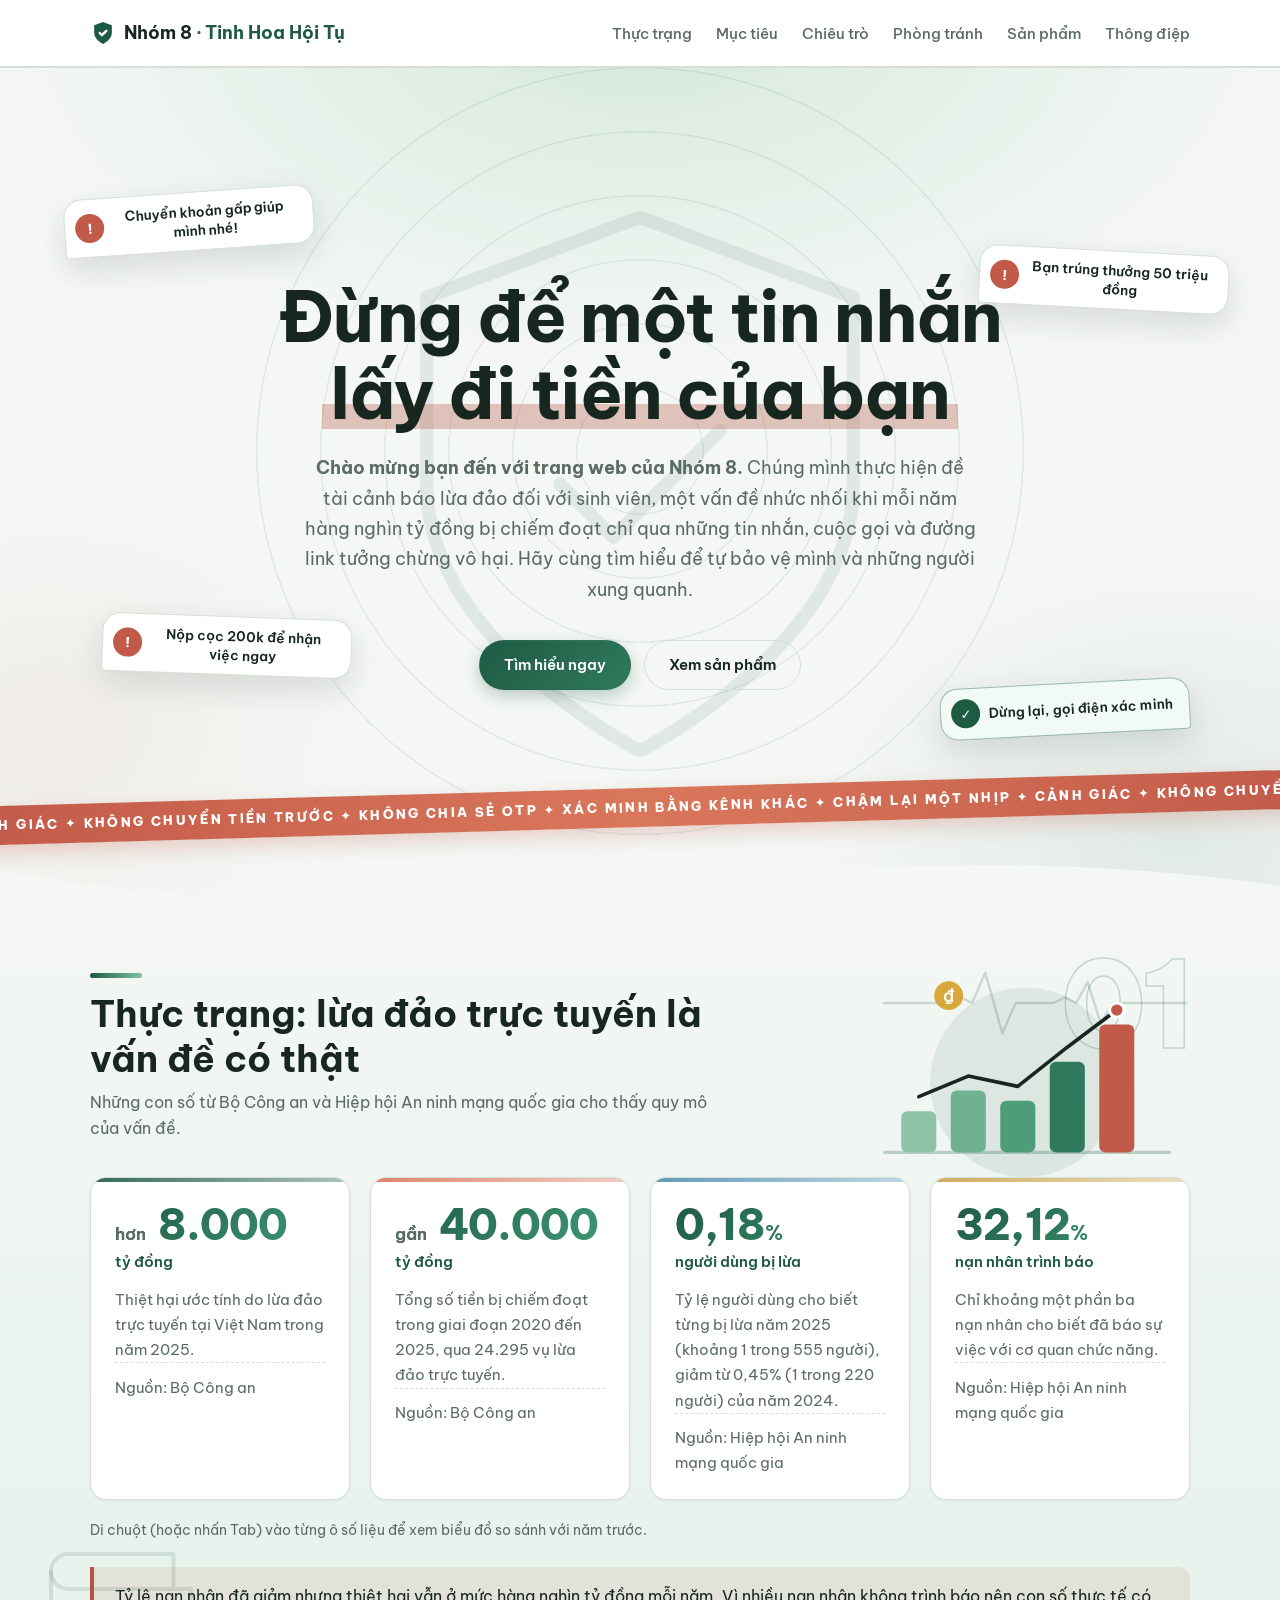
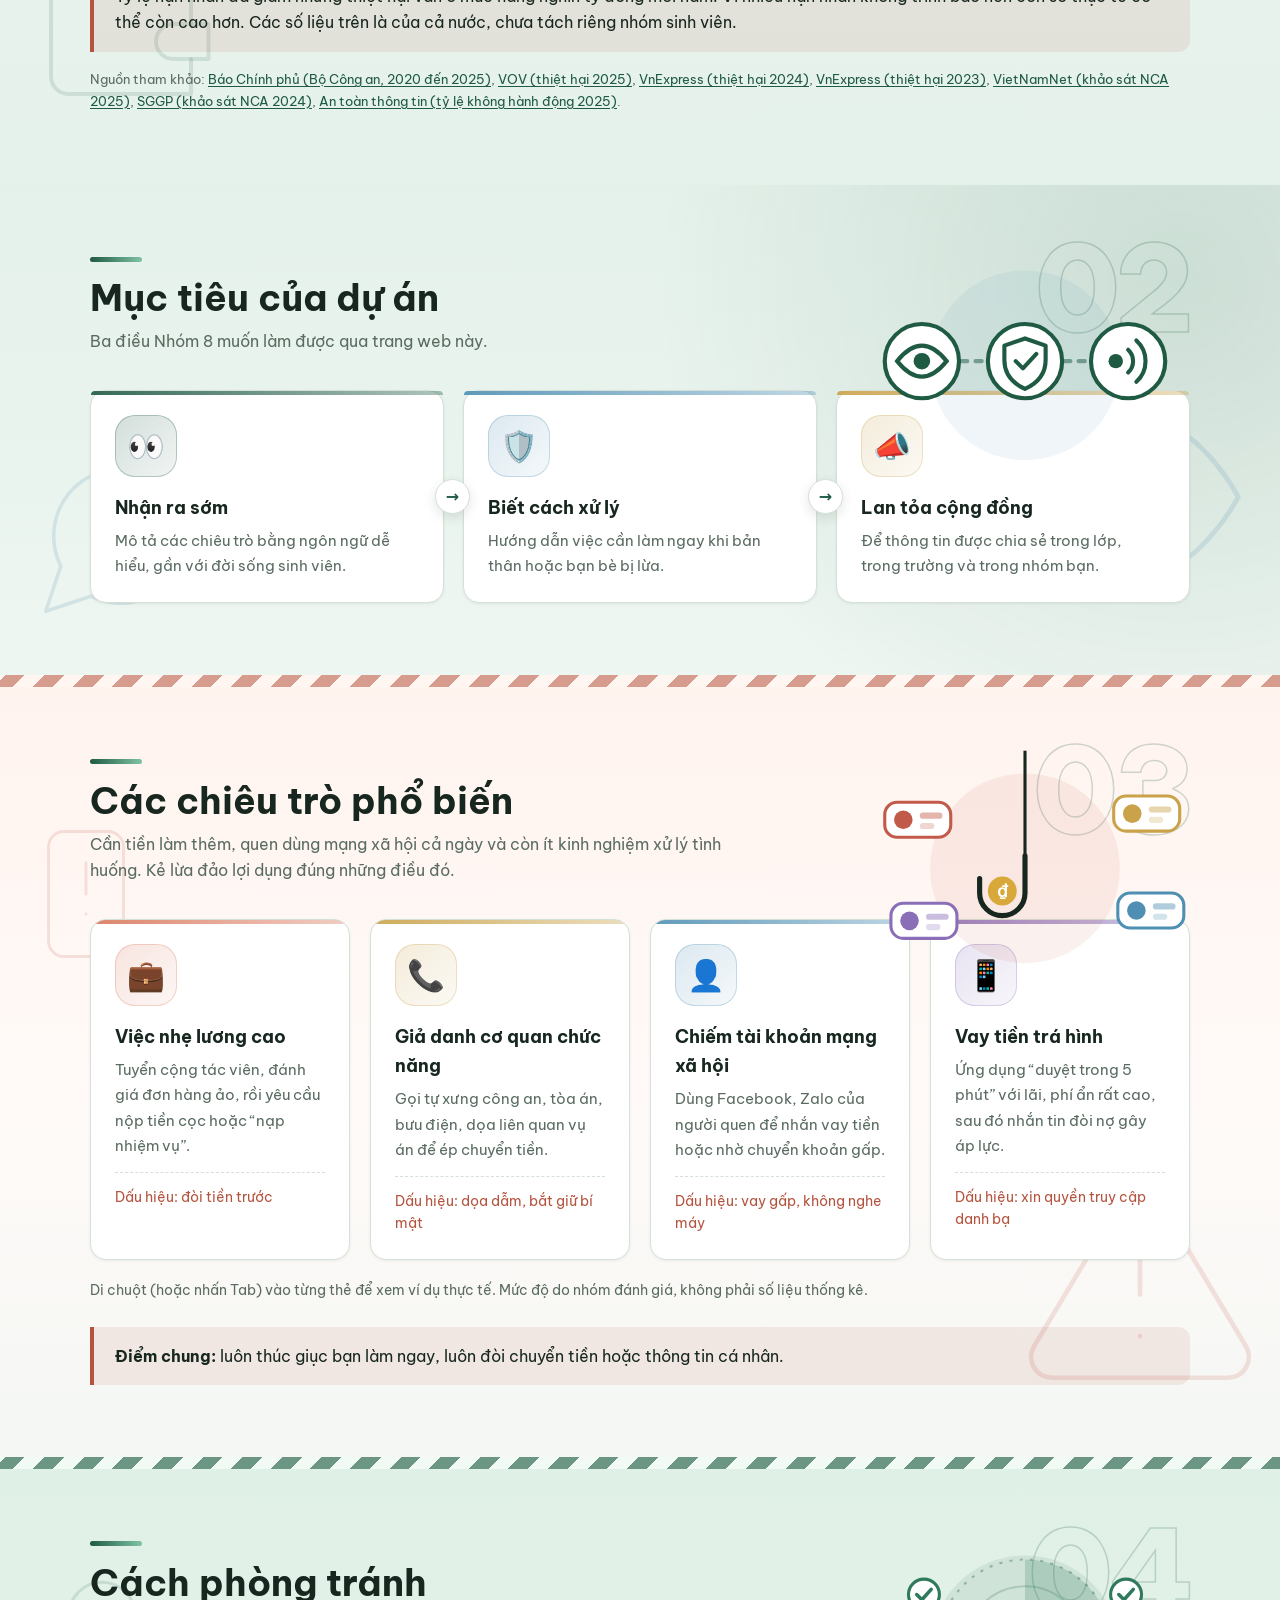
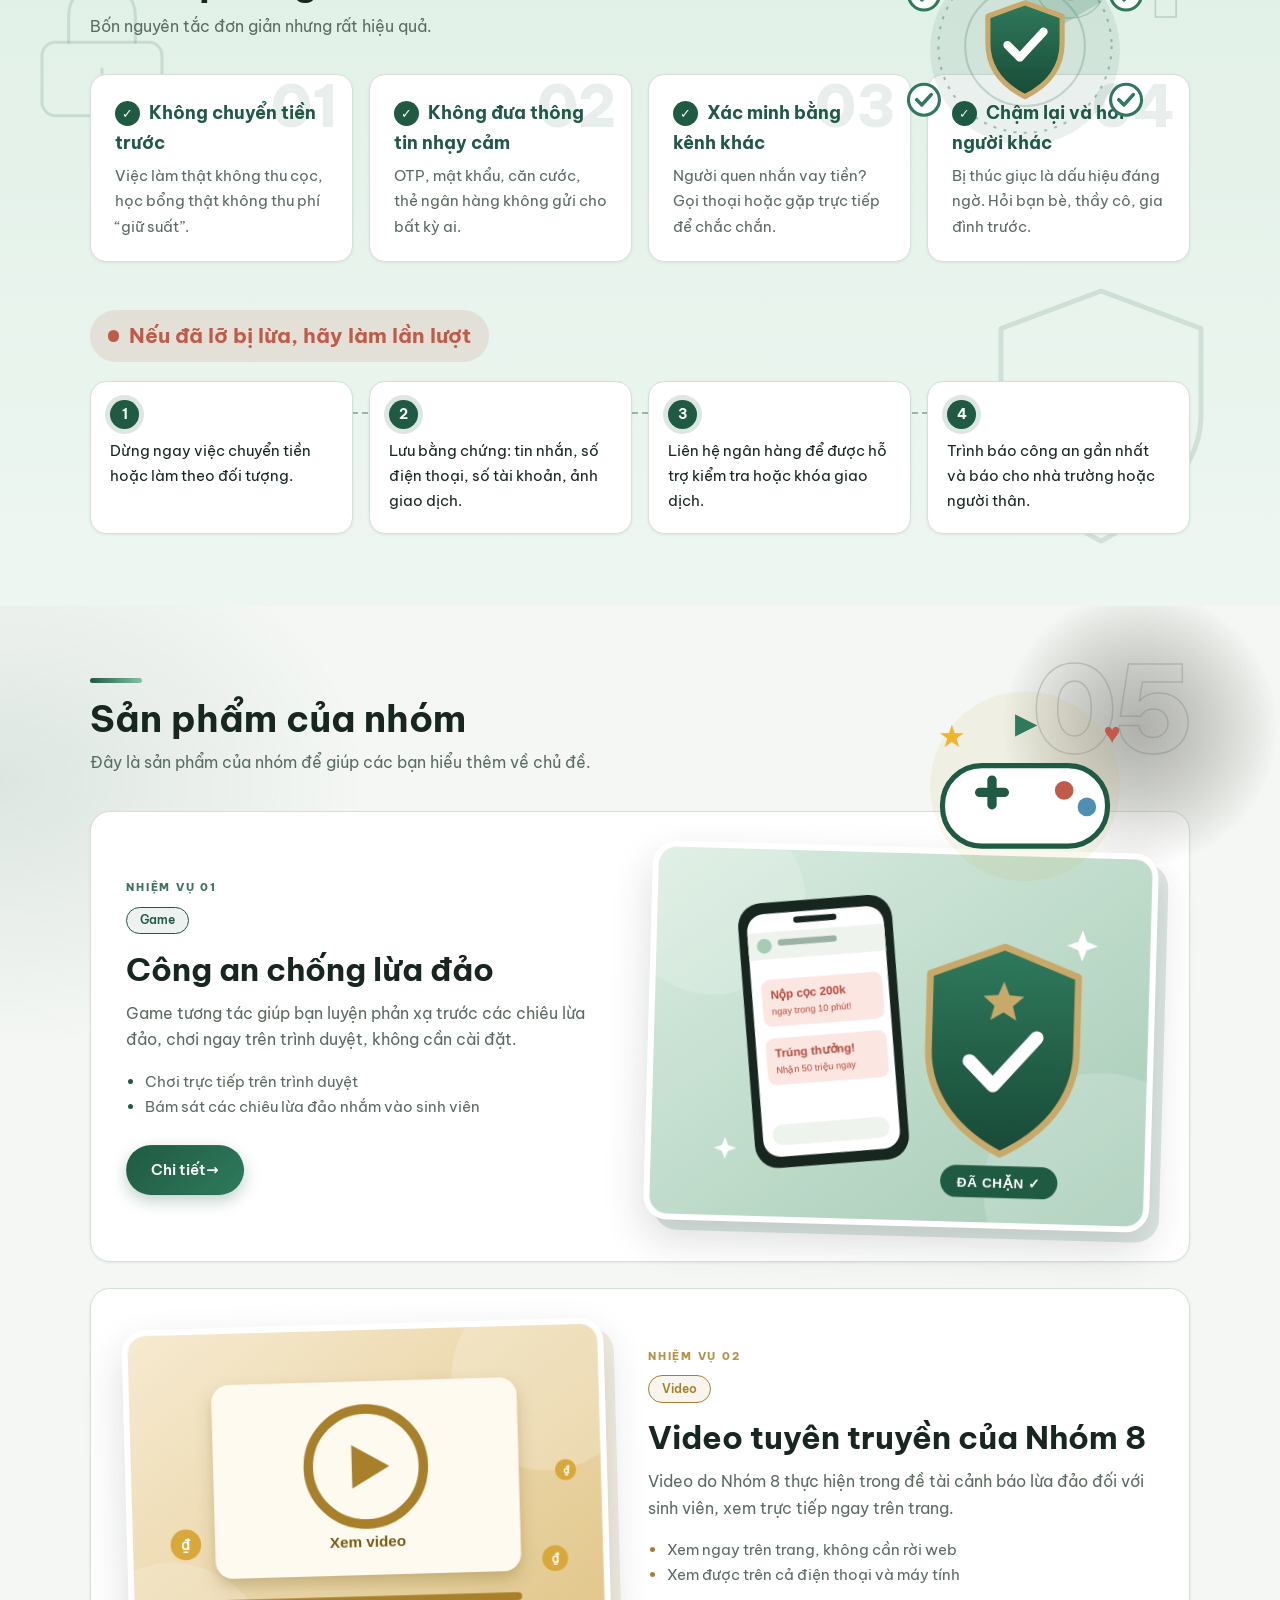
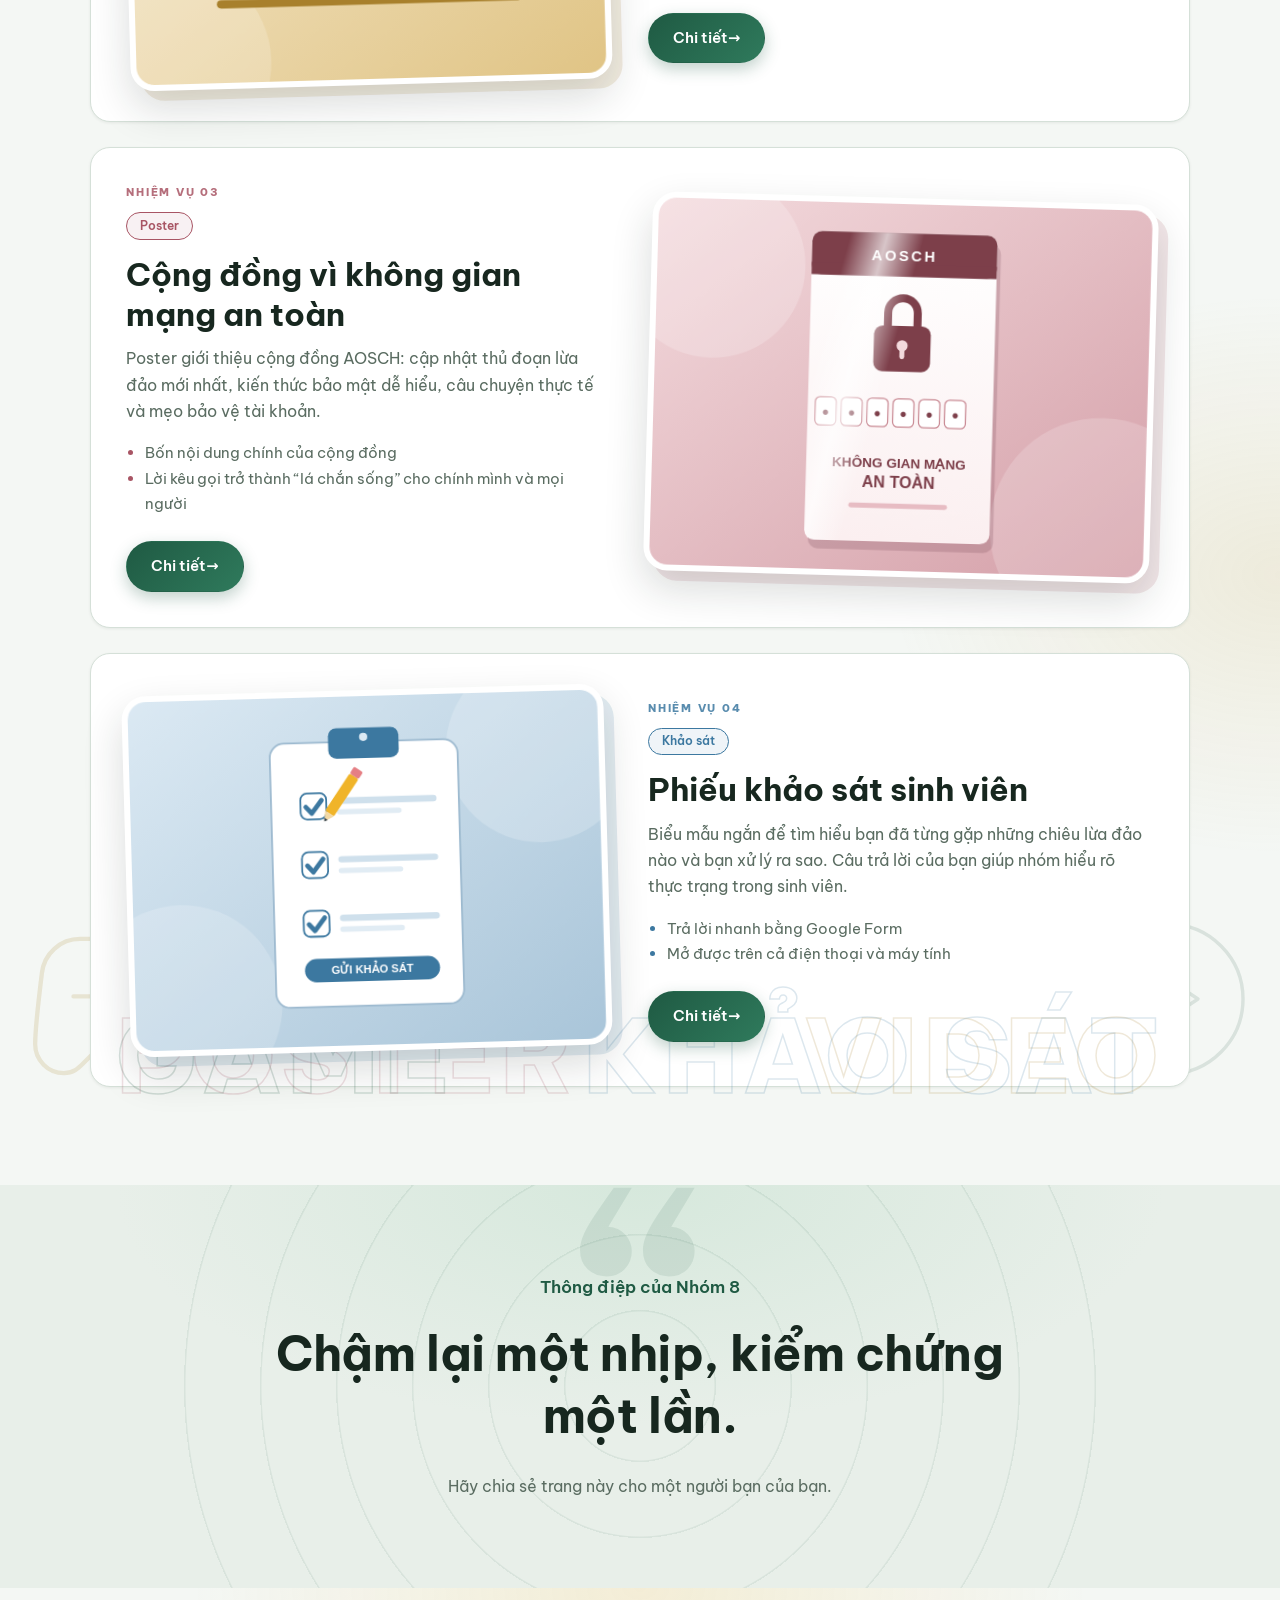
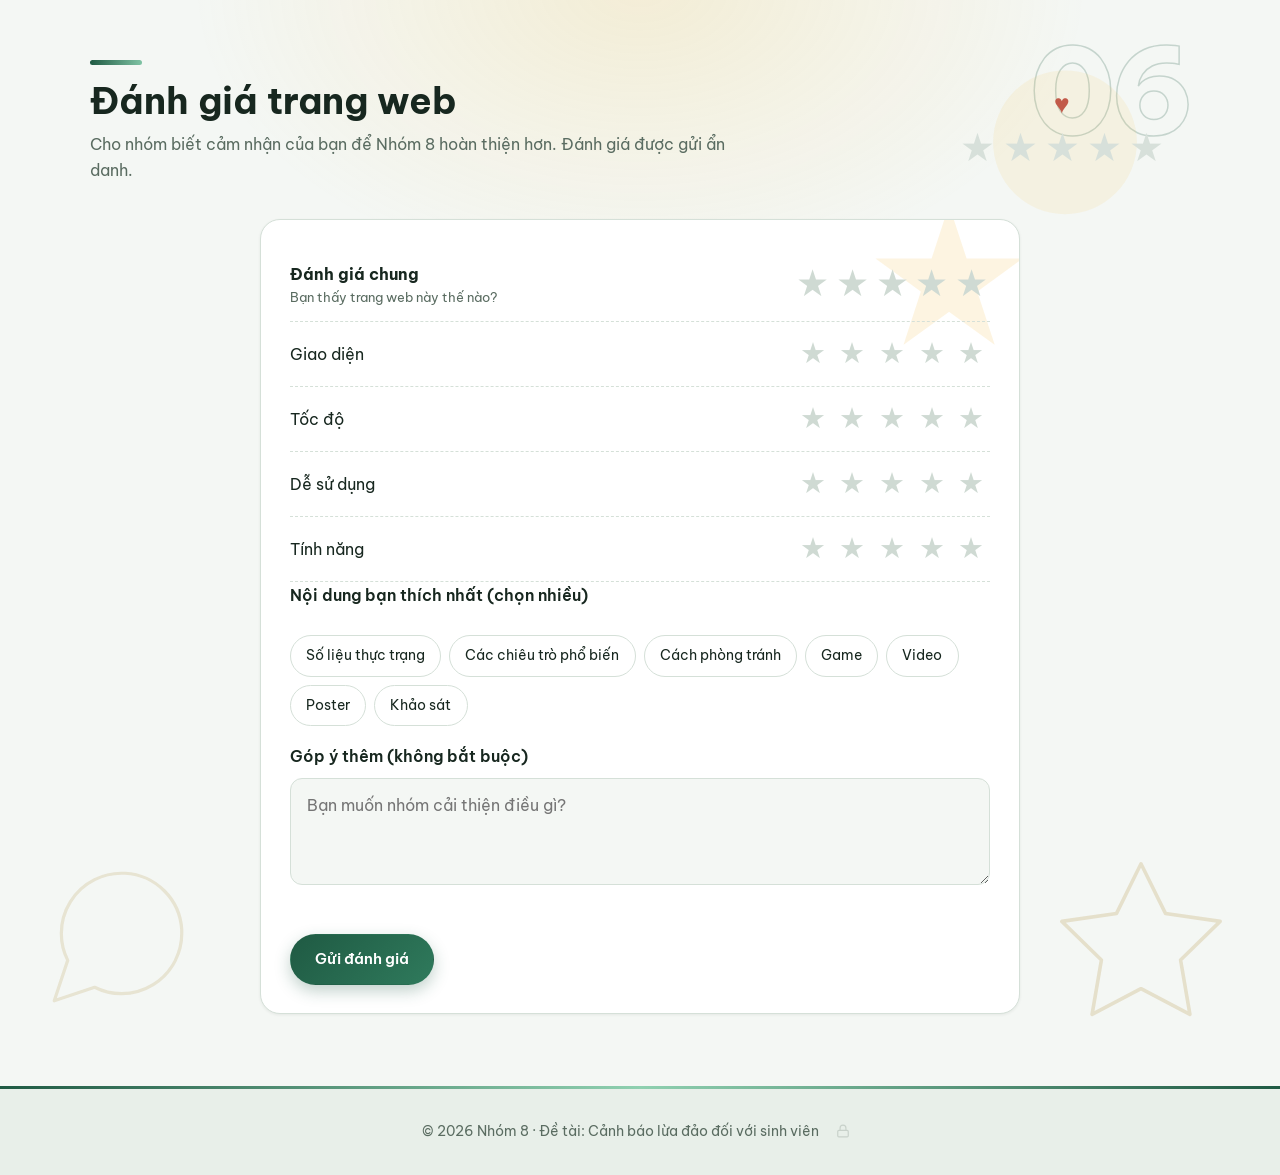
<file: index.html>
<!doctype html>
<html lang="vi">
  <head>
    <meta charset="UTF-8" />
    <meta name="viewport" content="width=device-width, initial-scale=1" />
    <title>Cảnh báo lừa đảo sinh viên · Nhóm 8</title>
    <meta
      name="description"
      content="Nhóm 8: thực trạng lừa đảo nhắm vào sinh viên, cách phòng tránh và các sản phẩm tuyên truyền."
    />
    <link rel="preconnect" href="https://fonts.googleapis.com" />
    <link rel="preconnect" href="https://fonts.gstatic.com" crossorigin />
    <link
      href="https://fonts.googleapis.com/css2?family=Be+Vietnam+Pro:wght@400;500;600;700&display=swap"
      rel="stylesheet"
    />
    <link rel="stylesheet" href="style.css" />
  </head>
  <body>
    <header class="site-header">
      <nav class="container nav" aria-label="Điều hướng chính">
        <a class="brand" href="#home">Nhóm 8 <span>· Tinh Hoa Hội Tụ</span></a>
        <ul>
          <li><a href="#thuc-trang">Thực trạng</a></li>
          <li><a href="#muc-tieu">Mục tiêu</a></li>
          <li><a href="#chieu-tro">Chiêu trò</a></li>
          <li><a href="#phong-tranh">Phòng tránh</a></li>
          <li><a href="#san-pham">Sản phẩm</a></li>
          <li><a href="#thong-diep">Thông điệp</a></li>
        </ul>
      </nav>
    </header>

    <main>
      <!-- HERO -->
      <section class="hero" id="home">
        <div class="hero-art" aria-hidden="true">
          <div class="bub bub1"><i>!</i>Chuyển khoản gấp giúp mình nhé!</div>
          <div class="bub bub2"><i>!</i>Bạn trúng thưởng 50 triệu đồng</div>
          <div class="bub bub3"><i>!</i>Nộp cọc 200k để nhận việc ngay</div>
          <div class="bub bub4 safe"><i>✓</i>Dừng lại, gọi điện xác minh</div>
        </div>
        <div class="hero-tape" aria-hidden="true">
          <div class="tape-track">
            <span
              >CẢNH GIÁC ✦ KHÔNG CHUYỂN TIỀN TRƯỚC ✦ KHÔNG CHIA SẺ OTP ✦ XÁC
              MINH BẰNG KÊNH KHÁC ✦ CHẬM LẠI MỘT NHỊP ✦ CẢNH GIÁC ✦ KHÔNG CHUYỂN
              TIỀN TRƯỚC ✦ KHÔNG CHIA SẺ OTP ✦ XÁC MINH BẰNG KÊNH KHÁC ✦ CHẬM
              LẠI MỘT NHỊP ✦ </span
            ><span
              >CẢNH GIÁC ✦ KHÔNG CHUYỂN TIỀN TRƯỚC ✦ KHÔNG CHIA SẺ OTP ✦ XÁC
              MINH BẰNG KÊNH KHÁC ✦ CHẬM LẠI MỘT NHỊP ✦ CẢNH GIÁC ✦ KHÔNG CHUYỂN
              TIỀN TRƯỚC ✦ KHÔNG CHIA SẺ OTP ✦ XÁC MINH BẰNG KÊNH KHÁC ✦ CHẬM
              LẠI MỘT NHỊP ✦
            </span>
          </div>
        </div>
        <div class="container hero-inner">
          <h1>Đừng để một tin nhắn <mark>lấy đi tiền của bạn</mark></h1>
          <p>
            <strong>Chào mừng bạn đến với trang web của Nhóm 8.</strong> Chúng
            mình thực hiện đề tài cảnh báo lừa đảo đối với sinh viên, một vấn đề
            nhức nhối khi mỗi năm hàng nghìn tỷ đồng bị chiếm đoạt chỉ qua những
            tin nhắn, cuộc gọi và đường link tưởng chừng vô hại. Hãy cùng tìm
            hiểu để tự bảo vệ mình và những người xung quanh.
          </p>
          <div class="hero-actions">
            <a class="btn" href="#thuc-trang">Tìm hiểu ngay</a>
            <a class="btn ghost" href="#san-pham">Xem sản phẩm</a>
          </div>
        </div>
      </section>

      <!-- 1. THỰC TRẠNG: số liệu thực tế -->
      <section class="section" id="thuc-trang">
        <div class="container">
          <svg
            class="sec-art sa-stats"
            viewBox="0 0 320 200"
            aria-hidden="true"
            focusable="false"
          >
            <circle
              cx="160"
              cy="104"
              r="92"
              fill="#1f5a43"
              fill-opacity=".09"
            />
            <line
              x1="24"
              y1="172"
              x2="300"
              y2="172"
              stroke="#1f5a43"
              stroke-opacity=".25"
              stroke-width="3"
              stroke-linecap="round"
            />
            <rect
              class="sa-b"
              style="--d: 0s"
              x="40"
              y="132"
              width="34"
              height="40"
              rx="6"
              fill="#8fc3a8"
            />
            <rect
              class="sa-b"
              style="--d: 0.15s"
              x="88"
              y="112"
              width="34"
              height="60"
              rx="6"
              fill="#6fb190"
            />
            <rect
              class="sa-b"
              style="--d: 0.3s"
              x="136"
              y="122"
              width="34"
              height="50"
              rx="6"
              fill="#4f9c7a"
            />
            <rect
              class="sa-b"
              style="--d: 0.45s"
              x="184"
              y="84"
              width="34"
              height="88"
              rx="6"
              fill="#2f7a5c"
            />
            <rect
              class="sa-b"
              style="--d: 0.6s"
              x="232"
              y="48"
              width="34"
              height="124"
              rx="6"
              fill="#c25a49"
            />
            <path
              class="sa-line"
              pathLength="1"
              d="M57 118L105 98 153 108 201 70 249 34"
              fill="none"
              stroke="#17271f"
              stroke-width="3.5"
              stroke-linecap="round"
              stroke-linejoin="round"
            />
            <circle
              class="a sa-dot"
              cx="249"
              cy="34"
              r="7"
              fill="#c25a49"
              stroke="#fff"
              stroke-width="3"
            />
            <g class="a sa-coin">
              <circle cx="86" cy="20" r="14" fill="#d9a83a" />
              <text
                x="86"
                y="26"
                text-anchor="middle"
                font-family="Segoe UI, Arial, sans-serif"
                font-size="16"
                font-weight="800"
                fill="#fff"
              >
                ₫
              </text>
            </g>
          </svg>
          <div class="section-head">
            <h2>Thực trạng: lừa đảo trực tuyến là vấn đề có thật</h2>
            <p>
              Những con số từ Bộ Công an và Hiệp hội An ninh mạng quốc gia cho
              thấy quy mô của vấn đề.
            </p>
          </div>
          <div class="risks" id="stats">
            <!-- 1. Thiệt hại -->
            <article class="tile risk" tabindex="0">
              <div class="risk-main">
                <div class="stat-num">
                  <small class="pre">hơn</small>
                  <span class="num" data-to="8000" data-dec="0">8.000</span>
                </div>
                <div class="stat-unit">tỷ đồng</div>
                <p class="stat-label">
                  Thiệt hại ước tính do lừa đảo trực tuyến tại Việt Nam trong
                  năm 2025.
                </p>
                <p class="stat-src">Nguồn: Bộ Công an</p>
              </div>
              <div class="risk-more">
                <div class="more-in">
                  <div class="chart">
                    <p class="chart-title">
                      Thiệt hại ước tính qua các năm (tỷ đồng)
                    </p>
                    <div class="bars">
                      <div class="bar-col">
                        <div class="bar-wrap">
                          <div class="bar-slot" style="--v: 75">
                            <span class="bar-label">8.000 đến 10.000</span>
                            <div class="bar-fill" style="--d: 0"></div>
                          </div>
                        </div>
                        <div class="bar-year">2023</div>
                      </div>
                      <div class="bar-col">
                        <div class="bar-wrap">
                          <div class="bar-slot" style="--v: 100">
                            <span class="bar-label">hơn 12.000</span>
                            <div class="bar-fill" style="--d: 1"></div>
                          </div>
                        </div>
                        <div class="bar-year">2024</div>
                      </div>
                      <div class="bar-col now">
                        <div class="bar-wrap">
                          <div class="bar-slot" style="--v: 66.7">
                            <span class="bar-label">hơn 8.000</span>
                            <div class="bar-fill" style="--d: 2"></div>
                          </div>
                        </div>
                        <div class="bar-year">2025</div>
                      </div>
                    </div>
                  </div>
                  <div class="insight">
                    <span class="delta"
                      >▼ Giảm khoảng một phần ba so với 2024</span
                    >
                    <p>
                      Thiệt hại năm 2025 thấp hơn năm 2024 nhưng vẫn ở mức hàng
                      nghìn tỷ đồng.
                    </p>
                    <p class="note">
                      Số liệu của Bộ Công an công bố ở các thời điểm khác nhau,
                      nên các cột chỉ mang tính tham khảo.
                    </p>
                  </div>
                </div>
              </div>
            </article>

            <!-- 2. Tổng 2020-2025 -->
            <article class="tile risk" tabindex="0">
              <div class="risk-main">
                <div class="stat-num">
                  <small class="pre">gần</small>
                  <span class="num" data-to="40000" data-dec="0">40.000</span>
                </div>
                <div class="stat-unit">tỷ đồng</div>
                <p class="stat-label">
                  Tổng số tiền bị chiếm đoạt trong giai đoạn 2020 đến 2025, qua
                  24.295 vụ lừa đảo trực tuyến.
                </p>
                <p class="stat-src">Nguồn: Bộ Công an</p>
              </div>
              <div class="risk-more">
                <div class="more-in">
                  <div class="chart">
                    <p class="chart-title">
                      Trung bình mỗi năm trong 6 năm (nhóm tự tính)
                    </p>
                    <div class="minis">
                      <div class="mini">
                        <b>≈ 4.000</b><span>vụ mỗi năm</span>
                      </div>
                      <div class="mini">
                        <b>≈ 6.700</b><span>tỷ đồng mỗi năm</span>
                      </div>
                      <div class="mini">
                        <b>≈ 1,6</b><span>tỷ đồng mỗi vụ</span>
                      </div>
                    </div>
                    <div class="hbars">
                      <div class="hbar">
                        <span
                          ><i>Trung bình 2020 đến 2025</i><b>≈ 6.700</b></span
                        >
                        <div class="hbar-track">
                          <div
                            class="hbar-fill"
                            style="--v: 83.4; --d: 0"
                          ></div>
                        </div>
                      </div>
                      <div class="hbar now">
                        <span><i>Năm 2025</i><b>hơn 8.000</b></span>
                        <div class="hbar-track">
                          <div class="hbar-fill" style="--v: 100; --d: 1"></div>
                        </div>
                      </div>
                    </div>
                  </div>
                  <div class="insight">
                    <span class="delta bad"
                      >▲ Năm 2025 cao hơn trung bình khoảng 20%</span
                    >
                    <p>
                      Dù giảm so với 2024, thiệt hại năm 2025 vẫn nằm trên mức
                      trung bình của cả giai đoạn.
                    </p>
                    <p class="note">
                      Tội phạm lừa đảo nói chung được ghi nhận giảm hơn 20%
                      trong năm 2025. Các số trung bình do nhóm tự tính từ tổng
                      số vụ và tổng thiệt hại.
                    </p>
                  </div>
                </div>
              </div>
            </article>

            <!-- 3. Tỷ lệ nạn nhân -->
            <article class="tile risk" tabindex="0">
              <div class="risk-main">
                <div class="stat-num">
                  <span class="num" data-to="0.18" data-dec="2">0,18</span
                  ><small>%</small>
                </div>
                <div class="stat-unit">người dùng bị lừa</div>
                <p class="stat-label">
                  Tỷ lệ người dùng cho biết từng bị lừa năm 2025 (khoảng 1 trong
                  555 người), giảm từ 0,45% (1 trong 220 người) của năm 2024.
                </p>
                <p class="stat-src">Nguồn: Hiệp hội An ninh mạng quốc gia</p>
              </div>
              <div class="risk-more">
                <div class="more-in">
                  <div class="chart">
                    <p class="chart-title">
                      Mỗi chấm là một người dùng, chấm đỏ là nạn nhân
                    </p>
                    <div class="dotsets">
                      <div class="dotset">
                        <h5>Năm 2024: cứ 220 người có 1 nạn nhân</h5>
                        <div class="dots" data-n="220" data-hit="96"></div>
                      </div>
                      <div class="dotset">
                        <h5>Năm 2025: cứ 555 người có 1 nạn nhân</h5>
                        <div class="dots" data-n="555" data-hit="301"></div>
                      </div>
                    </div>
                  </div>
                  <div class="insight">
                    <span class="delta">▼ Giảm khoảng 60% so với 2024</span>
                    <p>
                      Đây là lần đầu tiên sau nhiều năm tỷ lệ người dùng bị lừa
                      ghi nhận mức giảm.
                    </p>
                    <p class="note">
                      Số liệu từ khảo sát 60.300 người dùng cá nhân. Giảm không
                      có nghĩa là hết nguy cơ, vẫn cần cảnh giác.
                    </p>
                  </div>
                </div>
              </div>
            </article>

            <!-- 4. Tỷ lệ trình báo -->
            <article class="tile risk" tabindex="0">
              <div class="risk-main">
                <div class="stat-num">
                  <span class="num" data-to="32.12" data-dec="2">32,12</span
                  ><small>%</small>
                </div>
                <div class="stat-unit">nạn nhân trình báo</div>
                <p class="stat-label">
                  Chỉ khoảng một phần ba nạn nhân cho biết đã báo sự việc với cơ
                  quan chức năng.
                </p>
                <p class="stat-src">Nguồn: Hiệp hội An ninh mạng quốc gia</p>
              </div>
              <div class="risk-more">
                <div class="more-in">
                  <div class="chart">
                    <p class="chart-title">
                      Tỷ lệ nạn nhân báo cơ quan chức năng
                    </p>
                    <div class="rings">
                      <div class="ring-box">
                        <div
                          class="ring"
                          style="--v: 45.69; --c: #9db5a6"
                        ></div>
                        <div class="ring-val">45,69%</div>
                        <div class="ring-cap">Năm 2024</div>
                      </div>
                      <div class="ring-box">
                        <div
                          class="ring"
                          style="--v: 32.12; --c: var(--danger)"
                        ></div>
                        <div class="ring-val">32,12%</div>
                        <div class="ring-cap">Năm 2025</div>
                      </div>
                    </div>
                  </div>
                  <div class="insight">
                    <span class="delta bad">▼ Giảm 13,57 điểm phần trăm</span>
                    <p>
                      Không trình báo khiến cơ quan chức năng thiếu dữ liệu để
                      điều tra, xử lý và cảnh báo sớm cho cộng đồng.
                    </p>
                    <p class="note">
                      Năm 2025 còn có 12,03% nạn nhân chấp nhận mất tiền và
                      không làm gì thêm.
                    </p>
                  </div>
                </div>
              </div>
            </article>

            <div class="risk-hint" aria-hidden="true">
              Di chuột sang số liệu khác để so sánh
            </div>
          </div>
          <p class="hint">
            <span class="hint-hover"
              >Di chuột (hoặc nhấn Tab) vào từng ô số liệu để xem biểu đồ so
              sánh với năm trước.</span
            ><span class="hint-touch"
              >Chạm vào từng ô số liệu để xem biểu đồ so sánh với năm
              trước.</span
            >
          </p>
          <div class="callout">
            Tỷ lệ nạn nhân đã giảm nhưng thiệt hại vẫn ở mức hàng nghìn tỷ đồng
            mỗi năm. Vì nhiều nạn nhân không trình báo nên con số thực tế có thể
            còn cao hơn. Các số liệu trên là của cả nước, chưa tách riêng nhóm
            sinh viên.
          </div>
          <p class="sources">
            Nguồn tham khảo:
            <a
              href="https://baochinhphu.vn/toi-pham-mang-gay-thiet-hai-gan-40000-ty-dong-giai-doan-2020-2025-102251229175200352.htm"
              target="_blank"
              rel="noopener"
              >Báo Chính phủ (Bộ Công an, 2020 đến 2025)</a
            >,
            <a
              href="https://vov.vn/phap-luat/thiet-hai-tu-lua-dao-truc-tuyen-len-toi-8000-ty-dong-trong-nam-2025-post1286479.vov"
              target="_blank"
              rel="noopener"
              >VOV (thiệt hại 2025)</a
            >,
            <a
              href="https://vnexpress.net/lua-dao-mang-hinh-thanh-lang-nghe-gay-thiet-hai-12-000-ty-dong-4906410.html"
              target="_blank"
              rel="noopener"
              >VnExpress (thiệt hại 2024)</a
            >,
            <a
              href="https://vnexpress.net/nguoi-dan-bi-lua-dao-truc-tuyen-10-000-ty-dong-mot-nam-4758476.html"
              target="_blank"
              rel="noopener"
              >VnExpress (thiệt hại 2023)</a
            >,
            <a
              href="https://vietnamnet.vn/chi-32-12-nan-nhan-bi-lua-dao-truc-tuyen-co-bao-co-quan-chuc-nang-2479618.html"
              target="_blank"
              rel="noopener"
              >VietNamNet (khảo sát NCA 2025)</a
            >,
            <a
              href="https://www.sggp.org.vn/lua-dao-truc-tuyen-o-viet-nam-gay-thiet-hai-khoang-18900-ty-dong-post773272.html"
              target="_blank"
              rel="noopener"
              >SGGP (khảo sát NCA 2024)</a
            >,
            <a
              href="https://antoanthongtin.vn/tin/nguoi-dung-viet-nam-thiet-hai-hon-6000-ty-dong-do-lua-dao-truc-tuyen-trong-nam-2025"
              target="_blank"
              rel="noopener"
              >An toàn thông tin (tỷ lệ không hành động 2025)</a
            >.
          </p>
        </div>
      </section>

      <!-- 2. MỤC TIÊU NHÓM -->
      <section class="section alt" id="muc-tieu">
        <div class="container">
          <svg
            class="sec-art sa-goals"
            viewBox="0 0 320 200"
            aria-hidden="true"
            focusable="false"
          >
            <circle
              cx="160"
              cy="104"
              r="92"
              fill="#4f8fb3"
              fill-opacity=".09"
            />
            <path
              class="sa-flow"
              d="M98 100H122M198 100H222"
              stroke="#1f5a43"
              stroke-opacity=".5"
              stroke-width="4"
              stroke-dasharray="6 8"
              stroke-linecap="round"
            />
            <circle
              class="a sa-rip"
              cx="260"
              cy="100"
              r="36"
              fill="none"
              stroke="#1f5a43"
              stroke-width="3"
            />
            <circle
              class="a sa-rip r2"
              cx="260"
              cy="100"
              r="36"
              fill="none"
              stroke="#1f5a43"
              stroke-width="3"
            />
            <circle
              class="a sa-node"
              cx="60"
              cy="100"
              r="36"
              fill="#fff"
              stroke="#1f5a43"
              stroke-width="4"
            />
            <path
              d="M36 100q24-30 48 0q-24 30-48 0z"
              fill="none"
              stroke="#1f5a43"
              stroke-width="4"
            />
            <circle cx="60" cy="100" r="8" fill="#1f5a43" />
            <circle
              class="a sa-node n2"
              cx="160"
              cy="100"
              r="36"
              fill="#fff"
              stroke="#1f5a43"
              stroke-width="4"
            />
            <path
              d="M160 78l20 7v14c0 14-9 23-20 28-11-5-20-14-20-28V85z"
              fill="none"
              stroke="#1f5a43"
              stroke-width="4"
              stroke-linejoin="round"
            />
            <path
              d="M151 100l7 7 13-14"
              fill="none"
              stroke="#1f5a43"
              stroke-width="4"
              stroke-linecap="round"
              stroke-linejoin="round"
            />
            <circle
              class="a sa-node n3"
              cx="260"
              cy="100"
              r="36"
              fill="#fff"
              stroke="#1f5a43"
              stroke-width="4"
            />
            <circle cx="248" cy="100" r="7" fill="#1f5a43" />
            <path
              d="M260 89a15 15 0 0 1 0 22M268 80a27 27 0 0 1 0 40"
              fill="none"
              stroke="#1f5a43"
              stroke-width="4"
              stroke-linecap="round"
            />
          </svg>
          <div class="section-head">
            <h2>Mục tiêu của dự án</h2>
            <p>Ba điều Nhóm 8 muốn làm được qua trang web này.</p>
          </div>
          <div class="grid three">
            <article class="tile">
              <div class="icon" aria-hidden="true">👀</div>
              <h3>Nhận ra sớm</h3>
              <p>
                Mô tả các chiêu trò bằng ngôn ngữ dễ hiểu, gần với đời sống sinh
                viên.
              </p>
            </article>
            <article class="tile">
              <div class="icon" aria-hidden="true">🛡️</div>
              <h3>Biết cách xử lý</h3>
              <p>
                Hướng dẫn việc cần làm ngay khi bản thân hoặc bạn bè bị lừa.
              </p>
            </article>
            <article class="tile">
              <div class="icon" aria-hidden="true">📣</div>
              <h3>Lan tỏa cộng đồng</h3>
              <p>
                Để thông tin được chia sẻ trong lớp, trong trường và trong nhóm
                bạn.
              </p>
            </article>
          </div>
        </div>
      </section>

      <!-- 3. CÁC CHIÊU TRÒ PHỔ BIẾN -->
      <section class="section" id="chieu-tro">
        <div class="container">
          <svg
            class="sec-art sa-hook"
            viewBox="0 0 320 200"
            aria-hidden="true"
            focusable="false"
          >
            <circle
              cx="160"
              cy="104"
              r="92"
              fill="#c25a49"
              fill-opacity=".09"
            />
            <g class="sa-sway">
              <line
                x1="160"
                y1="-10"
                x2="160"
                y2="92"
                stroke="#17271f"
                stroke-width="3"
              />
              <path
                d="M160 92v36a22 22 0 0 1-44 0v-14"
                fill="none"
                stroke="#17271f"
                stroke-width="5"
                stroke-linecap="round"
              />
              <circle cx="138" cy="126" r="14" fill="#d9a83a" />
              <text
                x="138"
                y="132"
                text-anchor="middle"
                font-family="Segoe UI, Arial, sans-serif"
                font-size="16"
                font-weight="800"
                fill="#fff"
              >
                ₫
              </text>
            </g>
            <g class="a sa-pop" style="--d: 0s">
              <rect
                x="24"
                y="40"
                width="64"
                height="34"
                rx="12"
                fill="#fff"
                stroke="#c25a49"
                stroke-width="3"
              />
              <circle cx="42" cy="57" r="9" fill="#c25a49" />
              <rect
                x="58"
                y="50"
                width="22"
                height="6"
                rx="3"
                fill="#c25a49"
                fill-opacity=".45"
              />
              <rect
                x="58"
                y="60"
                width="14"
                height="6"
                rx="3"
                fill="#c25a49"
                fill-opacity=".25"
              />
            </g>
            <g class="a sa-pop" style="--d: 1.3s">
              <rect
                x="246"
                y="34"
                width="64"
                height="34"
                rx="12"
                fill="#fff"
                stroke="#c9a24a"
                stroke-width="3"
              />
              <circle cx="264" cy="51" r="9" fill="#c9a24a" />
              <rect
                x="280"
                y="44"
                width="22"
                height="6"
                rx="3"
                fill="#c9a24a"
                fill-opacity=".45"
              />
              <rect
                x="280"
                y="54"
                width="14"
                height="6"
                rx="3"
                fill="#c9a24a"
                fill-opacity=".25"
              />
            </g>
            <g class="a sa-pop" style="--d: 2.6s">
              <rect
                x="250"
                y="128"
                width="64"
                height="34"
                rx="12"
                fill="#fff"
                stroke="#4f8fb3"
                stroke-width="3"
              />
              <circle cx="268" cy="145" r="9" fill="#4f8fb3" />
              <rect
                x="284"
                y="138"
                width="22"
                height="6"
                rx="3"
                fill="#4f8fb3"
                fill-opacity=".45"
              />
              <rect
                x="284"
                y="148"
                width="14"
                height="6"
                rx="3"
                fill="#4f8fb3"
                fill-opacity=".25"
              />
            </g>
            <g class="a sa-pop" style="--d: 3.9s">
              <rect
                x="30"
                y="138"
                width="64"
                height="34"
                rx="12"
                fill="#fff"
                stroke="#8a6fb8"
                stroke-width="3"
              />
              <circle cx="48" cy="155" r="9" fill="#8a6fb8" />
              <rect
                x="64"
                y="148"
                width="22"
                height="6"
                rx="3"
                fill="#8a6fb8"
                fill-opacity=".45"
              />
              <rect
                x="64"
                y="158"
                width="14"
                height="6"
                rx="3"
                fill="#8a6fb8"
                fill-opacity=".25"
              />
            </g>
          </svg>
          <div class="section-head">
            <h2>Các chiêu trò phổ biến</h2>
            <p>
              Cần tiền làm thêm, quen dùng mạng xã hội cả ngày và còn ít kinh
              nghiệm xử lý tình huống. Kẻ lừa đảo lợi dụng đúng những điều đó.
            </p>
          </div>
          <div class="risks" id="risks">
            <article class="tile risk" tabindex="0">
              <div class="risk-main">
                <div class="icon" aria-hidden="true">💼</div>
                <h3>Việc nhẹ lương cao</h3>
                <p>
                  Tuyển cộng tác viên, đánh giá đơn hàng ảo, rồi yêu cầu nộp
                  tiền cọc hoặc “nạp nhiệm vụ”.
                </p>
                <div class="sign">Dấu hiệu: đòi tiền trước</div>
              </div>
              <div class="risk-more">
                <div class="more-in">
                  <div class="examples">
                    <p class="eg-title">Ví dụ hay gặp</p>
                    <ul class="quotes">
                      <li class="quote">
                        “Làm tại nhà, lương 500k mỗi ngày, chỉ cần nộp 200k tiền
                        cọc để nhận nhiệm vụ.”
                      </li>
                      <li class="quote">
                        “Chỉ cần thả tim, đánh giá sản phẩm, hoàn tiền gốc kèm
                        hoa hồng ngay trong 10 phút.”
                      </li>
                      <li class="quote">
                        “Bạn làm sai nhiệm vụ nên cần nạp thêm để mở khóa và rút
                        tiền.”
                      </li>
                    </ul>
                  </div>
                  <div class="stats">
                    <dl class="rating">
                      <dt>Mức độ nguy hiểm</dt>
                      <dd class="danger">
                        <span
                          class="meter"
                          role="img"
                          aria-label="Mức độ nguy hiểm 3 trên 5"
                          ><i class="on"></i><i class="on"></i><i class="on"></i
                          ><i></i><i></i
                        ></span>
                      </dd>
                      <dt>Mức độ phổ biến</dt>
                      <dd class="common">
                        <span
                          class="meter"
                          role="img"
                          aria-label="Mức độ phổ biến 5 trên 5"
                          ><i class="on"></i><i class="on"></i><i class="on"></i
                          ><i class="on"></i><i class="on"></i
                        ></span>
                      </dd>
                    </dl>
                    <p class="why-bad">
                      Mất tiền theo từng đợt: nạp lần đầu nhỏ, sau đó bị dụ nạp
                      thêm để “rút lại tiền”.
                    </p>
                  </div>
                </div>
              </div>
            </article>
            <article class="tile risk" tabindex="0">
              <div class="risk-main">
                <div class="icon" aria-hidden="true">📞</div>
                <h3>Giả danh cơ quan chức năng</h3>
                <p>
                  Gọi tự xưng công an, tòa án, bưu điện, dọa liên quan vụ án để
                  ép chuyển tiền.
                </p>
                <div class="sign">Dấu hiệu: dọa dẫm, bắt giữ bí mật</div>
              </div>
              <div class="risk-more">
                <div class="more-in">
                  <div class="examples">
                    <p class="eg-title">Ví dụ hay gặp</p>
                    <ul class="quotes">
                      <li class="quote">
                        “Bạn liên quan đường dây rửa tiền. Không được nói với ai
                        và phải chuyển tiền sang tài khoản an toàn.”
                      </li>
                      <li class="quote">
                        “Đây là bưu điện, bạn có kiện hàng vi phạm pháp luật,
                        hãy nghe máy làm việc với công an.”
                      </li>
                      <li class="quote">
                        “Hãy cài ứng dụng này để chúng tôi xác minh danh tính và
                        bảo vệ tài khoản của bạn.”
                      </li>
                    </ul>
                  </div>
                  <div class="stats">
                    <dl class="rating">
                      <dt>Mức độ nguy hiểm</dt>
                      <dd class="danger">
                        <span
                          class="meter"
                          role="img"
                          aria-label="Mức độ nguy hiểm 5 trên 5"
                          ><i class="on"></i><i class="on"></i><i class="on"></i
                          ><i class="on"></i><i class="on"></i
                        ></span>
                      </dd>
                      <dt>Mức độ phổ biến</dt>
                      <dd class="common">
                        <span
                          class="meter"
                          role="img"
                          aria-label="Mức độ phổ biến 3 trên 5"
                          ><i class="on"></i><i class="on"></i><i class="on"></i
                          ><i></i><i></i
                        ></span>
                      </dd>
                    </dl>
                    <p class="why-bad">
                      Đánh vào nỗi sợ nên nạn nhân dễ mất cả khoản lớn trong
                      thời gian rất ngắn.
                    </p>
                  </div>
                </div>
              </div>
            </article>
            <article class="tile risk" tabindex="0">
              <div class="risk-main">
                <div class="icon" aria-hidden="true">👤</div>
                <h3>Chiếm tài khoản mạng xã hội</h3>
                <p>
                  Dùng Facebook, Zalo của người quen để nhắn vay tiền hoặc nhờ
                  chuyển khoản gấp.
                </p>
                <div class="sign">Dấu hiệu: vay gấp, không nghe máy</div>
              </div>
              <div class="risk-more">
                <div class="more-in">
                  <div class="examples">
                    <p class="eg-title">Ví dụ hay gặp</p>
                    <ul class="quotes">
                      <li class="quote">
                        “Cho mình mượn 2 triệu gấp nha, tí chuyển lại. Mình đang
                        không gọi được.”
                      </li>
                      <li class="quote">
                        “Bạn ơi, có người đăng clip giống bạn này, xem thử đi”
                        kèm một đường link lạ.
                      </li>
                      <li class="quote">
                        “Mình nhập nhầm số tài khoản, bạn chuyển hộ mình qua số
                        này nhé, mình trả liền.”
                      </li>
                    </ul>
                  </div>
                  <div class="stats">
                    <dl class="rating">
                      <dt>Mức độ nguy hiểm</dt>
                      <dd class="danger">
                        <span
                          class="meter"
                          role="img"
                          aria-label="Mức độ nguy hiểm 3 trên 5"
                          ><i class="on"></i><i class="on"></i><i class="on"></i
                          ><i></i><i></i
                        ></span>
                      </dd>
                      <dt>Mức độ phổ biến</dt>
                      <dd class="common">
                        <span
                          class="meter"
                          role="img"
                          aria-label="Mức độ phổ biến 4 trên 5"
                          ><i class="on"></i><i class="on"></i><i class="on"></i
                          ><i class="on"></i><i></i
                        ></span>
                      </dd>
                    </dl>
                    <p class="why-bad">
                      Lợi dụng lòng tin giữa bạn bè nên rất dễ trúng nếu không
                      gọi xác minh.
                    </p>
                  </div>
                </div>
              </div>
            </article>
            <article class="tile risk" tabindex="0">
              <div class="risk-main">
                <div class="icon" aria-hidden="true">📱</div>
                <h3>Vay tiền trá hình</h3>
                <p>
                  Ứng dụng “duyệt trong 5 phút” với lãi, phí ẩn rất cao, sau đó
                  nhắn tin đòi nợ gây áp lực.
                </p>
                <div class="sign">Dấu hiệu: xin quyền truy cập danh bạ</div>
              </div>
              <div class="risk-more">
                <div class="more-in">
                  <div class="examples">
                    <p class="eg-title">Ví dụ hay gặp</p>
                    <ul class="quotes">
                      <li class="quote">
                        “Duyệt vay trong 5 phút, không cần thế chấp, chỉ cần cho
                        ứng dụng truy cập danh bạ.”
                      </li>
                      <li class="quote">
                        “Đóng phí hồ sơ 5% trước, chúng tôi sẽ giải ngân ngay
                        sau khi nhận được tiền.”
                      </li>
                      <li class="quote">
                        “Quá hạn một ngày, chúng tôi sẽ gửi thông tin của bạn
                        cho toàn bộ danh bạ.”
                      </li>
                    </ul>
                  </div>
                  <div class="stats">
                    <dl class="rating">
                      <dt>Mức độ nguy hiểm</dt>
                      <dd class="danger">
                        <span
                          class="meter"
                          role="img"
                          aria-label="Mức độ nguy hiểm 4 trên 5"
                          ><i class="on"></i><i class="on"></i><i class="on"></i
                          ><i class="on"></i><i></i
                        ></span>
                      </dd>
                      <dt>Mức độ phổ biến</dt>
                      <dd class="common">
                        <span
                          class="meter"
                          role="img"
                          aria-label="Mức độ phổ biến 3 trên 5"
                          ><i class="on"></i><i class="on"></i><i class="on"></i
                          ><i></i><i></i
                        ></span>
                      </dd>
                    </dl>
                    <p class="why-bad">
                      Nợ phình to rất nhanh, danh bạ bị dùng để quấy rối người
                      thân và bạn bè.
                    </p>
                  </div>
                </div>
              </div>
            </article>
            <div class="risk-hint" aria-hidden="true">
              Di chuột sang thẻ khác để xem tiếp
            </div>
          </div>
          <p class="hint">
            <span class="hint-hover"
              >Di chuột (hoặc nhấn Tab) vào từng thẻ để xem ví dụ thực tế.</span
            ><span class="hint-touch"
              >Chạm vào từng thẻ để xem ví dụ thực tế.</span
            >
            Mức độ do nhóm đánh giá, không phải số liệu thống kê.
          </p>
          <div class="callout">
            <strong>Điểm chung:</strong> luôn thúc giục bạn làm ngay, luôn đòi
            chuyển tiền hoặc thông tin cá nhân.
          </div>
        </div>
      </section>

      <!-- 4. PHÒNG TRÁNH & NẾU ĐÃ BỊ LỪA -->
      <section class="section alt" id="phong-tranh">
        <div class="container">
          <svg
            class="sec-art sa-safe"
            viewBox="0 0 320 200"
            aria-hidden="true"
            focusable="false"
          >
            <defs>
              <linearGradient id="sa-shg" x1="0" y1="0" x2="0" y2="1">
                <stop offset="0" stop-color="#2f7a5c" />
                <stop offset="1" stop-color="#184a37" />
              </linearGradient>
            </defs>
            <circle
              cx="160"
              cy="104"
              r="92"
              fill="#1f5a43"
              fill-opacity=".09"
            />
            <circle
              class="sa-spin"
              cx="160"
              cy="100"
              r="84"
              fill="none"
              stroke="#1f5a43"
              stroke-opacity=".35"
              stroke-width="2"
              stroke-dasharray="3 7"
            />
            <circle
              cx="160"
              cy="100"
              r="58"
              fill="none"
              stroke="#1f5a43"
              stroke-opacity=".2"
              stroke-width="2"
            />
            <path
              class="sa-sweep"
              d="M160 100L160 16A84 84 0 0 1 233 58Z"
              fill="#2f7a5c"
              fill-opacity=".22"
            />
            <path
              d="M160 58l36 13v26c0 26-16 42-36 52-20-10-36-26-36-52V71z"
              fill="url(#sa-shg)"
              stroke="#c9a96a"
              stroke-width="5"
              stroke-linejoin="round"
            />
            <path
              d="M143 99l12 12 23-25"
              fill="none"
              stroke="#fff"
              stroke-width="8"
              stroke-linecap="round"
              stroke-linejoin="round"
            />
            <g class="a sa-tick" style="--d: 0s">
              <circle
                cx="62"
                cy="50"
                r="15"
                fill="#fff"
                stroke="#2f7a5c"
                stroke-width="3"
              />
              <path
                d="M55 50l5 5 9-10"
                fill="none"
                stroke="#2f7a5c"
                stroke-width="3.5"
                stroke-linecap="round"
                stroke-linejoin="round"
              />
            </g>
            <g class="a sa-tick" style="--d: 0.8s">
              <circle
                cx="258"
                cy="50"
                r="15"
                fill="#fff"
                stroke="#2f7a5c"
                stroke-width="3"
              />
              <path
                d="M251 50l5 5 9-10"
                fill="none"
                stroke="#2f7a5c"
                stroke-width="3.5"
                stroke-linecap="round"
                stroke-linejoin="round"
              />
            </g>
            <g class="a sa-tick" style="--d: 1.6s">
              <circle
                cx="62"
                cy="152"
                r="15"
                fill="#fff"
                stroke="#2f7a5c"
                stroke-width="3"
              />
              <path
                d="M55 152l5 5 9-10"
                fill="none"
                stroke="#2f7a5c"
                stroke-width="3.5"
                stroke-linecap="round"
                stroke-linejoin="round"
              />
            </g>
            <g class="a sa-tick" style="--d: 2.4s">
              <circle
                cx="258"
                cy="152"
                r="15"
                fill="#fff"
                stroke="#2f7a5c"
                stroke-width="3"
              />
              <path
                d="M251 152l5 5 9-10"
                fill="none"
                stroke="#2f7a5c"
                stroke-width="3.5"
                stroke-linecap="round"
                stroke-linejoin="round"
              />
            </g>
          </svg>
          <div class="section-head">
            <h2>Cách phòng tránh</h2>
            <p>Bốn nguyên tắc đơn giản nhưng rất hiệu quả.</p>
          </div>
          <div class="rules">
            <div class="rule">
              <b>Không chuyển tiền trước</b>
              <p>
                Việc làm thật không thu cọc, học bổng thật không thu phí “giữ
                suất”.
              </p>
            </div>
            <div class="rule">
              <b>Không đưa thông tin nhạy cảm</b>
              <p>
                OTP, mật khẩu, căn cước, thẻ ngân hàng không gửi cho bất kỳ ai.
              </p>
            </div>
            <div class="rule">
              <b>Xác minh bằng kênh khác</b>
              <p>
                Người quen nhắn vay tiền? Gọi thoại hoặc gặp trực tiếp để chắc
                chắn.
              </p>
            </div>
            <div class="rule">
              <b>Chậm lại và hỏi người khác</b>
              <p>
                Bị thúc giục là dấu hiệu đáng ngờ. Hỏi bạn bè, thầy cô, gia đình
                trước.
              </p>
            </div>
          </div>
          <h3 class="steps-title">Nếu đã lỡ bị lừa, hãy làm lần lượt</h3>
          <ol class="steps">
            <li>Dừng ngay việc chuyển tiền hoặc làm theo đối tượng.</li>
            <li>
              Lưu bằng chứng: tin nhắn, số điện thoại, số tài khoản, ảnh giao
              dịch.
            </li>
            <li>
              Liên hệ ngân hàng để được hỗ trợ kiểm tra hoặc khóa giao dịch.
            </li>
            <li>
              Trình báo công an gần nhất và báo cho nhà trường hoặc người thân.
            </li>
          </ol>
        </div>
      </section>

      <!-- 4. SẢN PHẨM: mỗi sản phẩm 1 hàng lớn + 1 trang chi tiết riêng -->
      <section class="section" id="san-pham">
        <div class="container">
          <svg
            class="sec-art sa-pad"
            viewBox="0 0 320 200"
            aria-hidden="true"
            focusable="false"
          >
            <circle
              cx="160"
              cy="104"
              r="92"
              fill="#c9a24a"
              fill-opacity=".09"
            />
            <g class="a sa-padbody">
              <rect
                x="80"
                y="84"
                width="160"
                height="78"
                rx="38"
                fill="#fff"
                stroke="#1f5a43"
                stroke-width="5"
              />
              <path
                d="M116 110h24M128 98v24"
                stroke="#1f5a43"
                stroke-width="9"
                stroke-linecap="round"
              />
              <circle class="a sa-btn" cx="198" cy="108" r="9" fill="#c25a49" />
              <circle
                class="a sa-btn b2"
                cx="220"
                cy="124"
                r="9"
                fill="#4f8fb3"
              />
            </g>
            <text
              class="a sa-fl"
              style="--d: 0s"
              x="76"
              y="66"
              font-family="Segoe UI, Arial, sans-serif"
              font-size="30"
              fill="#f0b429"
            >
              ★
            </text>
            <text
              class="a sa-fl"
              style="--d: 1s"
              x="236"
              y="62"
              font-family="Segoe UI, Arial, sans-serif"
              font-size="28"
              fill="#c25a49"
            >
              ♥
            </text>
            <text
              class="a sa-fl"
              style="--d: 2s"
              x="150"
              y="52"
              font-family="Segoe UI, Arial, sans-serif"
              font-size="28"
              fill="#2f7a5c"
            >
              ▶
            </text>
          </svg>
          <div class="section-head">
            <h2>Sản phẩm của nhóm</h2>
            <p>Đây là sản phẩm của nhóm để giúp các bạn hiểu thêm về chủ đề.</p>
          </div>

          <article class="feature" data-label="GAME">
            <div class="feature-text">
              <span class="tag">Game</span>
              <h3>Công an chống lừa đảo</h3>
              <p>
                Game tương tác giúp bạn luyện phản xạ trước các chiêu lừa đảo,
                chơi ngay trên trình duyệt, không cần cài đặt.
              </p>
              <ul>
                <li>Chơi trực tiếp trên trình duyệt</li>
                <li>Bám sát các chiêu lừa đảo nhắm vào sinh viên</li>
              </ul>
              <a class="btn" href="game.html">Chi tiết</a>
            </div>
            <!-- Thay khối .thumb bằng ảnh thật: <img class="thumb" src="images/game.jpg" alt="Công an chống lừa đảo"> -->
            <div class="thumb thumb-art">
              <svg
                viewBox="0 0 800 600"
                preserveAspectRatio="xMidYMid slice"
                role="img"
                focusable="false"
                aria-label="Khiên công an chặn tin nhắn lừa đảo trên điện thoại"
              >
                <defs>
                  <linearGradient id="g-bg" x1="0" y1="0" x2="1" y2="1">
                    <stop offset="0" stop-color="#d9ece0" />
                    <stop offset="1" stop-color="#a6cbb6" />
                  </linearGradient>
                  <linearGradient id="g-sh" x1="0" y1="0" x2="0" y2="1">
                    <stop offset="0" stop-color="#2f7a5c" />
                    <stop offset="1" stop-color="#184a37" />
                  </linearGradient>
                  <filter
                    id="g-sd"
                    x="-20%"
                    y="-20%"
                    width="140%"
                    height="150%"
                  >
                    <feDropShadow
                      dx="0"
                      dy="14"
                      stdDeviation="14"
                      flood-color="#0e2a1f"
                      flood-opacity=".28"
                    />
                  </filter>
                </defs>
                <rect width="800" height="600" fill="url(#g-bg)" />
                <circle cx="90" cy="90" r="150" fill="#fff" opacity=".18" />
                <circle cx="730" cy="540" r="190" fill="#fff" opacity=".16" />
                <path
                  class="a spark s1"
                  d="M690 120l7 18 18 7-18 7-7 18-7-18-18-7 18-7z"
                  fill="#fff"
                />
                <path
                  class="a spark s2"
                  d="M120 470l5 13 13 5-13 5-5 13-5-13-13-5 13-5z"
                  fill="#fff"
                />
                <g transform="rotate(-6 275 300)">
                  <rect
                    x="150"
                    y="80"
                    width="250"
                    height="430"
                    rx="38"
                    fill="#17271f"
                  />
                  <rect
                    x="164"
                    y="98"
                    width="222"
                    height="394"
                    rx="28"
                    fill="#fff"
                  />
                  <rect
                    x="240"
                    y="106"
                    width="70"
                    height="10"
                    rx="5"
                    fill="#17271f"
                  />
                  <rect
                    x="164"
                    y="128"
                    width="222"
                    height="44"
                    fill="#eef3ee"
                  />
                  <circle cx="190" cy="150" r="12" fill="#a6cbb6" />
                  <rect
                    x="212"
                    y="141"
                    width="96"
                    height="10"
                    rx="5"
                    fill="#9bb3a4"
                  />
                  <g class="a g-m1">
                    <rect
                      x="180"
                      y="205"
                      width="196"
                      height="76"
                      rx="14"
                      fill="#fbe6e1"
                    />
                    <text
                      x="194"
                      y="236"
                      font-family="Segoe UI, Arial, sans-serif"
                      font-size="19"
                      font-weight="700"
                      fill="#b4483a"
                    >
                      Nộp cọc 200k
                    </text>
                    <text
                      x="194"
                      y="262"
                      font-family="Segoe UI, Arial, sans-serif"
                      font-size="15"
                      fill="#b4483a"
                    >
                      ngay trong 10 phút!
                    </text>
                  </g>
                  <g class="a g-m2">
                    <rect
                      x="180"
                      y="300"
                      width="196"
                      height="76"
                      rx="14"
                      fill="#fbe6e1"
                    />
                    <text
                      x="194"
                      y="331"
                      font-family="Segoe UI, Arial, sans-serif"
                      font-size="19"
                      font-weight="700"
                      fill="#b4483a"
                    >
                      Trúng thưởng!
                    </text>
                    <text
                      x="194"
                      y="357"
                      font-family="Segoe UI, Arial, sans-serif"
                      font-size="15"
                      fill="#b4483a"
                    >
                      Nhận 50 triệu ngay
                    </text>
                  </g>
                  <rect
                    x="180"
                    y="440"
                    width="190"
                    height="34"
                    rx="17"
                    fill="#eef3ee"
                  />
                </g>
                <g class="a g-shield">
                  <path
                    d="M565 150L685 196V318C685 398 630 454 565 486 500 454 445 398 445 318V196Z"
                    fill="url(#g-sh)"
                    stroke="#c9a96a"
                    stroke-width="11"
                    stroke-linejoin="round"
                  />
                  <polygon
                    points="565,206 574,228 598,230 580,246 586,269 565,256 544,269 550,246 532,230 556,228"
                    fill="#c9a96a"
                  />
                  <path
                    class="chk"
                    pathLength="1"
                    d="M512 336L551 375 620 296"
                    fill="none"
                    stroke="#fff"
                    stroke-width="22"
                    stroke-linecap="round"
                    stroke-linejoin="round"
                  />
                </g>
                <g class="a g-stamp">
                  <rect
                    x="470"
                    y="505"
                    width="190"
                    height="52"
                    rx="26"
                    fill="#1f5a43"
                  />
                  <text
                    x="565"
                    y="540"
                    text-anchor="middle"
                    font-family="Segoe UI, Arial, sans-serif"
                    font-size="22"
                    font-weight="800"
                    fill="#fff"
                    letter-spacing="1"
                  >
                    ĐÃ CHẶN ✓
                  </text>
                </g>
              </svg>
            </div>
          </article>

          <article class="feature reverse" data-label="VIDEO">
            <div class="feature-text">
              <span class="tag">Video</span>
              <h3>Video tuyên truyền của Nhóm 8</h3>
              <p>
                Video do Nhóm 8 thực hiện trong đề tài cảnh báo lừa đảo đối với
                sinh viên, xem trực tiếp ngay trên trang.
              </p>
              <ul>
                <li>Xem ngay trên trang, không cần rời web</li>
                <li>Xem được trên cả điện thoại và máy tính</li>
              </ul>
              <a class="btn" href="video.html">Chi tiết</a>
            </div>
            <div class="thumb thumb-art">
              <svg
                viewBox="0 0 800 600"
                preserveAspectRatio="xMidYMid slice"
                role="img"
                focusable="false"
                aria-label="Vòng sáng chạy quanh nút phát video"
              >
                <defs>
                  <linearGradient id="v-bg" x1="0" y1="0" x2="1" y2="1">
                    <stop offset="0" stop-color="#f6ead0" />
                    <stop offset="1" stop-color="#e0c485" />
                  </linearGradient>
                  <filter
                    id="v-sd"
                    x="-20%"
                    y="-20%"
                    width="140%"
                    height="150%"
                  >
                    <feDropShadow
                      dx="0"
                      dy="14"
                      stdDeviation="14"
                      flood-color="#5a420d"
                      flood-opacity=".25"
                    />
                  </filter>
                </defs>
                <rect width="800" height="600" fill="url(#v-bg)" />
                <circle cx="710" cy="90" r="160" fill="#fff" opacity=".2" />
                <circle cx="60" cy="560" r="170" fill="#fff" opacity=".18" />
                <rect
                  x="140"
                  y="90"
                  width="520"
                  height="330"
                  rx="30"
                  fill="#fffaf0"
                  filter="url(#v-sd)"
                />
                <circle
                  cx="400"
                  cy="235"
                  r="98"
                  fill="none"
                  stroke="#eadbb2"
                  stroke-width="16"
                />
                <circle
                  class="v-ring"
                  cx="400"
                  cy="235"
                  r="98"
                  fill="none"
                  stroke="#a8802c"
                  stroke-width="16"
                  stroke-linecap="round"
                  stroke-dasharray="616"
                  transform="rotate(-90 400 235)"
                />
                <polygon
                  class="a v-play"
                  points="376,198 376,272 440,235"
                  fill="#a8802c"
                />
                <text
                  x="400"
                  y="372"
                  text-anchor="middle"
                  font-family="Segoe UI, Arial, sans-serif"
                  font-size="26"
                  font-weight="800"
                  fill="#7a5a15"
                >
                  Xem video
                </text>
                <rect
                  x="140"
                  y="456"
                  width="520"
                  height="14"
                  rx="7"
                  fill="#f1e2b8"
                />
                <rect
                  class="a v-bar"
                  x="140"
                  y="456"
                  width="520"
                  height="14"
                  rx="7"
                  fill="#a8802c"
                />
                <g class="a v-coin c1">
                  <circle cx="90" cy="360" r="26" fill="#d9a83a" />
                  <text
                    x="90"
                    y="369"
                    text-anchor="middle"
                    font-family="Segoe UI, Arial, sans-serif"
                    font-size="24"
                    font-weight="800"
                    fill="#fff"
                  >
                    ₫
                  </text>
                </g>
                <g class="a v-coin c2">
                  <circle cx="718" cy="400" r="22" fill="#d9a83a" />
                  <text
                    x="718"
                    y="408"
                    text-anchor="middle"
                    font-family="Segoe UI, Arial, sans-serif"
                    font-size="20"
                    font-weight="800"
                    fill="#fff"
                  >
                    ₫
                  </text>
                </g>
                <g class="a v-coin c3">
                  <circle cx="740" cy="250" r="18" fill="#d9a83a" />
                  <text
                    x="740"
                    y="257"
                    text-anchor="middle"
                    font-family="Segoe UI, Arial, sans-serif"
                    font-size="17"
                    font-weight="800"
                    fill="#fff"
                  >
                    ₫
                  </text>
                </g>
              </svg>
            </div>
          </article>

          <article class="feature" data-label="POSTER">
            <div class="feature-text">
              <span class="tag">Poster</span>
              <h3>Cộng đồng vì không gian mạng an toàn</h3>
              <p>
                Poster giới thiệu cộng đồng AOSCH: cập nhật thủ đoạn lừa đảo mới
                nhất, kiến thức bảo mật dễ hiểu, câu chuyện thực tế và mẹo bảo
                vệ tài khoản.
              </p>
              <ul>
                <li>Bốn nội dung chính của cộng đồng</li>
                <li>
                  Lời kêu gọi trở thành “lá chắn sống” cho chính mình và mọi
                  người
                </li>
              </ul>
              <a class="btn" href="poster.html">Chi tiết</a>
            </div>
            <div class="thumb thumb-art">
              <svg
                viewBox="0 0 800 600"
                preserveAspectRatio="xMidYMid slice"
                role="img"
                focusable="false"
                aria-label="Poster về không gian mạng an toàn, ổ khóa đóng lại"
              >
                <defs>
                  <linearGradient id="p-bg" x1="0" y1="0" x2="1" y2="1">
                    <stop offset="0" stop-color="#f3dadd" />
                    <stop offset="1" stop-color="#d49fa8" />
                  </linearGradient>
                  <linearGradient id="p-card" x1="0" y1="0" x2="0" y2="1">
                    <stop offset="0" stop-color="#fff" />
                    <stop offset="1" stop-color="#fbeff0" />
                  </linearGradient>
                  <linearGradient id="p-shine" x1="0" y1="0" x2="1" y2="0">
                    <stop offset="0" stop-color="#fff" stop-opacity="0" />
                    <stop offset=".5" stop-color="#fff" stop-opacity=".7" />
                    <stop offset="1" stop-color="#fff" stop-opacity="0" />
                  </linearGradient>
                  <clipPath id="p-clip">
                    <rect x="250" y="50" width="300" height="500" rx="16" />
                  </clipPath>
                </defs>
                <rect width="800" height="600" fill="url(#p-bg)" />
                <circle cx="90" cy="110" r="150" fill="#fff" opacity=".2" />
                <circle cx="730" cy="520" r="180" fill="#fff" opacity=".18" />
                <g class="a p-card">
                  <rect
                    x="256"
                    y="64"
                    width="300"
                    height="500"
                    rx="16"
                    fill="#4a1d2c"
                    opacity=".16"
                  />
                  <rect
                    x="250"
                    y="50"
                    width="300"
                    height="500"
                    rx="16"
                    fill="url(#p-card)"
                  />
                  <rect
                    x="250"
                    y="50"
                    width="300"
                    height="70"
                    rx="16"
                    fill="#7d3f4a"
                  />
                  <rect
                    x="250"
                    y="100"
                    width="300"
                    height="20"
                    fill="#7d3f4a"
                  />
                  <text
                    x="400"
                    y="95"
                    text-anchor="middle"
                    font-family="Segoe UI, Arial, sans-serif"
                    font-size="24"
                    font-weight="800"
                    fill="#fff"
                    letter-spacing="4"
                  >
                    AOSCH
                  </text>
                  <g class="p-shackle">
                    <path
                      d="M376 205v-26a24 24 0 0 1 48 0v26"
                      fill="none"
                      stroke="#7d3f4a"
                      stroke-width="13"
                      stroke-linecap="round"
                    />
                  </g>
                  <rect
                    x="354"
                    y="200"
                    width="92"
                    height="74"
                    rx="14"
                    fill="#7d3f4a"
                  />
                  <circle cx="400" cy="232" r="9" fill="#f3dadd" />
                  <rect
                    x="396"
                    y="236"
                    width="8"
                    height="18"
                    rx="4"
                    fill="#f3dadd"
                  />
                  <rect
                    x="262"
                    y="318"
                    width="34"
                    height="46"
                    rx="8"
                    fill="#fff"
                    stroke="#c98a94"
                    stroke-width="2"
                  />
                  <text
                    class="dg"
                    x="279"
                    y="350"
                    text-anchor="middle"
                    font-family="Segoe UI, Arial, sans-serif"
                    font-size="24"
                    font-weight="700"
                    fill="#7d3f4a"
                  >
                    4
                  </text>
                  <text
                    class="dt"
                    x="279"
                    y="352"
                    text-anchor="middle"
                    font-family="Segoe UI, Arial, sans-serif"
                    font-size="30"
                    font-weight="800"
                    fill="#7d3f4a"
                  >
                    •
                  </text>
                  <rect
                    x="304"
                    y="318"
                    width="34"
                    height="46"
                    rx="8"
                    fill="#fff"
                    stroke="#c98a94"
                    stroke-width="2"
                  />
                  <text
                    class="dg"
                    x="321"
                    y="350"
                    text-anchor="middle"
                    font-family="Segoe UI, Arial, sans-serif"
                    font-size="24"
                    font-weight="700"
                    fill="#7d3f4a"
                  >
                    8
                  </text>
                  <text
                    class="dt"
                    x="321"
                    y="352"
                    text-anchor="middle"
                    font-family="Segoe UI, Arial, sans-serif"
                    font-size="30"
                    font-weight="800"
                    fill="#7d3f4a"
                  >
                    •
                  </text>
                  <rect
                    x="346"
                    y="318"
                    width="34"
                    height="46"
                    rx="8"
                    fill="#fff"
                    stroke="#c98a94"
                    stroke-width="2"
                  />
                  <text
                    class="dg"
                    x="363"
                    y="350"
                    text-anchor="middle"
                    font-family="Segoe UI, Arial, sans-serif"
                    font-size="24"
                    font-weight="700"
                    fill="#7d3f4a"
                  >
                    2
                  </text>
                  <text
                    class="dt"
                    x="363"
                    y="352"
                    text-anchor="middle"
                    font-family="Segoe UI, Arial, sans-serif"
                    font-size="30"
                    font-weight="800"
                    fill="#7d3f4a"
                  >
                    •
                  </text>
                  <rect
                    x="388"
                    y="318"
                    width="34"
                    height="46"
                    rx="8"
                    fill="#fff"
                    stroke="#c98a94"
                    stroke-width="2"
                  />
                  <text
                    class="dg"
                    x="405"
                    y="350"
                    text-anchor="middle"
                    font-family="Segoe UI, Arial, sans-serif"
                    font-size="24"
                    font-weight="700"
                    fill="#7d3f4a"
                  >
                    9
                  </text>
                  <text
                    class="dt"
                    x="405"
                    y="352"
                    text-anchor="middle"
                    font-family="Segoe UI, Arial, sans-serif"
                    font-size="30"
                    font-weight="800"
                    fill="#7d3f4a"
                  >
                    •
                  </text>
                  <rect
                    x="430"
                    y="318"
                    width="34"
                    height="46"
                    rx="8"
                    fill="#fff"
                    stroke="#c98a94"
                    stroke-width="2"
                  />
                  <text
                    class="dg"
                    x="447"
                    y="350"
                    text-anchor="middle"
                    font-family="Segoe UI, Arial, sans-serif"
                    font-size="24"
                    font-weight="700"
                    fill="#7d3f4a"
                  >
                    1
                  </text>
                  <text
                    class="dt"
                    x="447"
                    y="352"
                    text-anchor="middle"
                    font-family="Segoe UI, Arial, sans-serif"
                    font-size="30"
                    font-weight="800"
                    fill="#7d3f4a"
                  >
                    •
                  </text>
                  <rect
                    x="472"
                    y="318"
                    width="34"
                    height="46"
                    rx="8"
                    fill="#fff"
                    stroke="#c98a94"
                    stroke-width="2"
                  />
                  <text
                    class="dg"
                    x="489"
                    y="350"
                    text-anchor="middle"
                    font-family="Segoe UI, Arial, sans-serif"
                    font-size="24"
                    font-weight="700"
                    fill="#7d3f4a"
                  >
                    7
                  </text>
                  <text
                    class="dt"
                    x="489"
                    y="352"
                    text-anchor="middle"
                    font-family="Segoe UI, Arial, sans-serif"
                    font-size="30"
                    font-weight="800"
                    fill="#7d3f4a"
                  >
                    •
                  </text>
                  <text
                    x="400"
                    y="430"
                    text-anchor="middle"
                    font-family="Segoe UI, Arial, sans-serif"
                    font-size="22"
                    font-weight="800"
                    fill="#7d3f4a"
                  >
                    KHÔNG GIAN MẠNG
                  </text>
                  <text
                    x="400"
                    y="462"
                    text-anchor="middle"
                    font-family="Segoe UI, Arial, sans-serif"
                    font-size="26"
                    font-weight="800"
                    fill="#7d3f4a"
                  >
                    AN TOÀN
                  </text>
                  <rect
                    x="320"
                    y="488"
                    width="160"
                    height="8"
                    rx="4"
                    fill="#e7bcc3"
                  />
                  <g clip-path="url(#p-clip)">
                    <rect
                      class="a p-shine"
                      x="250"
                      y="40"
                      width="120"
                      height="520"
                      fill="url(#p-shine)"
                      transform="skewX(-14)"
                    />
                  </g>
                </g>
              </svg>
            </div>
          </article>

          <article class="feature reverse" data-label="KHẢO SÁT">
            <div class="feature-text">
              <span class="tag">Khảo sát</span>
              <h3>Phiếu khảo sát sinh viên</h3>
              <p>
                Biểu mẫu ngắn để tìm hiểu bạn đã từng gặp những chiêu lừa đảo
                nào và bạn xử lý ra sao. Câu trả lời của bạn giúp nhóm hiểu rõ
                thực trạng trong sinh viên.
              </p>
              <ul>
                <li>Trả lời nhanh bằng Google Form</li>
                <li>Mở được trên cả điện thoại và máy tính</li>
              </ul>
              <a class="btn" href="khao-sat.html">Chi tiết</a>
            </div>
            <div class="thumb thumb-art">
              <svg
                viewBox="0 0 800 600"
                preserveAspectRatio="xMidYMid slice"
                role="img"
                focusable="false"
                aria-label="Bảng khảo sát được tích chọn từng mục"
              >
                <defs>
                  <linearGradient id="s-bg" x1="0" y1="0" x2="1" y2="1">
                    <stop offset="0" stop-color="#dbe9f3" />
                    <stop offset="1" stop-color="#a9c5d9" />
                  </linearGradient>
                  <filter
                    id="s-sd"
                    x="-20%"
                    y="-10%"
                    width="140%"
                    height="130%"
                  >
                    <feDropShadow
                      dx="0"
                      dy="16"
                      stdDeviation="16"
                      flood-color="#12344a"
                      flood-opacity=".28"
                    />
                  </filter>
                </defs>
                <rect width="800" height="600" fill="url(#s-bg)" />
                <circle cx="700" cy="100" r="160" fill="#fff" opacity=".2" />
                <circle cx="80" cy="520" r="170" fill="#fff" opacity=".18" />
                <g>
                  <rect
                    x="240"
                    y="80"
                    width="320"
                    height="450"
                    rx="24"
                    fill="#fff"
                    stroke="#9cb9cf"
                    stroke-width="3"
                  />
                  <rect
                    x="340"
                    y="56"
                    width="120"
                    height="52"
                    rx="14"
                    fill="#3c78a0"
                  />
                  <circle cx="400" cy="72" r="7" fill="#dbe9f3" />
                  <rect
                    x="290"
                    y="166"
                    width="44"
                    height="44"
                    rx="11"
                    fill="#fff"
                    stroke="#3c78a0"
                    stroke-width="3"
                  />
                  <path
                    class="chk c1"
                    pathLength="1"
                    d="M299 189l10 11 17-22"
                    fill="none"
                    stroke="#3c78a0"
                    stroke-width="8"
                    stroke-linecap="round"
                    stroke-linejoin="round"
                  />
                  <rect
                    x="352"
                    y="174"
                    width="170"
                    height="11"
                    rx="5.5"
                    fill="#cfe0ec"
                  />
                  <rect
                    x="352"
                    y="194"
                    width="110"
                    height="9"
                    rx="4.5"
                    fill="#e1ecf4"
                  />
                  <rect
                    x="290"
                    y="266"
                    width="44"
                    height="44"
                    rx="11"
                    fill="#fff"
                    stroke="#3c78a0"
                    stroke-width="3"
                  />
                  <path
                    class="chk c2"
                    pathLength="1"
                    d="M299 289l10 11 17-22"
                    fill="none"
                    stroke="#3c78a0"
                    stroke-width="8"
                    stroke-linecap="round"
                    stroke-linejoin="round"
                  />
                  <rect
                    x="352"
                    y="274"
                    width="170"
                    height="11"
                    rx="5.5"
                    fill="#cfe0ec"
                  />
                  <rect
                    x="352"
                    y="294"
                    width="110"
                    height="9"
                    rx="4.5"
                    fill="#e1ecf4"
                  />
                  <rect
                    x="290"
                    y="366"
                    width="44"
                    height="44"
                    rx="11"
                    fill="#fff"
                    stroke="#3c78a0"
                    stroke-width="3"
                  />
                  <path
                    class="chk c3"
                    pathLength="1"
                    d="M299 389l10 11 17-22"
                    fill="none"
                    stroke="#3c78a0"
                    stroke-width="8"
                    stroke-linecap="round"
                    stroke-linejoin="round"
                  />
                  <rect
                    x="352"
                    y="374"
                    width="170"
                    height="11"
                    rx="5.5"
                    fill="#cfe0ec"
                  />
                  <rect
                    x="352"
                    y="394"
                    width="110"
                    height="9"
                    rx="4.5"
                    fill="#e1ecf4"
                  />
                  <rect
                    x="290"
                    y="448"
                    width="230"
                    height="40"
                    rx="20"
                    fill="#3c78a0"
                  />
                  <text
                    x="405"
                    y="475"
                    text-anchor="middle"
                    font-family="Segoe UI, Arial, sans-serif"
                    font-size="19"
                    font-weight="800"
                    fill="#fff"
                  >
                    GỬI KHẢO SÁT
                  </text>
                </g>
                <g class="s-pencil">
                  <g transform="rotate(35)">
                    <rect
                      x="-9"
                      y="-92"
                      width="18"
                      height="76"
                      rx="3"
                      fill="#f0b429"
                    />
                    <polygon points="-9,-16 9,-16 0,0" fill="#f3d9a4" />
                    <polygon points="-3.5,-5 3.5,-5 0,0" fill="#33414a" />
                    <rect
                      x="-9"
                      y="-106"
                      width="18"
                      height="14"
                      rx="3"
                      fill="#e57f84"
                    />
                  </g>
                </g>
              </svg>
            </div>
          </article>
        </div>
      </section>

      <!-- 5. THÔNG ĐIỆP -->
      <section class="message" id="thong-diep">
        <div class="msg-fx" aria-hidden="true">
          <i style="left: 6%; --d: 11s; --w: -2s">✦</i
          ><i style="left: 15%; --d: 9s; --w: -6s">◆</i
          ><i style="left: 26%; --d: 13s; --w: -4s">✓</i
          ><i style="left: 38%; --d: 10s; --w: -8s">✧</i
          ><i style="left: 52%; --d: 12s; --w: -1s">★</i
          ><i style="left: 63%; --d: 9.5s; --w: -5s">✦</i
          ><i style="left: 74%; --d: 11.5s; --w: -9s">✓</i
          ><i style="left: 84%; --d: 10s; --w: -3s">◆</i
          ><i style="left: 93%; --d: 12.5s; --w: -7s">✧</i>
        </div>
        <div class="container">
          <h2>Thông điệp của Nhóm 8</h2>
          <blockquote>Chậm lại một nhịp, kiểm chứng một lần.</blockquote>
          <p>Hãy chia sẻ trang này cho một người bạn của bạn.</p>
        </div>
      </section>

      <!-- 6. ĐÁNH GIÁ TRANG WEB -->
      <section class="section" id="danh-gia">
        <div class="container">
          <svg
            class="sec-art sa-rate"
            viewBox="0 0 320 200"
            aria-hidden="true"
            focusable="false"
          >
            <circle
              cx="160"
              cy="104"
              r="92"
              fill="#f0b429"
              fill-opacity=".09"
            />
            <text
              class="a sa-star"
              style="--d: 0s"
              x="26"
              y="128"
              font-family="Segoe UI, Arial, sans-serif"
              font-size="50"
              fill="#d7e0da"
            >
              ★
            </text>
            <text
              class="a sa-star"
              style="--d: 0.3s"
              x="80"
              y="128"
              font-family="Segoe UI, Arial, sans-serif"
              font-size="50"
              fill="#d7e0da"
            >
              ★
            </text>
            <text
              class="a sa-star"
              style="--d: 0.6s"
              x="134"
              y="128"
              font-family="Segoe UI, Arial, sans-serif"
              font-size="50"
              fill="#d7e0da"
            >
              ★
            </text>
            <text
              class="a sa-star"
              style="--d: 0.8999999999999999s"
              x="188"
              y="128"
              font-family="Segoe UI, Arial, sans-serif"
              font-size="50"
              fill="#d7e0da"
            >
              ★
            </text>
            <text
              class="a sa-star"
              style="--d: 1.2s"
              x="242"
              y="128"
              font-family="Segoe UI, Arial, sans-serif"
              font-size="50"
              fill="#d7e0da"
            >
              ★
            </text>
            <text
              class="a sa-heart"
              x="146"
              y="66"
              font-family="Segoe UI, Arial, sans-serif"
              font-size="34"
              fill="#c25a49"
            >
              ♥
            </text>
          </svg>
          <div class="section-head">
            <h2>Đánh giá trang web</h2>
            <p>
              Cho nhóm biết cảm nhận của bạn để Nhóm 8 hoàn thiện hơn. Đánh giá
              được gửi ẩn danh.
            </p>
          </div>
          <form class="rate-card" id="rateForm" novalidate>
            <div class="rate-row rate-overall">
              <div>
                <strong>Đánh giá chung</strong
                ><small>Bạn thấy trang web này thế nào?</small>
              </div>
              <div class="stars" data-name="overall"></div>
            </div>
            <div class="rate-row">
              <span>Giao diện</span>
              <div class="stars" data-name="giaoDien"></div>
            </div>
            <div class="rate-row">
              <span>Tốc độ</span>
              <div class="stars" data-name="tocDo"></div>
            </div>
            <div class="rate-row">
              <span>Dễ sử dụng</span>
              <div class="stars" data-name="deSuDung"></div>
            </div>
            <div class="rate-row">
              <span>Tính năng</span>
              <div class="stars" data-name="tinhNang"></div>
            </div>
            <fieldset class="rate-feat">
              <legend>Nội dung bạn thích nhất (chọn nhiều)</legend>
              <div class="chips">
                <label class="chip"
                  ><input
                    type="checkbox"
                    name="feat"
                    value="Số liệu thực trạng"
                  /><span>Số liệu thực trạng</span></label
                ><label class="chip"
                  ><input
                    type="checkbox"
                    name="feat"
                    value="Các chiêu trò phổ biến"
                  /><span>Các chiêu trò phổ biến</span></label
                ><label class="chip"
                  ><input
                    type="checkbox"
                    name="feat"
                    value="Cách phòng tránh"
                  /><span>Cách phòng tránh</span></label
                ><label class="chip"
                  ><input type="checkbox" name="feat" value="Game" /><span
                    >Game</span
                  ></label
                ><label class="chip"
                  ><input type="checkbox" name="feat" value="Video" /><span
                    >Video</span
                  ></label
                ><label class="chip"
                  ><input type="checkbox" name="feat" value="Poster" /><span
                    >Poster</span
                  ></label
                ><label class="chip"
                  ><input type="checkbox" name="feat" value="Khảo sát" /><span
                    >Khảo sát</span
                  ></label
                >
              </div>
            </fieldset>
            <label class="rate-note"
              >Góp ý thêm (không bắt buộc)<textarea
                name="comment"
                maxlength="300"
                rows="3"
                placeholder="Bạn muốn nhóm cải thiện điều gì?"
              ></textarea>
            </label>
            <p class="rate-msg" id="rateMsg" role="status"></p>
            <button class="btn" type="submit">Gửi đánh giá</button>
          </form>
          <div class="rate-card rate-thanks" id="rateThanks" hidden>
            <div class="thanks-ico" aria-hidden="true">★</div>
            <h3>Cảm ơn bạn đã đánh giá!</h3>
            <p>Ý kiến của bạn giúp Nhóm 8 hoàn thiện trang web hơn.</p>
            <button class="btn ghost" type="button" id="rateAgain">
              Gửi đánh giá khác
            </button>
          </div>
        </div>
      </section>
    </main>

    <footer class="site-footer">
      © 2026 Nhóm 8 · Đề tài: Cảnh báo lừa đảo đối với sinh viên<button
        class="admin-trigger"
        id="adminOpen"
        type="button"
        aria-label="Khu vực quản trị"
        title="Quản trị"
      >
        <svg
          viewBox="0 0 24 24"
          width="14"
          height="14"
          fill="none"
          stroke="currentColor"
          stroke-width="2"
          stroke-linecap="round"
          stroke-linejoin="round"
          aria-hidden="true"
        >
          <rect x="3" y="11" width="18" height="11" rx="2" />
          <path d="M7 11V7a5 5 0 0 1 10 0v4" />
        </svg>
      </button>
    </footer>

    <dialog
      id="adminDlg"
      class="adm-dlg"
      aria-label="Bảng điều khiển Admin"
    ></dialog>
    <script src="site-data.js"></script>
    <script src="feedback.js"></script>

    <script>
      /* Vẽ các chấm người dùng bằng canvas: nhẹ hơn nhiều so với hàng trăm phần tử */
      document.querySelectorAll(".dots").forEach(function (box) {
        var n = +box.dataset.n,
          hit = +box.dataset.hit,
          COLS = 24,
          STEP = 8,
          S = 2,
          rows = Math.ceil(n / COLS);
        var c = document.createElement("canvas"),
          g;
        c.width = COLS * STEP * S;
        c.height = rows * STEP * S;
        c.setAttribute("role", "img");
        c.setAttribute(
          "aria-label",
          "Mỗi chấm là một người dùng, chấm đỏ là nạn nhân",
        );
        g = c.getContext("2d");
        g.scale(S, S);
        g.fillStyle = "#c3d2c8";
        for (var i = 0; i < n; i++) {
          if (i === hit) continue;
          g.beginPath();
          g.arc(
            (i % COLS) * STEP + STEP / 2,
            Math.floor(i / COLS) * STEP + STEP / 2,
            2.6,
            0,
            7,
          );
          g.fill();
        }
        var hx = (hit % COLS) * STEP + STEP / 2,
          hy = Math.floor(hit / COLS) * STEP + STEP / 2;
        g.fillStyle = "rgba(194,90,73,.3)";
        g.beginPath();
        g.arc(hx, hy, 7, 0, 7);
        g.fill();
        g.fillStyle = "#c25a49";
        g.beginPath();
        g.arc(hx, hy, 4.2, 0, 7);
        g.fill();
        box.appendChild(c);
      });
    </script>
    <script>
      /* Đếm số khi cuộn tới phần Thực trạng (tắt nếu máy bật giảm chuyển động) */
      (function () {
        const nums = document.querySelectorAll(".num");
        if (
          !nums.length ||
          matchMedia("(prefers-reduced-motion: reduce)").matches ||
          !("IntersectionObserver" in window)
        )
          return;
        const fmt = (v, d) =>
          v.toLocaleString("vi-VN", {
            minimumFractionDigits: d,
            maximumFractionDigits: d,
          });
        nums.forEach((n) => {
          n.textContent = fmt(0, +n.dataset.dec || 0);
        });
        const io = new IntersectionObserver(
          (entries) =>
            entries.forEach((en) => {
              if (!en.isIntersecting) return;
              io.unobserve(en.target);
              const el = en.target,
                to = parseFloat(el.dataset.to),
                d = +el.dataset.dec || 0,
                t0 = performance.now(),
                dur = 1400;
              (function tick(t) {
                const p = Math.min((t - t0) / dur, 1),
                  eased = 1 - Math.pow(1 - p, 3);
                el.textContent = fmt(to * eased, d);
                if (p < 1) requestAnimationFrame(tick);
              })(t0);
            }),
          { threshold: 0.4 },
        );
        nums.forEach((n) => io.observe(n));
      })();
    </script>
    <script>
      /* Hoạt hình chỉ chạy khi phần đó đang nằm trong màn hình; ảnh sản phẩm nghiêng nhẹ theo chuột */
      (function () {
        var items = document.querySelectorAll(
          ".thumb-art, .sec-art, .hero, .message",
        );
        if (!items.length) return;
        if ("IntersectionObserver" in window) {
          var io = new IntersectionObserver(
            function (l) {
              l.forEach(function (e) {
                e.target.classList.toggle("play", e.isIntersecting);
              });
            },
            { threshold: 0.12 },
          );
          items.forEach(function (a) {
            io.observe(a);
          });
        } else
          items.forEach(function (a) {
            a.classList.add("play");
          });
        if (
          matchMedia("(hover: hover) and (pointer: fine)").matches &&
          !matchMedia("(prefers-reduced-motion: reduce)").matches
        ) {
          document.querySelectorAll(".thumb-art").forEach(function (a) {
            var raf = 0,
              px = 0,
              py = 0;
            var paint = function () {
              raf = 0;
              a.style.setProperty("--ry", px * 14 + "deg");
              a.style.setProperty("--rx", -py * 14 + "deg");
            };
            a.addEventListener("pointermove", function (e) {
              var r = a.getBoundingClientRect();
              px = (e.clientX - r.left) / r.width - 0.5;
              py = (e.clientY - r.top) / r.height - 0.5;
              if (!raf) raf = requestAnimationFrame(paint);
            });
            a.addEventListener("pointerleave", function () {
              px = py = 0;
              if (!raf) raf = requestAnimationFrame(paint);
            });
          });
        }
      })();
    </script>
    <script>
      /* Các khối hiện dần khi cuộn tới (không áp dụng cho thẻ có hiệu ứng dãn trên máy tính) */
      (function () {
        if (
          matchMedia("(prefers-reduced-motion: reduce)").matches ||
          !("IntersectionObserver" in window)
        )
          return;
        var desktop = matchMedia(
          "(min-width: 901px) and (hover: hover) and (pointer: fine)",
        ).matches;
        var common =
          ".section-head, .feature, .rule, .steps li, .steps-title, .callout, .rate-card";
        var els = document.querySelectorAll(
          desktop ? common + ", #muc-tieu .tile" : common + ", .section .tile",
        );
        var io = new IntersectionObserver(
          function (list) {
            list.forEach(function (e) {
              if (!e.isIntersecting) return;
              e.target.classList.add("in");
              io.unobserve(e.target);
              setTimeout(function () {
                e.target.classList.remove("reveal", "in");
                e.target.style.transitionDelay = "";
              }, 1300);
            });
          },
          { threshold: 0.12 },
        );
        els.forEach(function (el, i) {
          el.classList.add("reveal");
          el.style.transitionDelay = (i % 4) * 90 + "ms";
          io.observe(el);
        });
      })();
    </script>
    <script>
      /* Mở link là luôn bắt đầu từ đầu trang chủ (trừ khi link có kèm #mục cụ thể) */
      if ("scrollRestoration" in history) history.scrollRestoration = "manual";
      if (!location.hash) window.scrollTo(0, 0);
    </script>
    <script>
      /* Thẻ thực trạng: thẻ được chỉ dãn sang phải lên hàng đầu, các thẻ còn lại xuống hàng dưới */
      function expandGrid(box) {
        const cards = [...box.querySelectorAll(".risk")];
        const hint = box.querySelector(".risk-hint");
        const mq = matchMedia(
          "(min-width: 901px) and (hover: hover) and (pointer: fine)",
        );
        const GAP = 20,
          LIFT = 8,
          SWITCH_DELAY = 140,
          LEAVE_DELAY = 180,
          MIN_MOVE = 32;
        let active = null,
          prev = null,
          dims = null,
          pending = null,
          leaveT = null;
        let pos = { x: 0, y: 0 },
          anchor = { x: 0, y: 0 };
        const isDynamic = () => box.classList.contains("dynamic");

        function measure() {
          const W = box.clientWidth,
            n = cards.length,
            col = (W - GAP * (n - 1)) / n;
          box.style.setProperty("--col", col + "px");
          box.style.setProperty("--full", W + "px");
          let hc = 0,
            he = 0;
          cards.forEach((c) => {
            hc = Math.max(hc, c.querySelector(".risk-main").offsetHeight + 2);
            he = Math.max(he, c.querySelector(".more-in").offsetHeight + 2);
          });
          dims = { W, n, col, hc, he: Math.max(he, hc) };
        }
        function place(el, x, y, w, h) {
          el.style.transform = `translate(${x}px, ${y}px)`;
          el.style.width = w + "px";
          el.style.height = h + "px";
        }
        function apply() {
          const { W, n, col, hc, he } = dims;
          if (active === null) {
            cards.forEach((c, i) => place(c, i * (col + GAP), 0, col, hc));
            place(hint, (n - 1) * (col + GAP), 0, col, hc);
            box.style.height = hc + "px";
          } else {
            place(cards[active], 0, -LIFT, W, he);
            let j = 0;
            cards.forEach((c, i) => {
              if (i !== active) place(c, j++ * (col + GAP), he + GAP, col, hc);
            });
            place(hint, (n - 1) * (col + GAP), he + GAP, col, hc);
            box.style.height = he + GAP + hc + "px";
          }
          cards.forEach((c, i) => {
            c.classList.toggle("is-active", i === active);
            c.style.zIndex = i === active ? 3 : i === prev ? 2 : 1;
          });
          box.classList.toggle("has-active", active !== null);
        }
        function setActive(i) {
          if (i === active) return;
          prev = active;
          active = i;
          apply();
          document.body.classList.toggle("calm", i !== null);
        }
        const cancelPending = () => {
          if (pending) {
            clearTimeout(pending.t);
            pending = null;
          }
        };
        const enableTransitions = () =>
          requestAnimationFrame(() =>
            requestAnimationFrame(() => box.classList.add("ready")),
          );

        box.addEventListener("pointerenter", () => clearTimeout(leaveT));
        box.addEventListener("pointermove", (e) => {
          if (!isDynamic()) return;
          pos = { x: e.clientX, y: e.clientY };
          clearTimeout(leaveT);
          const card = e.target.closest(".risk");
          const idx = card ? cards.indexOf(card) : -1;
          if (idx === -1 || idx === active) {
            cancelPending();
            return;
          }
          if (active === null) {
            cancelPending();
            anchor = { ...pos };
            setActive(idx);
            return;
          }
          /* Đang xem thẻ khác: chỉ đổi khi chuột di chuyển thật sự và dừng lại một chút */
          if (Math.hypot(pos.x - anchor.x, pos.y - anchor.y) < MIN_MOVE) {
            cancelPending();
            return;
          }
          if (pending && pending.idx === idx) return;
          cancelPending();
          pending = {
            idx,
            t: setTimeout(() => {
              pending = null;
              anchor = { ...pos };
              setActive(idx);
            }, SWITCH_DELAY),
          };
        });
        box.addEventListener("pointerleave", () => {
          if (!isDynamic()) return;
          cancelPending();
          leaveT = setTimeout(() => setActive(null), LEAVE_DELAY);
        });
        box.addEventListener("focusin", (e) => {
          if (!isDynamic()) return;
          const c = e.target.closest(".risk");
          if (c) {
            cancelPending();
            anchor = { ...pos };
            setActive(cards.indexOf(c));
          }
        });
        box.addEventListener("focusout", (e) => {
          if (
            isDynamic() &&
            !box.contains(e.relatedTarget) &&
            !box.matches(":hover")
          )
            setActive(null);
        });

        /* Điện thoại / máy tính bảng: chạm để mở, chạm lần nữa để đóng (mở một thẻ tại một thời điểm) */
        const isTouch = () => box.classList.contains("touch");
        function toggleTouch(card) {
          const wasOpen = card.classList.contains("is-active");
          cards.forEach((c) => {
            c.classList.remove("is-active");
            c.setAttribute("aria-expanded", "false");
          });
          document.body.classList.toggle("calm", !wasOpen);
          if (wasOpen) return;
          card.classList.add("is-active");
          card.setAttribute("aria-expanded", "true");
          setTimeout(() => {
            const r = card.getBoundingClientRect();
            if (r.top < 100 || r.bottom > innerHeight - 10)
              scrollTo({ top: scrollY + r.top - 104, behavior: "smooth" });
          }, 560);
        }
        box.addEventListener("click", (e) => {
          if (!isTouch()) return;
          const c = e.target.closest(".risk");
          if (!c) return;
          if (
            c.classList.contains("is-active") &&
            e.target.closest(".risk-more")
          )
            return;
          toggleTouch(c);
        });
        box.addEventListener("keydown", (e) => {
          if (!isTouch() || (e.key !== "Enter" && e.key !== " ")) return;
          const c = e.target.closest(".risk");
          if (c) {
            e.preventDefault();
            toggleTouch(c);
          }
        });

        function enable() {
          box.classList.add("dynamic");
          measure();
          apply();
          enableTransitions();
        }
        function disable() {
          box.classList.remove("dynamic", "ready", "has-active");
          [box, hint, ...cards].forEach((el) => {
            el.removeAttribute("style");
            el.classList.remove("is-active");
          });
          active = prev = null;
          document.body.classList.remove("calm");
        }
        function sync() {
          if (!mq.matches) {
            if (isDynamic()) disable();
            if (!isTouch()) {
              box.classList.add("touch");
              cards.forEach(function (c) {
                c.setAttribute("aria-expanded", "false");
              });
            }
            return;
          }
          if (isTouch()) {
            box.classList.remove("touch");
            cards.forEach(function (c) {
              c.classList.remove("is-active");
              c.removeAttribute("aria-expanded");
            });
          }
          if (!isDynamic()) return enable();
          box.classList.remove("ready");
          measure();
          apply();
          void box.offsetWidth;
          enableTransitions();
        }
        let rt;
        addEventListener("resize", () => {
          clearTimeout(rt);
          rt = setTimeout(sync, 120);
        });
        mq.addEventListener("change", sync);
        if (document.fonts && document.fonts.ready)
          document.fonts.ready.then(() => {
            if (isDynamic()) {
              measure();
              apply();
            }
          });
        sync();
      }
      ["risks", "stats"].forEach(function (id) {
        var el = document.getElementById(id);
        if (el) expandGrid(el);
      });
    </script>
  </body>
</html>
</file>
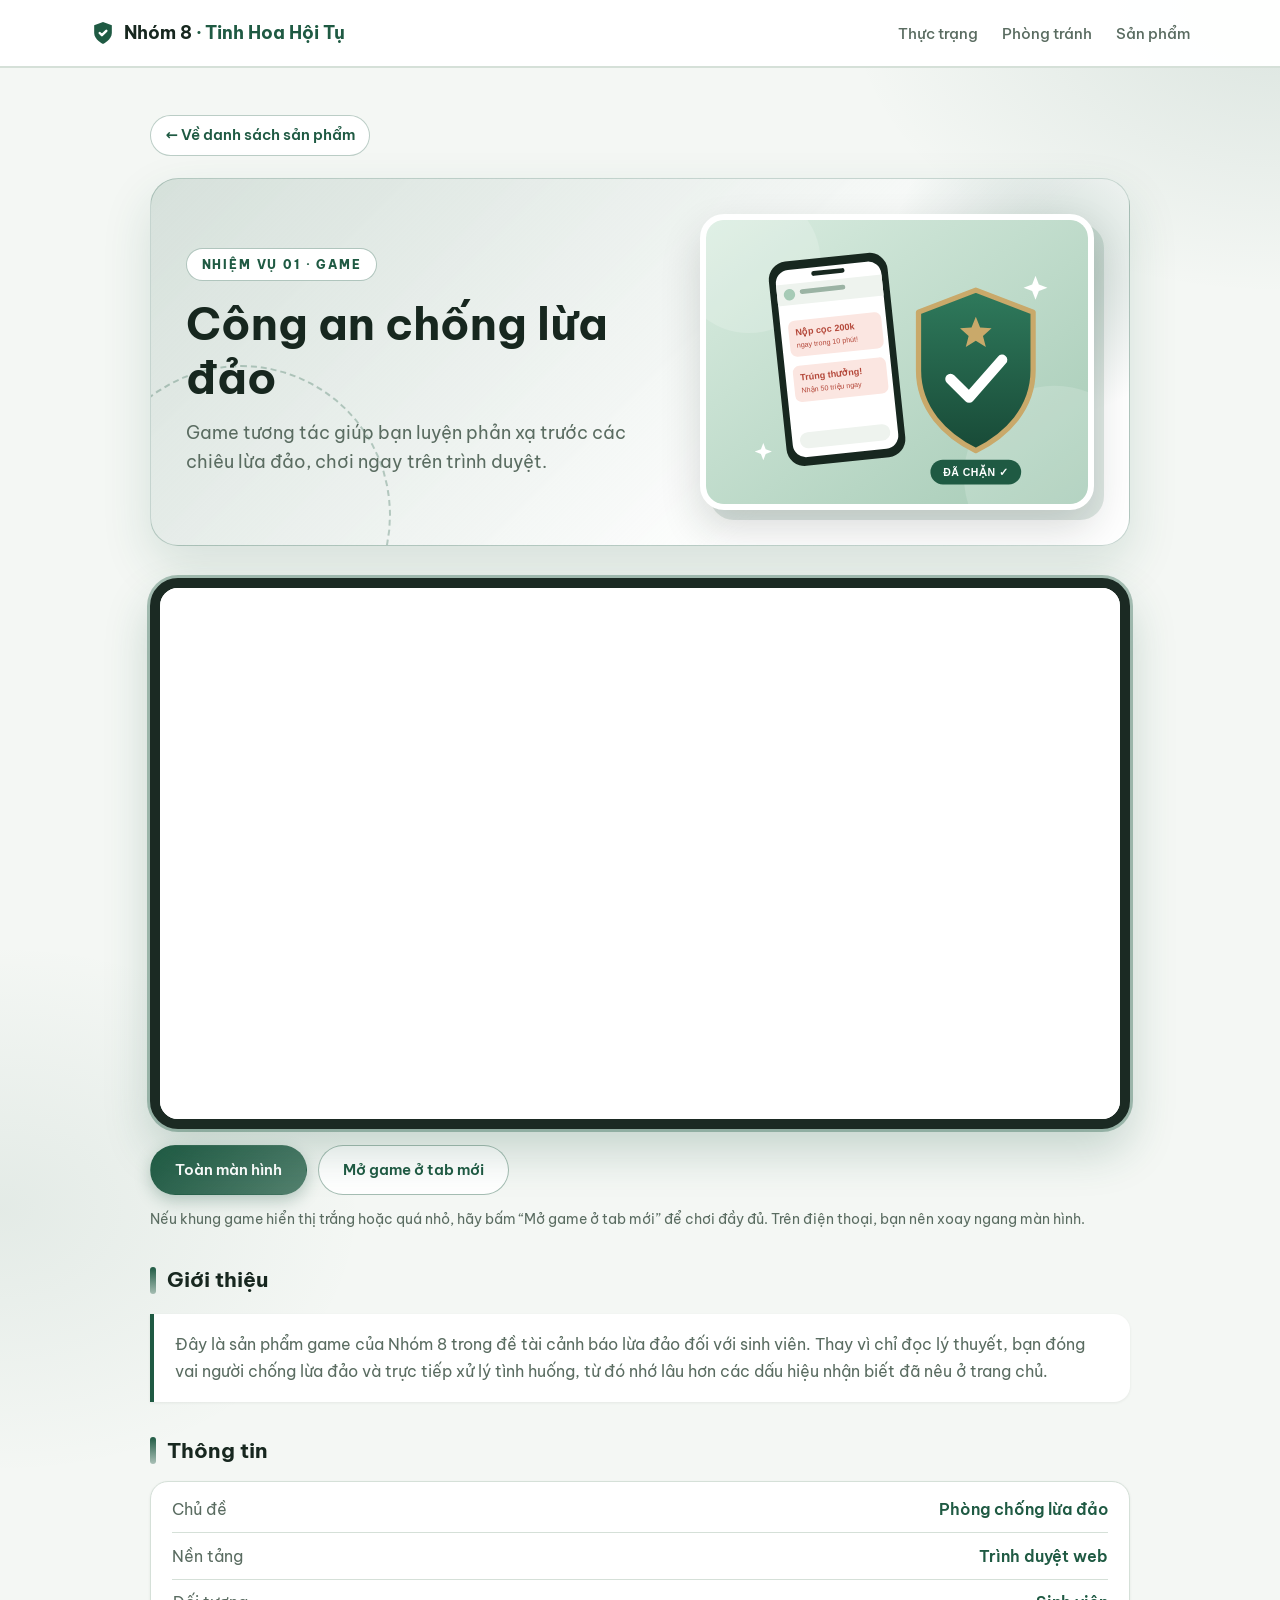
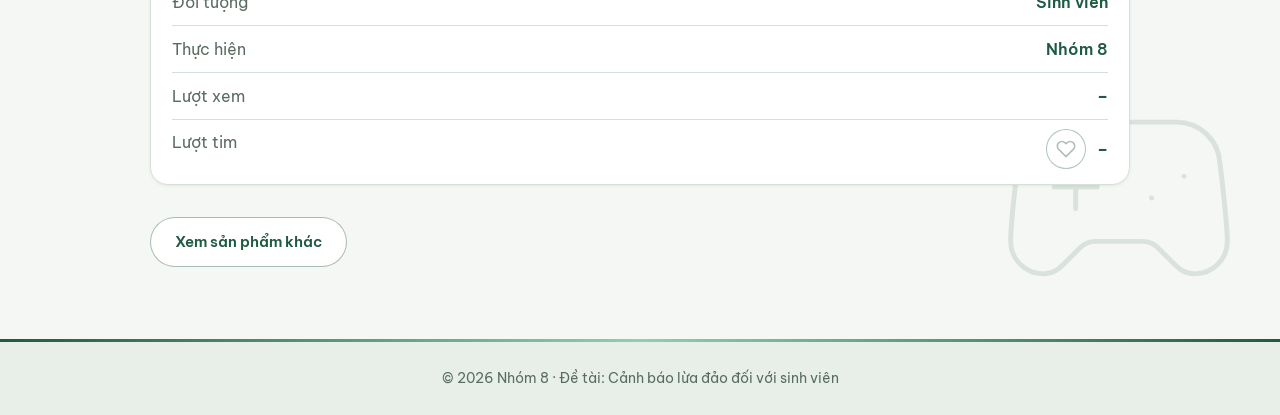
<file: game.html>
<!DOCTYPE html>
<html lang="vi">
<head>
  <meta charset="UTF-8">
  <meta name="viewport" content="width=device-width, initial-scale=1">
  <title>Công an chống lừa đảo · Nhóm 8</title>
  <meta name="description" content="Game tương tác về phòng chống lừa đảo của Nhóm 8, chơi ngay trên trình duyệt.">
  <link rel="preconnect" href="https://fonts.googleapis.com">
  <link rel="preconnect" href="https://fonts.gstatic.com" crossorigin>
  <link href="https://fonts.googleapis.com/css2?family=Be+Vietnam+Pro:wght@400;500;600;700&display=swap" rel="stylesheet">
  <link rel="stylesheet" href="style.css">
</head>
<body class="pg pg-game">

<header class="site-header">
  <nav class="container nav" aria-label="Điều hướng chính">
    <a class="brand" href="index.html">Nhóm 8 <span>· Tinh Hoa Hội Tụ</span></a>
    <ul>
      <li><a href="index.html#thuc-trang">Thực trạng</a></li>
      <li><a href="index.html#phong-tranh">Phòng tránh</a></li>
      <li><a href="index.html#san-pham">Sản phẩm</a></li>
    </ul>
  </nav>
</header>

<main class="container detail">
  <a class="back" href="index.html#san-pham">← Về danh sách sản phẩm</a>
  <section class="pg-hero">
    <div class="pg-hero-text"><span class="pg-chip">NHIỆM VỤ 01 · GAME</span>
      <h1>Công an chống lừa đảo</h1>
      <p class="lead">Game tương tác giúp bạn luyện phản xạ trước các chiêu lừa đảo, chơi ngay trên trình duyệt.</p></div>
    <div class="thumb thumb-art">
          <svg viewBox="0 0 800 600" preserveAspectRatio="xMidYMid slice" role="img" focusable="false" aria-label="Khiên công an chặn tin nhắn lừa đảo trên điện thoại">
            <defs>
              <linearGradient id="g-bg" x1="0" y1="0" x2="1" y2="1"><stop offset="0" stop-color="#d9ece0"/><stop offset="1" stop-color="#a6cbb6"/></linearGradient>
              <linearGradient id="g-sh" x1="0" y1="0" x2="0" y2="1"><stop offset="0" stop-color="#2f7a5c"/><stop offset="1" stop-color="#184a37"/></linearGradient>
              <filter id="g-sd" x="-20%" y="-20%" width="140%" height="150%"><feDropShadow dx="0" dy="14" stdDeviation="14" flood-color="#0e2a1f" flood-opacity=".28"/></filter>
            </defs>
            <rect width="800" height="600" fill="url(#g-bg)"/>
            <circle cx="90" cy="90" r="150" fill="#fff" opacity=".18"/><circle cx="730" cy="540" r="190" fill="#fff" opacity=".16"/>
            <path class="a spark s1" d="M690 120l7 18 18 7-18 7-7 18-7-18-18-7 18-7z" fill="#fff"/>
            <path class="a spark s2" d="M120 470l5 13 13 5-13 5-5 13-5-13-13-5 13-5z" fill="#fff"/>
            <g transform="rotate(-6 275 300)">
              <rect x="150" y="80" width="250" height="430" rx="38" fill="#17271f"/>
              <rect x="164" y="98" width="222" height="394" rx="28" fill="#fff"/>
              <rect x="240" y="106" width="70" height="10" rx="5" fill="#17271f"/>
              <rect x="164" y="128" width="222" height="44" fill="#eef3ee"/><circle cx="190" cy="150" r="12" fill="#a6cbb6"/><rect x="212" y="141" width="96" height="10" rx="5" fill="#9bb3a4"/>
              <g class="a g-m1"><rect x="180" y="205" width="196" height="76" rx="14" fill="#fbe6e1"/><text x="194" y="236" font-family="Segoe UI, Arial, sans-serif" font-size="19" font-weight="700" fill="#b4483a">Nộp cọc 200k</text><text x="194" y="262" font-family="Segoe UI, Arial, sans-serif" font-size="15" fill="#b4483a">ngay trong 10 phút!</text></g>
              <g class="a g-m2"><rect x="180" y="300" width="196" height="76" rx="14" fill="#fbe6e1"/><text x="194" y="331" font-family="Segoe UI, Arial, sans-serif" font-size="19" font-weight="700" fill="#b4483a">Trúng thưởng!</text><text x="194" y="357" font-family="Segoe UI, Arial, sans-serif" font-size="15" fill="#b4483a">Nhận 50 triệu ngay</text></g>
              <rect x="180" y="440" width="190" height="34" rx="17" fill="#eef3ee"/>
            </g>
            <g class="a g-shield">
              <path d="M565 150L685 196V318C685 398 630 454 565 486 500 454 445 398 445 318V196Z" fill="url(#g-sh)" stroke="#c9a96a" stroke-width="11" stroke-linejoin="round"/>
              <polygon points="565,206 574,228 598,230 580,246 586,269 565,256 544,269 550,246 532,230 556,228" fill="#c9a96a"/>
              <path class="chk" pathLength="1" d="M512 336L551 375 620 296" fill="none" stroke="#fff" stroke-width="22" stroke-linecap="round" stroke-linejoin="round"/>
            </g>
            <g class="a g-stamp"><rect x="470" y="505" width="190" height="52" rx="26" fill="#1f5a43"/><text x="565" y="540" text-anchor="middle" font-family="Segoe UI, Arial, sans-serif" font-size="22" font-weight="800" fill="#fff" letter-spacing="1">ĐÃ CHẶN ✓</text></g>
          </svg>
        </div>
  </section>

  <!-- Khung chơi game: nhúng trực tiếp từ Netlify -->
  <div class="media game-frame" id="gameFrame">
    <iframe id="gameIframe"
            src="https://tinh-hoa-hoi-tu.netlify.app/"
            title="Game Công an chống lừa đảo"
            allow="fullscreen"
            allowfullscreen
            loading="lazy"></iframe>
  </div>

  <div class="game-actions">
    <button class="btn" id="fsBtn" type="button">Toàn màn hình</button>
    <a class="btn ghost" href="https://tinh-hoa-hoi-tu.netlify.app/" target="_blank" rel="noopener">Mở game ở tab mới</a>
  </div>
  <p class="game-note">Nếu khung game hiển thị trắng hoặc quá nhỏ, hãy bấm “Mở game ở tab mới” để chơi đầy đủ. Trên điện thoại, bạn nên xoay ngang màn hình.</p>

  <h2>Giới thiệu</h2>
  <p>Đây là sản phẩm game của Nhóm 8 trong đề tài cảnh báo lừa đảo đối với sinh viên. Thay vì chỉ đọc lý thuyết, bạn đóng vai người chống lừa đảo và trực tiếp xử lý tình huống, từ đó nhớ lâu hơn các dấu hiệu nhận biết đã nêu ở trang chủ.</p>

  <h2>Thông tin</h2>
  <ul class="specs">
    <li><span>Chủ đề</span><span>Phòng chống lừa đảo</span></li>
    <li><span>Nền tảng</span><span>Trình duyệt web</span></li>
    <li><span>Đối tượng</span><span>Sinh viên</span></li>
    <li><span>Thực hiện</span><span>Nhóm 8</span></li>
    <li><span>Lượt xem</span><span><b id="statViews">…</b></span></li>
    <li><span>Lượt tim</span><span class="like-wrap"><button class="like-btn" id="likeBtn" type="button" aria-pressed="false" aria-label="Thả tim cho sản phẩm này" title="Thả tim"><svg viewBox="0 0 24 24" aria-hidden="true"><path d="M20.84 4.61a5.5 5.5 0 0 0-7.78 0L12 5.67l-1.06-1.06a5.5 5.5 0 0 0-7.78 7.78l1.06 1.06L12 21.23l7.78-7.78 1.06-1.06a5.5 5.5 0 0 0 0-7.78z"/></svg></button><b id="statLikes">…</b></span></li>
  </ul>
  <p class="stat-note" id="statNote" hidden>Chế độ thử nghiệm: lượt xem và lượt tim hiện chỉ đếm trên trình duyệt này.</p>
  <a class="btn ghost" href="index.html#san-pham">Xem sản phẩm khác</a>
</main>

<footer class="site-footer">© 2026 Nhóm 8 · Đề tài: Cảnh báo lừa đảo đối với sinh viên</footer>

<script>
  // Nút toàn màn hình cho khung game
  const frame = document.getElementById("gameFrame");
  const fsBtn = document.getElementById("fsBtn");
  if (frame.requestFullscreen) {
    fsBtn.addEventListener("click", () => frame.requestFullscreen());
  } else {
    fsBtn.hidden = true; // trình duyệt không hỗ trợ: chỉ giữ nút mở tab mới
  }
</script>
<script src="site-data.js"></script>
<script>
/* Cảnh minh họa chạy hoạt hình và nghiêng nhẹ theo chuột */
(function () {
  document.querySelectorAll(".thumb-art").forEach(function (x) {
    x.classList.add("play");
    if (!matchMedia("(hover: hover) and (pointer: fine)").matches || matchMedia("(prefers-reduced-motion: reduce)").matches) return;
    var raf = 0, px = 0, py = 0;
    var paint = function () { raf = 0; x.style.setProperty("--ry", px * 14 + "deg"); x.style.setProperty("--rx", -py * 14 + "deg"); };
    x.addEventListener("pointermove", function (e) { var r = x.getBoundingClientRect(); px = (e.clientX - r.left) / r.width - .5; py = (e.clientY - r.top) / r.height - .5; if (!raf) raf = requestAnimationFrame(paint); });
    x.addEventListener("pointerleave", function () { px = py = 0; if (!raf) raf = requestAnimationFrame(paint); });
  });
})();
</script>
</body>
</html>
</file>
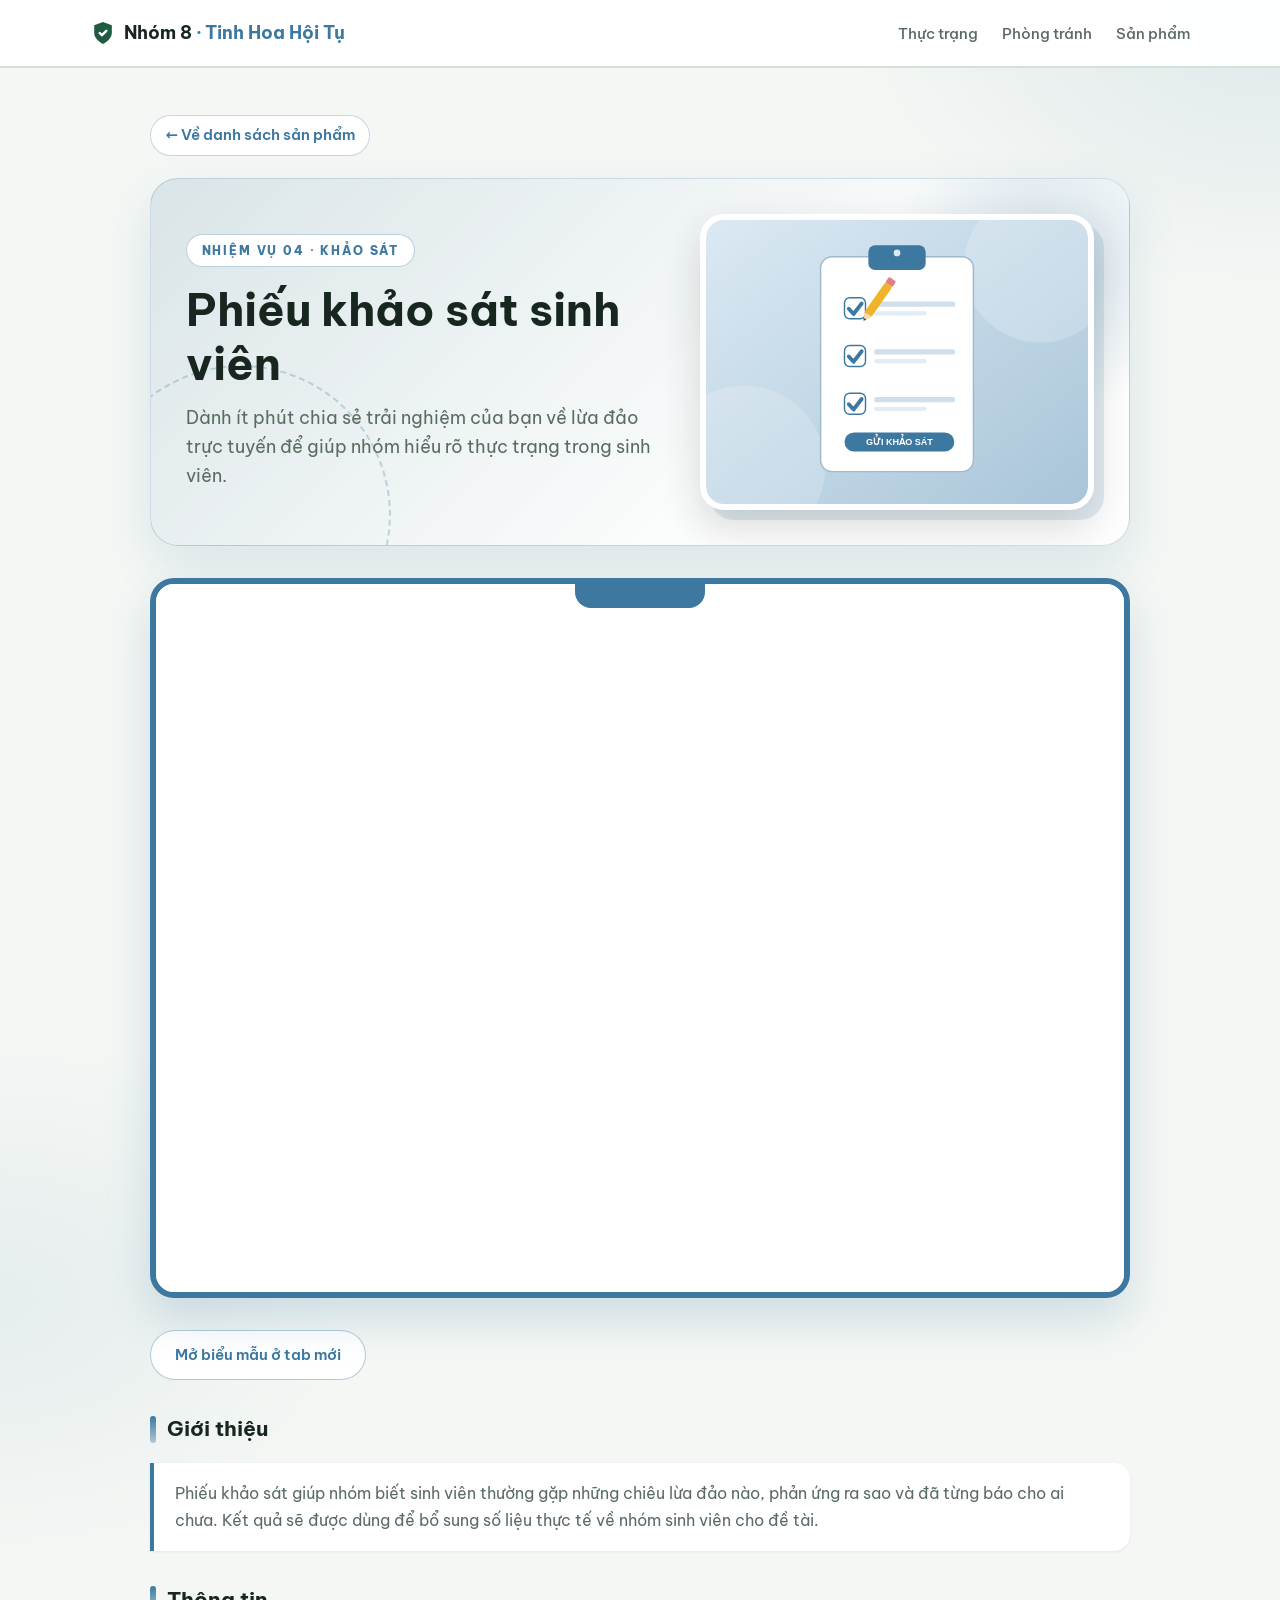
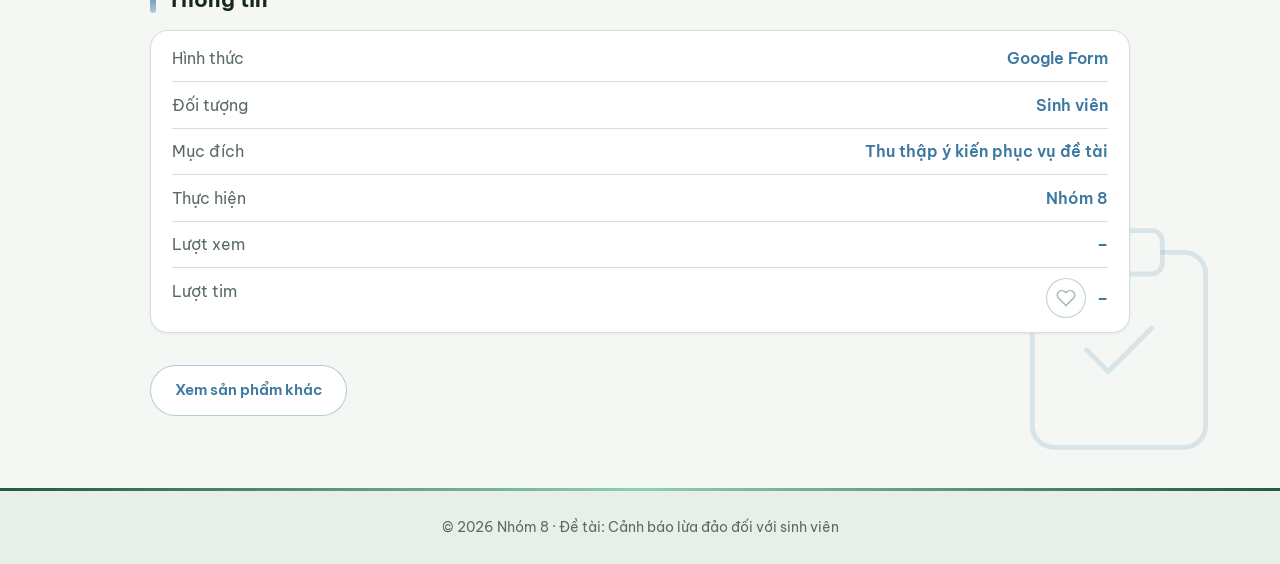
<file: khao-sat.html>
<!DOCTYPE html>
<html lang="vi">
<head>
  <meta charset="UTF-8">
  <meta name="viewport" content="width=device-width, initial-scale=1">
  <title>Phiếu khảo sát sinh viên · Nhóm 8</title>
  <meta name="description" content="Phiếu khảo sát của Nhóm 8 về trải nghiệm lừa đảo của sinh viên.">
  <link rel="preconnect" href="https://fonts.googleapis.com">
  <link rel="preconnect" href="https://fonts.gstatic.com" crossorigin>
  <link href="https://fonts.googleapis.com/css2?family=Be+Vietnam+Pro:wght@400;500;600;700&display=swap" rel="stylesheet">
  <link rel="stylesheet" href="style.css">
</head>
<body class="pg pg-survey">

<header class="site-header">
  <nav class="container nav" aria-label="Điều hướng chính">
    <a class="brand" href="index.html">Nhóm 8 <span>· Tinh Hoa Hội Tụ</span></a>
    <ul>
      <li><a href="index.html#thuc-trang">Thực trạng</a></li>
      <li><a href="index.html#phong-tranh">Phòng tránh</a></li>
      <li><a href="index.html#san-pham">Sản phẩm</a></li>
    </ul>
  </nav>
</header>

<main class="container detail">
  <a class="back" href="index.html#san-pham">← Về danh sách sản phẩm</a>
  <section class="pg-hero">
    <div class="pg-hero-text"><span class="pg-chip">NHIỆM VỤ 04 · KHẢO SÁT</span>
      <h1>Phiếu khảo sát sinh viên</h1>
      <p class="lead">Dành ít phút chia sẻ trải nghiệm của bạn về lừa đảo trực tuyến để giúp nhóm hiểu rõ thực trạng trong sinh viên.</p></div>
    <div class="thumb thumb-art">
          <svg viewBox="0 0 800 600" preserveAspectRatio="xMidYMid slice" role="img" focusable="false" aria-label="Bảng khảo sát được tích chọn từng mục">
            <defs>
              <linearGradient id="s-bg" x1="0" y1="0" x2="1" y2="1"><stop offset="0" stop-color="#dbe9f3"/><stop offset="1" stop-color="#a9c5d9"/></linearGradient>
              <filter id="s-sd" x="-20%" y="-10%" width="140%" height="130%"><feDropShadow dx="0" dy="16" stdDeviation="16" flood-color="#12344a" flood-opacity=".28"/></filter>
            </defs>
            <rect width="800" height="600" fill="url(#s-bg)"/>
            <circle cx="700" cy="100" r="160" fill="#fff" opacity=".2"/><circle cx="80" cy="520" r="170" fill="#fff" opacity=".18"/>
            <g>
              <rect x="240" y="80" width="320" height="450" rx="24" fill="#fff" stroke="#9cb9cf" stroke-width="3"/>
              <rect x="340" y="56" width="120" height="52" rx="14" fill="#3c78a0"/><circle cx="400" cy="72" r="7" fill="#dbe9f3"/>
              <rect x="290" y="166" width="44" height="44" rx="11" fill="#fff" stroke="#3c78a0" stroke-width="3"/><path class="chk c1" pathLength="1" d="M299 189l10 11 17-22" fill="none" stroke="#3c78a0" stroke-width="8" stroke-linecap="round" stroke-linejoin="round"/><rect x="352" y="174" width="170" height="11" rx="5.5" fill="#cfe0ec"/><rect x="352" y="194" width="110" height="9" rx="4.5" fill="#e1ecf4"/><rect x="290" y="266" width="44" height="44" rx="11" fill="#fff" stroke="#3c78a0" stroke-width="3"/><path class="chk c2" pathLength="1" d="M299 289l10 11 17-22" fill="none" stroke="#3c78a0" stroke-width="8" stroke-linecap="round" stroke-linejoin="round"/><rect x="352" y="274" width="170" height="11" rx="5.5" fill="#cfe0ec"/><rect x="352" y="294" width="110" height="9" rx="4.5" fill="#e1ecf4"/><rect x="290" y="366" width="44" height="44" rx="11" fill="#fff" stroke="#3c78a0" stroke-width="3"/><path class="chk c3" pathLength="1" d="M299 389l10 11 17-22" fill="none" stroke="#3c78a0" stroke-width="8" stroke-linecap="round" stroke-linejoin="round"/><rect x="352" y="374" width="170" height="11" rx="5.5" fill="#cfe0ec"/><rect x="352" y="394" width="110" height="9" rx="4.5" fill="#e1ecf4"/>
              <rect x="290" y="448" width="230" height="40" rx="20" fill="#3c78a0"/><text x="405" y="475" text-anchor="middle" font-family="Segoe UI, Arial, sans-serif" font-size="19" font-weight="800" fill="#fff">GỬI KHẢO SÁT</text>
            </g>
            <g class="s-pencil"><g transform="rotate(35)"><rect x="-9" y="-92" width="18" height="76" rx="3" fill="#f0b429"/><polygon points="-9,-16 9,-16 0,0" fill="#f3d9a4"/><polygon points="-3.5,-5 3.5,-5 0,0" fill="#33414a"/><rect x="-9" y="-106" width="18" height="14" rx="3" fill="#e57f84"/></g></g>
          </svg>
        </div>
  </section>

  <!-- ============================================================
       DÁN LINK GOOGLE FORM VÀO ĐÂY (giữa hai dấu nháy kép).
       Cách lấy: mở form → bấm "Gửi" → biểu tượng liên kết → Sao chép.
       Dạng: https://docs.google.com/forms/d/e/XXXXXXXX/viewform
       ============================================================ -->
  <div class="media form-frame" id="formFrame"></div>
  <div class="game-actions" id="formActions" hidden>
    <a class="btn ghost" id="formLink" href="#" target="_blank" rel="noopener">Mở biểu mẫu ở tab mới</a>
  </div>

  <h2>Giới thiệu</h2>
  <p>Phiếu khảo sát giúp nhóm biết sinh viên thường gặp những chiêu lừa đảo nào, phản ứng ra sao và đã từng báo cho ai chưa. Kết quả sẽ được dùng để bổ sung số liệu thực tế về nhóm sinh viên cho đề tài.</p>

  <h2>Thông tin</h2>
  <ul class="specs">
    <li><span>Hình thức</span><span>Google Form</span></li>
    <li><span>Đối tượng</span><span>Sinh viên</span></li>
    <li><span>Mục đích</span><span>Thu thập ý kiến phục vụ đề tài</span></li>
    <li><span>Thực hiện</span><span>Nhóm 8</span></li>
    <li><span>Lượt xem</span><span><b id="statViews">…</b></span></li>
    <li><span>Lượt tim</span><span class="like-wrap"><button class="like-btn" id="likeBtn" type="button" aria-pressed="false" aria-label="Thả tim cho sản phẩm này" title="Thả tim"><svg viewBox="0 0 24 24" aria-hidden="true"><path d="M20.84 4.61a5.5 5.5 0 0 0-7.78 0L12 5.67l-1.06-1.06a5.5 5.5 0 0 0-7.78 7.78l1.06 1.06L12 21.23l7.78-7.78 1.06-1.06a5.5 5.5 0 0 0 0-7.78z"/></svg></button><b id="statLikes">…</b></span></li>
  </ul>
  <p class="stat-note" id="statNote" hidden>Chế độ thử nghiệm: lượt xem và lượt tim hiện chỉ đếm trên trình duyệt này.</p>
  <a class="btn ghost" href="index.html#san-pham">Xem sản phẩm khác</a>
</main>

<footer class="site-footer">© 2026 Nhóm 8 · Đề tài: Cảnh báo lừa đảo đối với sinh viên</footer>

<script>
  const FORM_URL = "https://docs.google.com/forms/d/e/1FAIpQLSeuy6ecFTr1o3ASyGu98ockDrNuGKCjVxPIf3KC9lar1SXSYQ/viewform";   // <-- dán link Google Form vào đây

  const frame = document.getElementById("formFrame");
  if (FORM_URL) {
    const embed = FORM_URL + (FORM_URL.includes("?") ? "&" : "?") + "embedded=true";
    frame.innerHTML = '<iframe src="' + embed + '" title="Phiếu khảo sát sinh viên" loading="lazy">Đang tải…</iframe>';
    document.getElementById("formLink").href = FORM_URL;
    document.getElementById("formActions").hidden = false;
  } else {
    frame.innerHTML = '<div class="form-empty"><span style="font-size:3rem" aria-hidden="true">📋</span>' +
      '<p><strong>Phiếu khảo sát sẽ hiện ở đây.</strong></p>' +
      '<p>Mở file <code>khao-sat.html</code>, tìm dòng <code>const FORM_URL = ""</code> ở cuối file và dán link Google Form vào giữa hai dấu nháy.</p></div>';
  }
</script>
<script src="site-data.js"></script>
<script>
/* Cảnh minh họa chạy hoạt hình và nghiêng nhẹ theo chuột */
(function () {
  document.querySelectorAll(".thumb-art").forEach(function (x) {
    x.classList.add("play");
    if (!matchMedia("(hover: hover) and (pointer: fine)").matches || matchMedia("(prefers-reduced-motion: reduce)").matches) return;
    var raf = 0, px = 0, py = 0;
    var paint = function () { raf = 0; x.style.setProperty("--ry", px * 14 + "deg"); x.style.setProperty("--rx", -py * 14 + "deg"); };
    x.addEventListener("pointermove", function (e) { var r = x.getBoundingClientRect(); px = (e.clientX - r.left) / r.width - .5; py = (e.clientY - r.top) / r.height - .5; if (!raf) raf = requestAnimationFrame(paint); });
    x.addEventListener("pointerleave", function () { px = py = 0; if (!raf) raf = requestAnimationFrame(paint); });
  });
})();
</script>
</body>
</html>
</file>
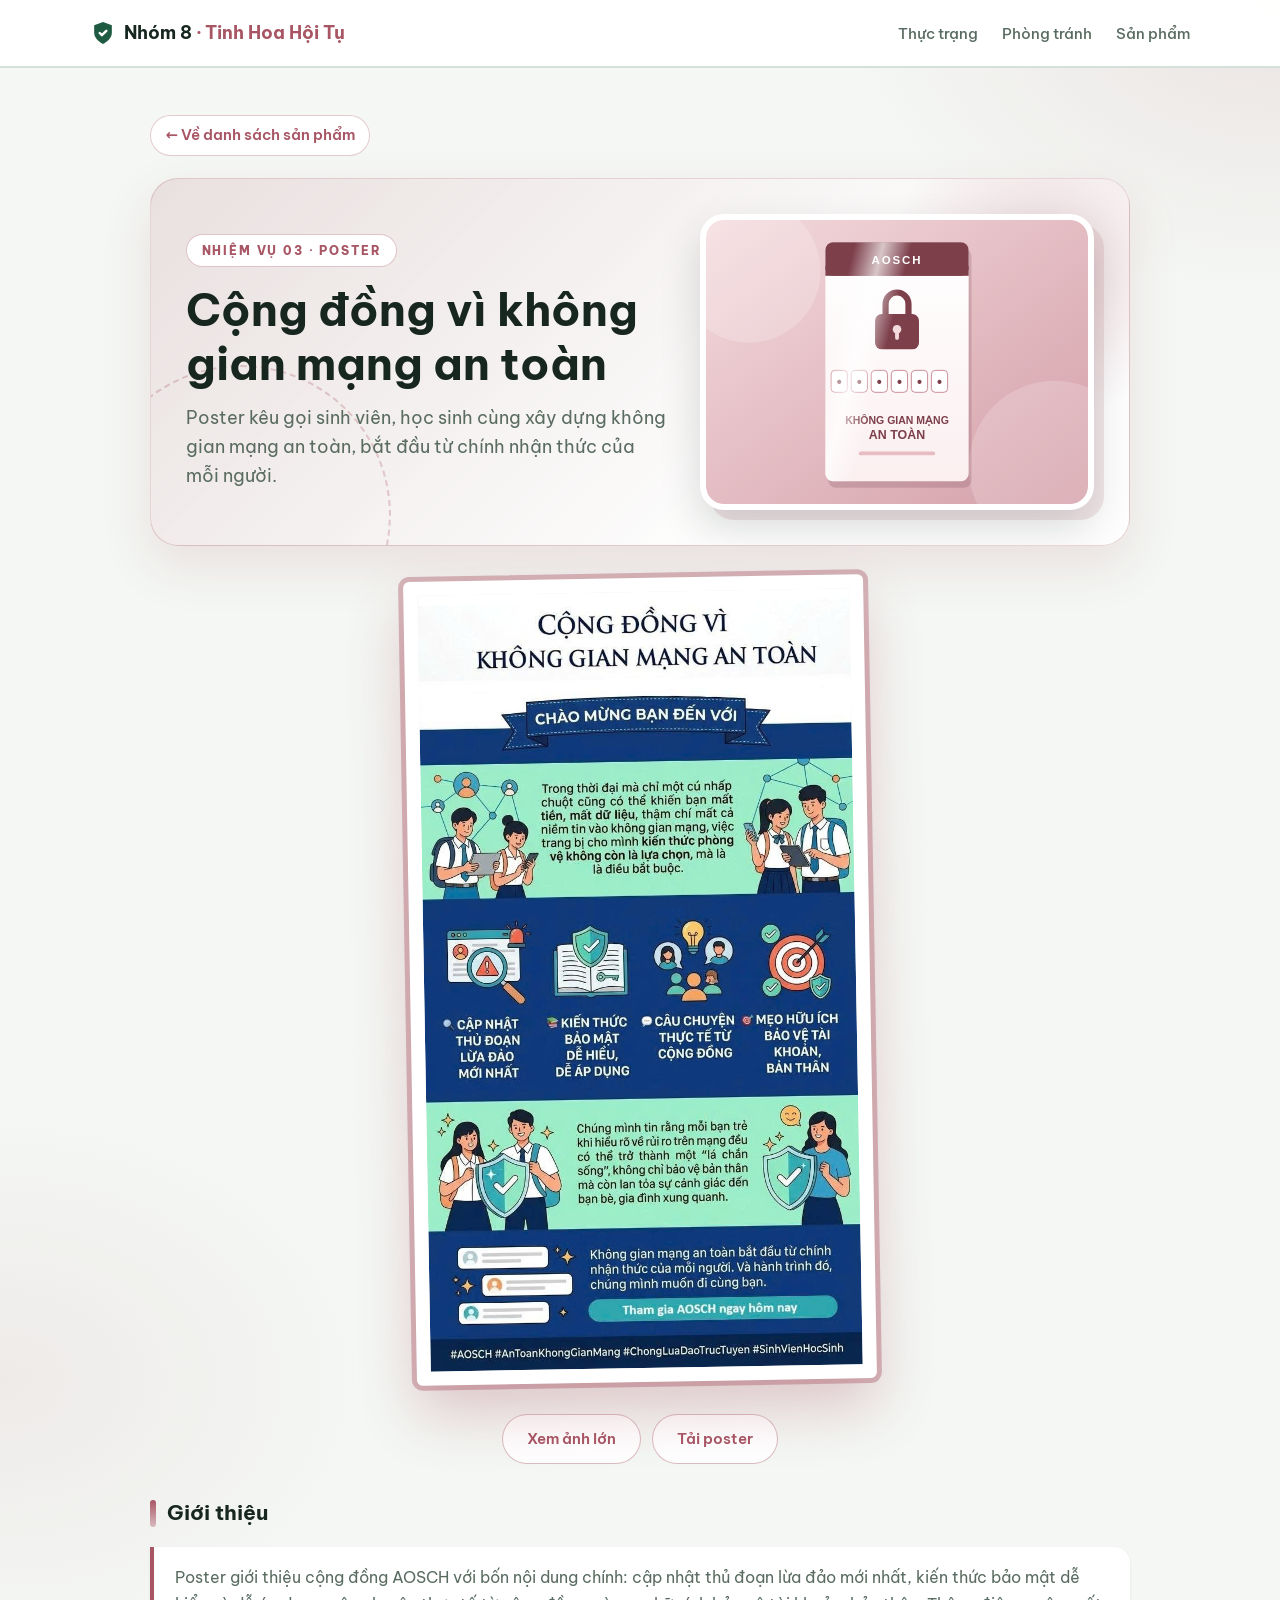
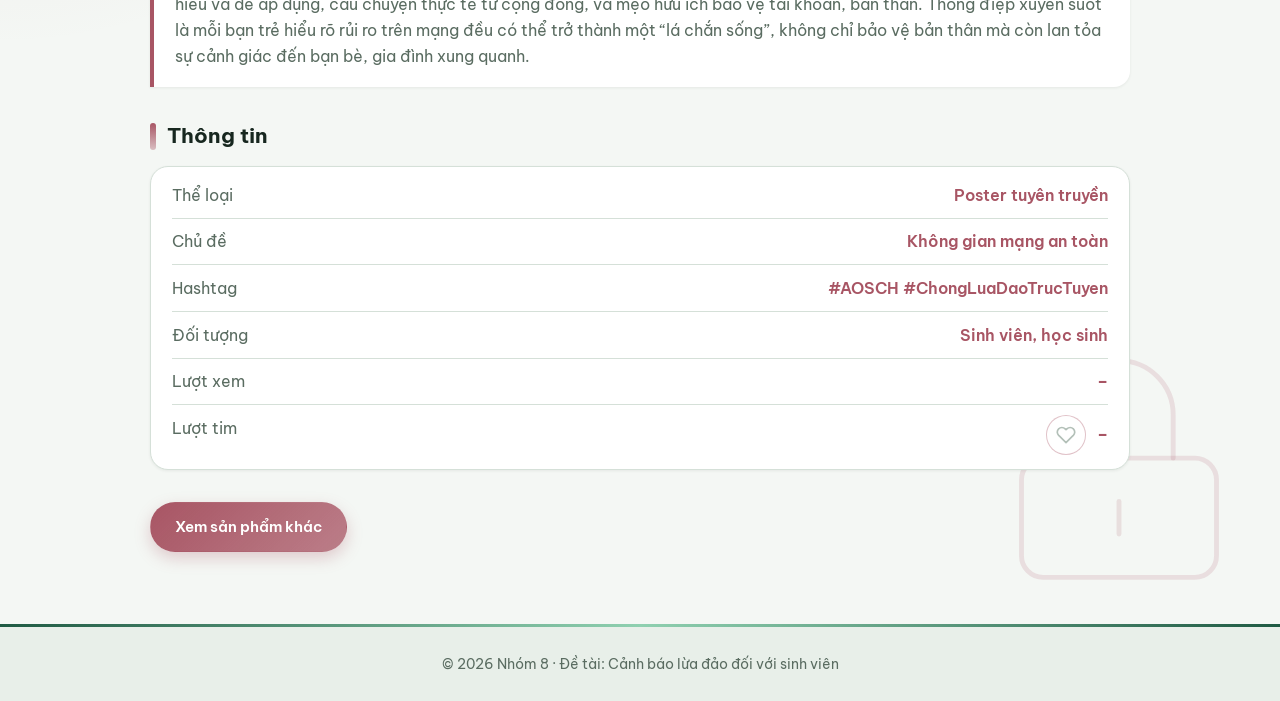
<file: poster.html>
<!DOCTYPE html>
<html lang="vi">
<head>
  <meta charset="UTF-8">
  <meta name="viewport" content="width=device-width, initial-scale=1">
  <title>Cộng đồng vì không gian mạng an toàn · Nhóm 8</title>
  <link rel="preconnect" href="https://fonts.googleapis.com">
  <link rel="preconnect" href="https://fonts.gstatic.com" crossorigin>
  <link href="https://fonts.googleapis.com/css2?family=Be+Vietnam+Pro:wght@400;500;600;700&display=swap" rel="stylesheet">
  <link rel="stylesheet" href="style.css">
</head>
<body class="pg pg-poster">
<header class="site-header">
  <nav class="container nav" aria-label="Điều hướng chính">
    <a class="brand" href="index.html">Nhóm 8 <span>· Tinh Hoa Hội Tụ</span></a>
    <ul>
      <li><a href="index.html#thuc-trang">Thực trạng</a></li>
      <li><a href="index.html#phong-tranh">Phòng tránh</a></li>
      <li><a href="index.html#san-pham">Sản phẩm</a></li>
    </ul>
  </nav>
</header>

<main class="container detail">
  <a class="back" href="index.html#san-pham">← Về danh sách sản phẩm</a>
  <section class="pg-hero">
    <div class="pg-hero-text"><span class="pg-chip">NHIỆM VỤ 03 · POSTER</span>
      <h1>Cộng đồng vì không gian mạng an toàn</h1>
      <p class="lead">Poster kêu gọi sinh viên, học sinh cùng xây dựng không gian mạng an toàn, bắt đầu từ chính nhận thức của mỗi người.</p></div>
    <div class="thumb thumb-art">
          <svg viewBox="0 0 800 600" preserveAspectRatio="xMidYMid slice" role="img" focusable="false" aria-label="Poster về không gian mạng an toàn, ổ khóa đóng lại">
            <defs>
              <linearGradient id="p-bg" x1="0" y1="0" x2="1" y2="1"><stop offset="0" stop-color="#f3dadd"/><stop offset="1" stop-color="#d49fa8"/></linearGradient>
              <linearGradient id="p-card" x1="0" y1="0" x2="0" y2="1"><stop offset="0" stop-color="#fff"/><stop offset="1" stop-color="#fbeff0"/></linearGradient>
              <linearGradient id="p-shine" x1="0" y1="0" x2="1" y2="0"><stop offset="0" stop-color="#fff" stop-opacity="0"/><stop offset=".5" stop-color="#fff" stop-opacity=".7"/><stop offset="1" stop-color="#fff" stop-opacity="0"/></linearGradient>
              <clipPath id="p-clip"><rect x="250" y="50" width="300" height="500" rx="16"/></clipPath>
            </defs>
            <rect width="800" height="600" fill="url(#p-bg)"/>
            <circle cx="90" cy="110" r="150" fill="#fff" opacity=".2"/><circle cx="730" cy="520" r="180" fill="#fff" opacity=".18"/>
            <g class="a p-card">
              <rect x="256" y="64" width="300" height="500" rx="16" fill="#4a1d2c" opacity=".16"/>
              <rect x="250" y="50" width="300" height="500" rx="16" fill="url(#p-card)"/>
              <rect x="250" y="50" width="300" height="70" rx="16" fill="#7d3f4a"/><rect x="250" y="100" width="300" height="20" fill="#7d3f4a"/>
              <text x="400" y="95" text-anchor="middle" font-family="Segoe UI, Arial, sans-serif" font-size="24" font-weight="800" fill="#fff" letter-spacing="4">AOSCH</text>
              <g class="p-shackle"><path d="M376 205v-26a24 24 0 0 1 48 0v26" fill="none" stroke="#7d3f4a" stroke-width="13" stroke-linecap="round"/></g>
              <rect x="354" y="200" width="92" height="74" rx="14" fill="#7d3f4a"/><circle cx="400" cy="232" r="9" fill="#f3dadd"/><rect x="396" y="236" width="8" height="18" rx="4" fill="#f3dadd"/>
              <rect x="262" y="318" width="34" height="46" rx="8" fill="#fff" stroke="#c98a94" stroke-width="2"/><text class="dg" x="279" y="350" text-anchor="middle" font-family="Segoe UI, Arial, sans-serif" font-size="24" font-weight="700" fill="#7d3f4a">4</text><text class="dt" x="279" y="352" text-anchor="middle" font-family="Segoe UI, Arial, sans-serif" font-size="30" font-weight="800" fill="#7d3f4a">•</text><rect x="304" y="318" width="34" height="46" rx="8" fill="#fff" stroke="#c98a94" stroke-width="2"/><text class="dg" x="321" y="350" text-anchor="middle" font-family="Segoe UI, Arial, sans-serif" font-size="24" font-weight="700" fill="#7d3f4a">8</text><text class="dt" x="321" y="352" text-anchor="middle" font-family="Segoe UI, Arial, sans-serif" font-size="30" font-weight="800" fill="#7d3f4a">•</text><rect x="346" y="318" width="34" height="46" rx="8" fill="#fff" stroke="#c98a94" stroke-width="2"/><text class="dg" x="363" y="350" text-anchor="middle" font-family="Segoe UI, Arial, sans-serif" font-size="24" font-weight="700" fill="#7d3f4a">2</text><text class="dt" x="363" y="352" text-anchor="middle" font-family="Segoe UI, Arial, sans-serif" font-size="30" font-weight="800" fill="#7d3f4a">•</text><rect x="388" y="318" width="34" height="46" rx="8" fill="#fff" stroke="#c98a94" stroke-width="2"/><text class="dg" x="405" y="350" text-anchor="middle" font-family="Segoe UI, Arial, sans-serif" font-size="24" font-weight="700" fill="#7d3f4a">9</text><text class="dt" x="405" y="352" text-anchor="middle" font-family="Segoe UI, Arial, sans-serif" font-size="30" font-weight="800" fill="#7d3f4a">•</text><rect x="430" y="318" width="34" height="46" rx="8" fill="#fff" stroke="#c98a94" stroke-width="2"/><text class="dg" x="447" y="350" text-anchor="middle" font-family="Segoe UI, Arial, sans-serif" font-size="24" font-weight="700" fill="#7d3f4a">1</text><text class="dt" x="447" y="352" text-anchor="middle" font-family="Segoe UI, Arial, sans-serif" font-size="30" font-weight="800" fill="#7d3f4a">•</text><rect x="472" y="318" width="34" height="46" rx="8" fill="#fff" stroke="#c98a94" stroke-width="2"/><text class="dg" x="489" y="350" text-anchor="middle" font-family="Segoe UI, Arial, sans-serif" font-size="24" font-weight="700" fill="#7d3f4a">7</text><text class="dt" x="489" y="352" text-anchor="middle" font-family="Segoe UI, Arial, sans-serif" font-size="30" font-weight="800" fill="#7d3f4a">•</text>
              <text x="400" y="430" text-anchor="middle" font-family="Segoe UI, Arial, sans-serif" font-size="22" font-weight="800" fill="#7d3f4a">KHÔNG GIAN MẠNG</text>
              <text x="400" y="462" text-anchor="middle" font-family="Segoe UI, Arial, sans-serif" font-size="26" font-weight="800" fill="#7d3f4a">AN TOÀN</text>
              <rect x="320" y="488" width="160" height="8" rx="4" fill="#e7bcc3"/>
              <g clip-path="url(#p-clip)"><rect class="a p-shine" x="250" y="40" width="120" height="520" fill="url(#p-shine)" transform="skewX(-14)"/></g>
            </g>
          </svg>
        </div>
  </section>

  <div class="media portrait" style="aspect-ratio:auto; padding:0">
    <img id="posterImg" src="[data-uri]" alt="Poster Cộng đồng vì không gian mạng an toàn">
  </div>
  <div class="game-actions" style="justify-content:center"><button class="btn ghost" type="button" id="posterZoom">Xem ảnh lớn</button><a class="btn ghost" id="posterDl" download="poster-nhom-8.jpg" href="#">Tải poster</a></div>
  <dialog id="posterDlg" class="poster-dlg"><img id="posterBig" alt="Poster Cộng đồng vì không gian mạng an toàn"></dialog>

  <h2>Giới thiệu</h2>
  <p>Poster giới thiệu cộng đồng AOSCH với bốn nội dung chính: cập nhật thủ đoạn lừa đảo mới nhất, kiến thức bảo mật dễ hiểu và dễ áp dụng, câu chuyện thực tế từ cộng đồng, và mẹo hữu ích bảo vệ tài khoản, bản thân. Thông điệp xuyên suốt là mỗi bạn trẻ hiểu rõ rủi ro trên mạng đều có thể trở thành một “lá chắn sống”, không chỉ bảo vệ bản thân mà còn lan tỏa sự cảnh giác đến bạn bè, gia đình xung quanh.</p>

  <h2>Thông tin</h2>
  <ul class="specs">
    <li><span>Thể loại</span><span>Poster tuyên truyền</span></li>
    <li><span>Chủ đề</span><span>Không gian mạng an toàn</span></li>
    <li><span>Hashtag</span><span>#AOSCH #ChongLuaDaoTrucTuyen</span></li>
    <li><span>Đối tượng</span><span>Sinh viên, học sinh</span></li>
    <li><span>Lượt xem</span><span><b id="statViews">…</b></span></li>
    <li><span>Lượt tim</span><span class="like-wrap"><button class="like-btn" id="likeBtn" type="button" aria-pressed="false" aria-label="Thả tim cho sản phẩm này" title="Thả tim"><svg viewBox="0 0 24 24" aria-hidden="true"><path d="M20.84 4.61a5.5 5.5 0 0 0-7.78 0L12 5.67l-1.06-1.06a5.5 5.5 0 0 0-7.78 7.78l1.06 1.06L12 21.23l7.78-7.78 1.06-1.06a5.5 5.5 0 0 0 0-7.78z"/></svg></button><b id="statLikes">…</b></span></li>
  </ul>
  <p class="stat-note" id="statNote" hidden>Chế độ thử nghiệm: lượt xem và lượt tim hiện chỉ đếm trên trình duyệt này.</p>
  <a class="btn" href="index.html#san-pham">Xem sản phẩm khác</a>
</main>

<footer class="site-footer">© 2026 Nhóm 8 · Đề tài: Cảnh báo lừa đảo đối với sinh viên</footer>
<script src="site-data.js"></script>
<script>
/* Cảnh minh họa chạy hoạt hình và nghiêng nhẹ theo chuột */
(function () {
  document.querySelectorAll(".thumb-art").forEach(function (x) {
    x.classList.add("play");
    if (!matchMedia("(hover: hover) and (pointer: fine)").matches || matchMedia("(prefers-reduced-motion: reduce)").matches) return;
    var raf = 0, px = 0, py = 0;
    var paint = function () { raf = 0; x.style.setProperty("--ry", px * 14 + "deg"); x.style.setProperty("--rx", -py * 14 + "deg"); };
    x.addEventListener("pointermove", function (e) { var r = x.getBoundingClientRect(); px = (e.clientX - r.left) / r.width - .5; py = (e.clientY - r.top) / r.height - .5; if (!raf) raf = requestAnimationFrame(paint); });
    x.addEventListener("pointerleave", function () { px = py = 0; if (!raf) raf = requestAnimationFrame(paint); });
  });
})();
</script>
<script>
/* Poster: tải về và xem ảnh lớn (ảnh được nhúng sẵn trong trang) */
(function () {
  var img = document.getElementById("posterImg"), dlg = document.getElementById("posterDlg"), big = document.getElementById("posterBig");
  document.getElementById("posterDl").href = img.src;
  document.getElementById("posterZoom").addEventListener("click", function () { big.src = img.src; dlg.showModal(); });
  img.addEventListener("click", function () { big.src = img.src; dlg.showModal(); });
  dlg.addEventListener("click", function () { dlg.close(); });
})();
</script>
</body>
</html>
</file>
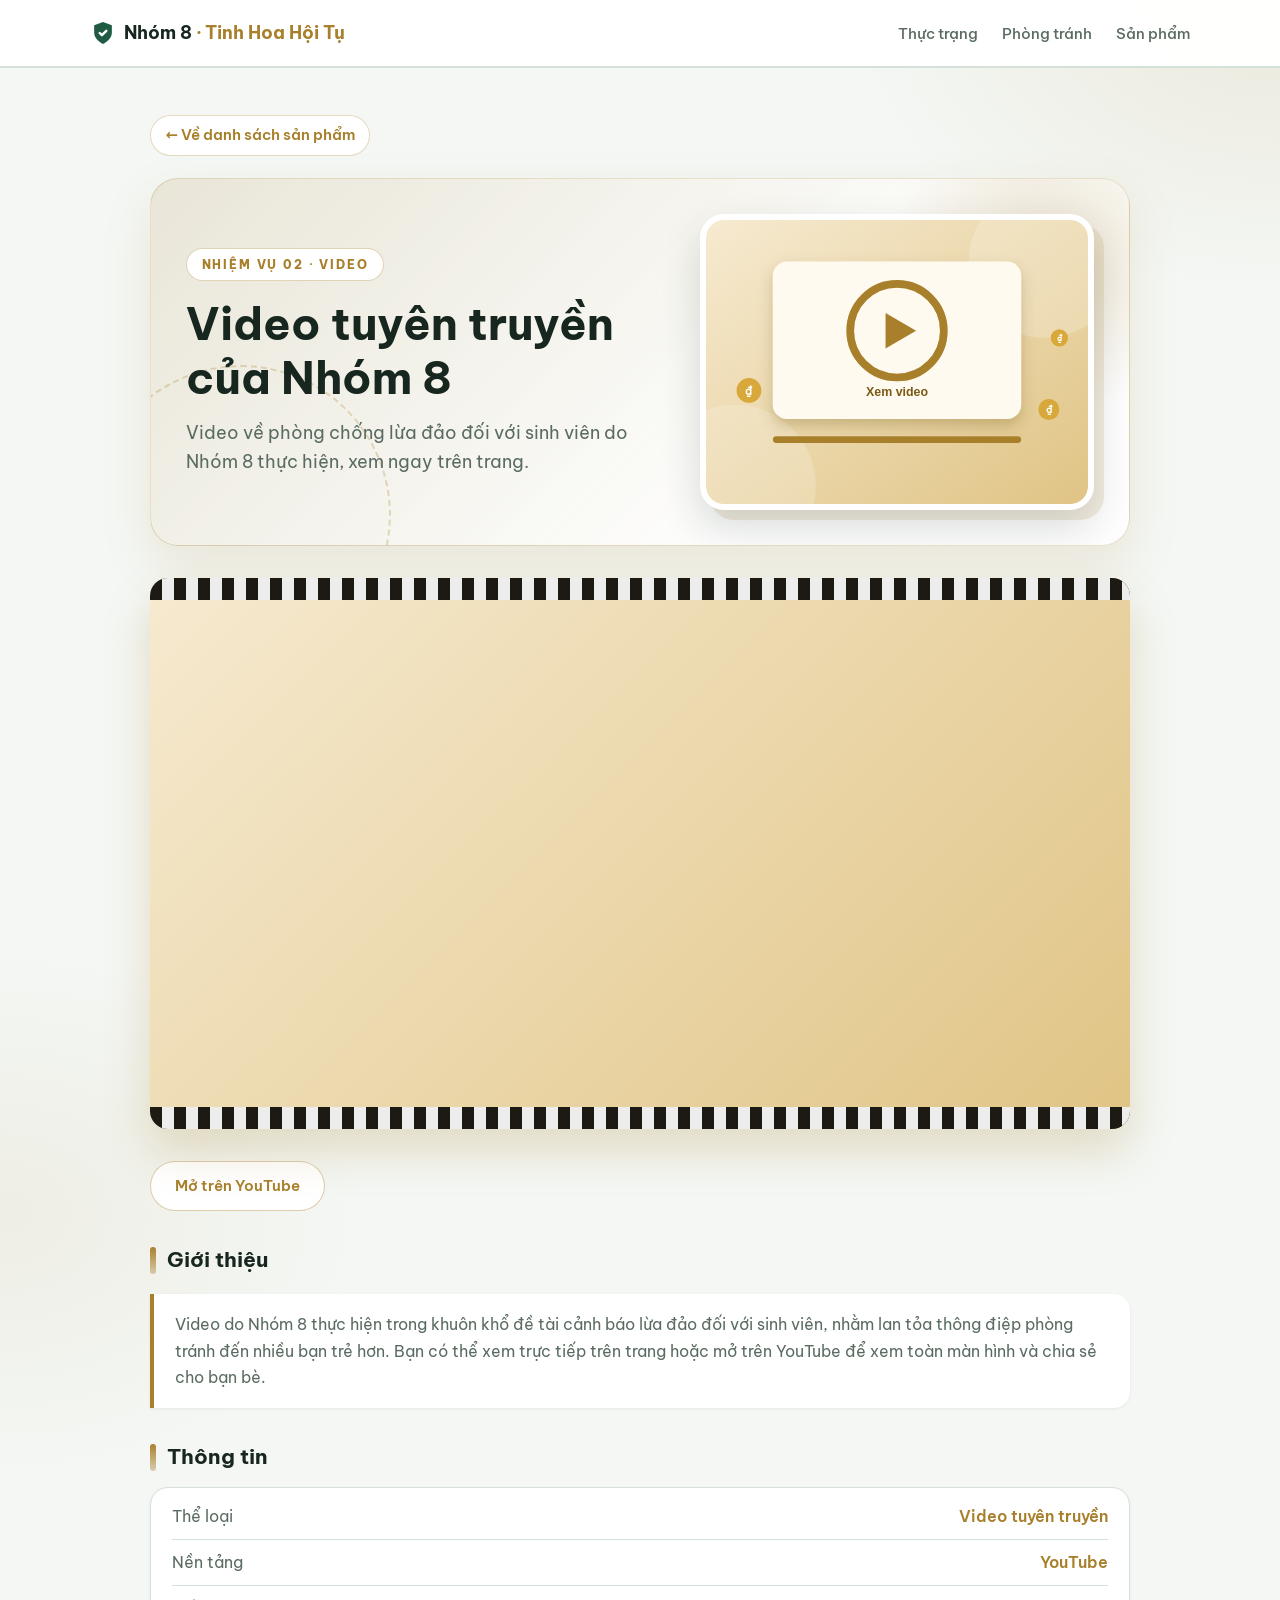
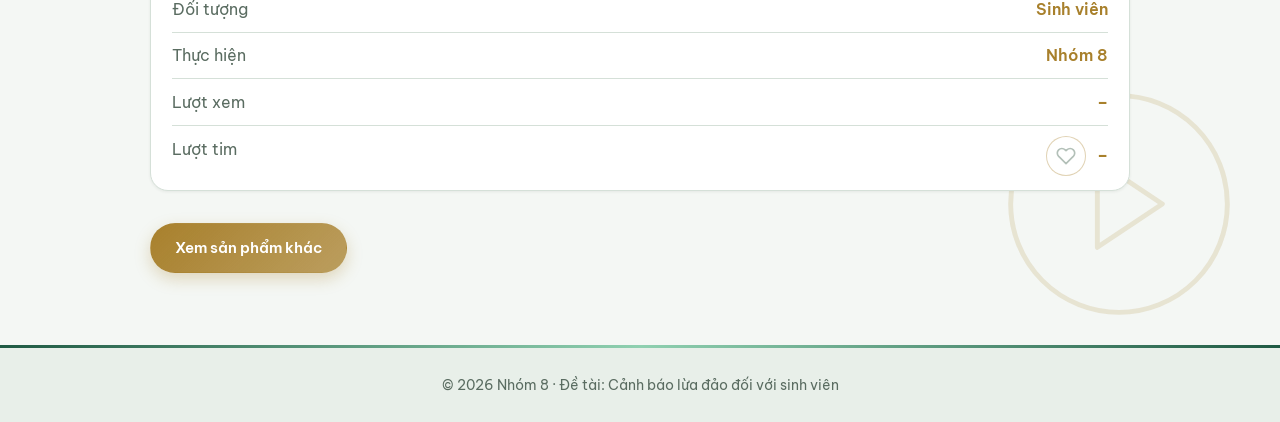
<file: video.html>
<!DOCTYPE html>
<html lang="vi">
<head>
  <meta charset="UTF-8">
  <meta name="viewport" content="width=device-width, initial-scale=1">
  <title>Video tuyên truyền · Nhóm 8</title>
  <link rel="preconnect" href="https://fonts.googleapis.com">
  <link rel="preconnect" href="https://fonts.gstatic.com" crossorigin>
  <link href="https://fonts.googleapis.com/css2?family=Be+Vietnam+Pro:wght@400;500;600;700&display=swap" rel="stylesheet">
  <link rel="stylesheet" href="style.css">
</head>
<body class="pg pg-video">
<header class="site-header">
  <nav class="container nav" aria-label="Điều hướng chính">
    <a class="brand" href="index.html">Nhóm 8 <span>· Tinh Hoa Hội Tụ</span></a>
    <ul>
      <li><a href="index.html#thuc-trang">Thực trạng</a></li>
      <li><a href="index.html#phong-tranh">Phòng tránh</a></li>
      <li><a href="index.html#san-pham">Sản phẩm</a></li>
    </ul>
  </nav>
</header>

<main class="container detail">
  <a class="back" href="index.html#san-pham">← Về danh sách sản phẩm</a>
  <section class="pg-hero">
    <div class="pg-hero-text"><span class="pg-chip">NHIỆM VỤ 02 · VIDEO</span>
      <h1>Video tuyên truyền của Nhóm 8</h1>
      <p class="lead">Video về phòng chống lừa đảo đối với sinh viên do Nhóm 8 thực hiện, xem ngay trên trang.</p></div>
    <div class="thumb thumb-art">
          <svg viewBox="0 0 800 600" preserveAspectRatio="xMidYMid slice" role="img" focusable="false" aria-label="Vòng sáng chạy quanh nút phát video">
            <defs>
              <linearGradient id="v-bg" x1="0" y1="0" x2="1" y2="1"><stop offset="0" stop-color="#f6ead0"/><stop offset="1" stop-color="#e0c485"/></linearGradient>
              <filter id="v-sd" x="-20%" y="-20%" width="140%" height="150%"><feDropShadow dx="0" dy="14" stdDeviation="14" flood-color="#5a420d" flood-opacity=".25"/></filter>
            </defs>
            <rect width="800" height="600" fill="url(#v-bg)"/>
            <circle cx="710" cy="90" r="160" fill="#fff" opacity=".2"/><circle cx="60" cy="560" r="170" fill="#fff" opacity=".18"/>
            <rect x="140" y="90" width="520" height="330" rx="30" fill="#fffaf0" filter="url(#v-sd)"/>
            <circle cx="400" cy="235" r="98" fill="none" stroke="#eadbb2" stroke-width="16"/>
            <circle class="v-ring" cx="400" cy="235" r="98" fill="none" stroke="#a8802c" stroke-width="16" stroke-linecap="round" stroke-dasharray="616" transform="rotate(-90 400 235)"/>
            <polygon class="a v-play" points="376,198 376,272 440,235" fill="#a8802c"/>
            <text x="400" y="372" text-anchor="middle" font-family="Segoe UI, Arial, sans-serif" font-size="26" font-weight="800" fill="#7a5a15">Xem video</text>
            <rect x="140" y="456" width="520" height="14" rx="7" fill="#f1e2b8"/>
            <rect class="a v-bar" x="140" y="456" width="520" height="14" rx="7" fill="#a8802c"/>
            <g class="a v-coin c1"><circle cx="90" cy="360" r="26" fill="#d9a83a"/><text x="90" y="369" text-anchor="middle" font-family="Segoe UI, Arial, sans-serif" font-size="24" font-weight="800" fill="#fff">₫</text></g>
            <g class="a v-coin c2"><circle cx="718" cy="400" r="22" fill="#d9a83a"/><text x="718" y="408" text-anchor="middle" font-family="Segoe UI, Arial, sans-serif" font-size="20" font-weight="800" fill="#fff">₫</text></g>
            <g class="a v-coin c3"><circle cx="740" cy="250" r="18" fill="#d9a83a"/><text x="740" y="257" text-anchor="middle" font-family="Segoe UI, Arial, sans-serif" font-size="17" font-weight="800" fill="#fff">₫</text></g>
          </svg>
        </div>
  </section>

  <div class="media" style="padding:0; aspect-ratio:16/9">
    <iframe src="https://www.youtube.com/embed/W0LkubqJpVg" title="Video tuyên truyền của Nhóm 8" allow="accelerometer; autoplay; clipboard-write; encrypted-media; gyroscope; picture-in-picture" allowfullscreen loading="lazy"></iframe>
  </div>
  <div class="game-actions"><a class="btn ghost" href="https://www.youtube.com/watch?v=W0LkubqJpVg" target="_blank" rel="noopener">Mở trên YouTube</a></div>

  <h2>Giới thiệu</h2>
  <p>Video do Nhóm 8 thực hiện trong khuôn khổ đề tài cảnh báo lừa đảo đối với sinh viên, nhằm lan tỏa thông điệp phòng tránh đến nhiều bạn trẻ hơn. Bạn có thể xem trực tiếp trên trang hoặc mở trên YouTube để xem toàn màn hình và chia sẻ cho bạn bè.</p>

  <h2>Thông tin</h2>
  <ul class="specs">
    <li><span>Thể loại</span><span>Video tuyên truyền</span></li>
    <li><span>Nền tảng</span><span>YouTube</span></li>
    <li><span>Đối tượng</span><span>Sinh viên</span></li>
    <li><span>Thực hiện</span><span>Nhóm 8</span></li>
    <li><span>Lượt xem</span><span><b id="statViews">…</b></span></li>
    <li><span>Lượt tim</span><span class="like-wrap"><button class="like-btn" id="likeBtn" type="button" aria-pressed="false" aria-label="Thả tim cho sản phẩm này" title="Thả tim"><svg viewBox="0 0 24 24" aria-hidden="true"><path d="M20.84 4.61a5.5 5.5 0 0 0-7.78 0L12 5.67l-1.06-1.06a5.5 5.5 0 0 0-7.78 7.78l1.06 1.06L12 21.23l7.78-7.78 1.06-1.06a5.5 5.5 0 0 0 0-7.78z"/></svg></button><b id="statLikes">…</b></span></li>
  </ul>
  <p class="stat-note" id="statNote" hidden>Chế độ thử nghiệm: lượt xem và lượt tim hiện chỉ đếm trên trình duyệt này.</p>
  <a class="btn" href="index.html#san-pham">Xem sản phẩm khác</a>
</main>

<footer class="site-footer">© 2026 Nhóm 8 · Đề tài: Cảnh báo lừa đảo đối với sinh viên</footer>
<script src="site-data.js"></script>
<script>
/* Cảnh minh họa chạy hoạt hình và nghiêng nhẹ theo chuột */
(function () {
  document.querySelectorAll(".thumb-art").forEach(function (x) {
    x.classList.add("play");
    if (!matchMedia("(hover: hover) and (pointer: fine)").matches || matchMedia("(prefers-reduced-motion: reduce)").matches) return;
    var raf = 0, px = 0, py = 0;
    var paint = function () { raf = 0; x.style.setProperty("--ry", px * 14 + "deg"); x.style.setProperty("--rx", -py * 14 + "deg"); };
    x.addEventListener("pointermove", function (e) { var r = x.getBoundingClientRect(); px = (e.clientX - r.left) / r.width - .5; py = (e.clientY - r.top) / r.height - .5; if (!raf) raf = requestAnimationFrame(paint); });
    x.addEventListener("pointerleave", function () { px = py = 0; if (!raf) raf = requestAnimationFrame(paint); });
  });
})();
</script>
</body>
</html>
</file>
<file: style.css>
/* ===== Màu sắc & kích thước: chỉnh tại đây ===== */
:root {
  /* ===== BẢNG MÀU SÁNG: Trắng sương & Xanh ngọc đậm (đổi cả web chỉ bằng khối này) =====
     Quay lại bản nền tối (rêu đậm & champagne), thay các giá trị tương ứng:
       --bg:#0e1a17 --bg-deep:#09130f --bg-deep-rgb:9,19,15 --panel:#15261f --panel-hi:#1c3329 --line:#2b4438
       --text:#efe9dc --muted:#a3b0a6 --accent:#c9a96a --accent-hover:#dcc189 --accent-ink:#1d1708
       --accent-rgb:201,169,106 --warn:#e08a78 --warn-rgb:224,138,120 --danger:#cf6b5e --glow:#1d4a3a */
  --bg: #f4f7f4;
  --bg-deep: #e8efe9;
  --bg-deep-rgb: 255, 255, 255;
  --panel: #ffffff;
  --panel-hi: #eef3ee;
  --line: #d5e0d8;
  --text: #17271f;
  --muted: #5a6c61;
  --accent: #1f5a43;
  --accent-hover: #2b7357;
  --accent-ink: #ffffff;
  --accent-rgb: 31, 90, 67;
  --warn: #b4543f;
  --warn-rgb: 180, 84, 63;
  --danger: #c25a49;
  --glow: #d6e8dc;
  --font: "Be Vietnam Pro", "Segoe UI", system-ui, sans-serif;
  --max: 1100px;
  --radius: 16px;
}
*, *::before, *::after { box-sizing: border-box; }
html { scroll-behavior: smooth; scroll-padding-top: 80px; }
body { margin: 0; font-family: var(--font); background: var(--bg); color: var(--text); line-height: 1.65; }
a { color: inherit; text-decoration: none; }
:focus-visible { outline: 2px solid var(--accent); outline-offset: 3px; }
.container { width: min(var(--max), 100% - 2.5rem); margin-inline: auto; }
.section { padding: 4.5rem 0; }
.section.alt { background: var(--bg-deep); }
.section-head { max-width: 640px; margin-bottom: 2.2rem; }
.section-head h2 { margin: 0 0 .5rem; font-size: clamp(1.7rem, 4vw, 2.3rem); line-height: 1.2; }
.section-head p { margin: 0; color: var(--muted); }

/* Nav */
.site-header { position: sticky; top: 0; z-index: 20; background: rgba(var(--bg-deep-rgb),.9); backdrop-filter: blur(10px); border-bottom: 1px solid var(--line); }
.nav { display: flex; align-items: center; justify-content: space-between; gap: 1rem; min-height: 66px; flex-wrap: wrap; }
.brand { font-weight: 700; font-size: 1.1rem; }
.brand span { color: var(--accent); }
.nav ul { display: flex; gap: 1.5rem; list-style: none; margin: 0; padding: 0; flex-wrap: wrap; }
.nav ul a { color: var(--muted); font-size: .93rem; font-weight: 500; padding: .3rem 0; border-bottom: 2px solid transparent; transition: .2s; }
.nav ul a:hover { color: var(--text); border-color: var(--accent); }

/* Buttons */
.btn { display: inline-block; cursor: pointer; font: inherit; font-weight: 600; font-size: .92rem; padding: .75rem 1.5rem; border-radius: 999px; border: 1px solid transparent; background: var(--accent); color: var(--accent-ink); transition: transform .15s, background .2s; }
.btn:hover { transform: translateY(-2px); background: var(--accent-hover); }
.btn.ghost { background: transparent; color: var(--text); border-color: var(--line); }
.btn.ghost:hover { background: var(--panel); }
.btn.small { padding: .5rem 1.1rem; font-size: .82rem; }

/* Hero */
.hero { display: grid; place-items: center; min-height: calc(100vh - 66px); padding: 4rem 0; text-align: center; background: radial-gradient(900px 480px at 50% 0%, var(--glow) 0%, transparent 70%); }
.hero-inner { max-width: 820px; }
.hero h1 { margin: 0 0 1.3rem; font-size: clamp(2.5rem, 7vw, 4.4rem); line-height: 1.1; letter-spacing: -.02em; }
.hero p { margin: 0 auto 2.2rem; color: var(--muted); font-size: 1.15rem; max-width: 56ch; }
.hero-actions { display: flex; justify-content: center; gap: .8rem; flex-wrap: wrap; }

/* Cards chung */
.grid { display: grid; gap: 1.2rem; }
.grid.four { grid-template-columns: repeat(auto-fit, minmax(230px, 1fr)); }
.grid.three { grid-template-columns: repeat(auto-fit, minmax(260px, 1fr)); }
.tile { background: var(--panel); border: 1px solid var(--line); border-radius: var(--radius); padding: 1.5rem; transition: transform .2s, border-color .2s; }
.tile:hover { transform: translateY(-4px); border-color: var(--accent); }
.tile .icon { font-size: 2rem; margin-bottom: .7rem; }
.tile h3 { margin: 0 0 .4rem; font-size: 1.1rem; }
.tile p { margin: 0; color: var(--muted); font-size: .95rem; }
.tile .sign { margin-top: .9rem; padding-top: .8rem; border-top: 1px dashed var(--line); font-size: .85rem; color: var(--warn); }
.callout { margin-top: 1.6rem; padding: 1rem 1.3rem; border-left: 4px solid var(--warn); background: rgba(var(--warn-rgb),.1); border-radius: 0 12px 12px 0; }


/* Thẻ thực trạng (mặc định: xếp lưới, hiện đủ nội dung; trên máy tính có chuột, JS bật chế độ .dynamic) */
.risks { --ease: cubic-bezier(.45, .05, .2, 1); --dur: .75s; display: grid; grid-template-columns: repeat(auto-fit, minmax(240px, 1fr)); gap: 1.2rem; align-items: start; }
.risk { outline: none; }
.risk-hint { display: none; }
.risk-more { margin-top: 1.1rem; padding-top: 1rem; border-top: 1px dashed var(--line); }
.risk .quote { margin: 0 0 .9rem; padding: .8rem 1rem; border-left: 3px solid var(--accent); background: rgba(var(--accent-rgb),.1); border-radius: 0 10px 10px 0; color: var(--text); font-style: italic; font-size: .92rem; }
.eg-title { margin: 0 0 .6rem; font-size: .85rem; font-weight: 600; color: var(--accent); }
.quotes { list-style: none; margin: 0; padding: 0; display: grid; gap: .6rem; }
.rating { display: grid; grid-template-columns: 1fr auto; gap: .5rem .8rem; align-items: center; margin: 0 0 .9rem; font-size: .85rem; }
.rating dt { color: var(--muted); }
.rating dd { margin: 0; }
.meter { display: inline-flex; gap: 4px; }
.meter i { width: 14px; height: 8px; border-radius: 3px; background: var(--line); }
.danger .meter i.on { background: var(--danger); }
.common .meter i.on { background: var(--accent); }
.risk .why-bad { margin: 0; font-size: .85rem; color: var(--muted); }
.hint { margin: 1.2rem 0 0; font-size: .85rem; color: var(--muted); }

/* Chế độ động: thẻ được chỉ dãn ra hàng đầu, các thẻ khác xuống hàng dưới */
.risks.dynamic { display: block; position: relative; }
.risks.dynamic.ready { transition: height var(--dur) var(--ease); }
.dynamic .risk { position: absolute; top: 0; left: 0; z-index: 1; display: flex; align-items: flex-start; padding: 0; overflow: hidden; cursor: default; will-change: transform, width, height; }
.dynamic.ready .risk { transition: transform var(--dur) var(--ease), width var(--dur) var(--ease), height var(--dur) var(--ease), border-color .3s, box-shadow .5s, opacity .5s; }
.dynamic .risk-main { flex: none; width: calc(var(--col) - 2px); padding: 1.5rem; }
.dynamic .risk-more { flex: none; align-self: stretch; width: calc(var(--full) - var(--col)); margin: 0; padding: 0; border-top: 0; border-left: 1px dashed var(--line); opacity: 0; transition: opacity .15s; }
.dynamic .more-in { display: grid; grid-template-columns: 1.15fr 1fr; gap: 1.8rem; align-items: start; padding: 1.5rem 1.8rem; }
.dynamic .risk .quote { margin: 0; }
.dynamic .rating { margin-bottom: 1rem; }
.dynamic .risk.is-active { border-color: var(--accent); box-shadow: 0 0 0 1px var(--accent), 0 16px 48px rgba(var(--accent-rgb),.38); }
.dynamic .risk.is-active .risk-more { opacity: 1; transition: opacity .4s ease .3s; }
.dynamic.has-active .risk:not(.is-active) { opacity: .82; }
.dynamic .risk-hint { display: grid; place-items: center; position: absolute; top: 0; left: 0; z-index: 0; padding: 1rem; text-align: center; font-size: .9rem; color: var(--muted); border: 1px dashed var(--line); border-radius: var(--radius); opacity: 0; pointer-events: none; }
.dynamic.ready .risk-hint { transition: transform var(--dur) var(--ease), width var(--dur) var(--ease), height var(--dur) var(--ease), opacity .5s; }
.dynamic.has-active .risk-hint { opacity: 1; }

/* Phòng tránh */
.rules { display: grid; gap: 1rem; grid-template-columns: repeat(auto-fit, minmax(250px, 1fr)); }
.rule { background: var(--panel); border: 1px solid var(--line); border-radius: var(--radius); padding: 1.4rem 1.5rem; }
.rule b { display: block; color: var(--accent); font-size: 1.15rem; margin-bottom: .3rem; }
.rule p { margin: 0; color: var(--muted); font-size: .95rem; }
.steps-title { margin: 3rem 0 1.2rem; font-size: 1.3rem; }
.steps { display: grid; gap: 1rem; grid-template-columns: repeat(auto-fit, minmax(200px, 1fr)); counter-reset: s; list-style: none; padding: 0; margin: 0; }
.steps li { position: relative; counter-increment: s; background: var(--panel); border: 1px solid var(--line); border-radius: var(--radius); padding: 1.1rem 1.2rem 1.2rem; font-size: .95rem; }
.steps li::before { content: counter(s); display: grid; place-items: center; width: 1.8rem; height: 1.8rem; border-radius: 50%; background: var(--accent); color: var(--accent-ink); font-weight: 700; font-size: .85rem; margin-bottom: .6rem; }

/* Sản phẩm: hàng lớn */
.feature { display: grid; grid-template-columns: 1.1fr .9fr; gap: 2.5rem; align-items: center; background: var(--panel); border: 1px solid var(--line); border-radius: 20px; padding: 2.2rem; margin-bottom: 1.6rem; transition: border-color .2s; }
.feature:hover { border-color: var(--accent); }
.feature.reverse .feature-text { order: 2; }
.tag { display: inline-block; font-size: .78rem; font-weight: 600; color: var(--accent); border: 1px solid var(--accent); border-radius: 999px; padding: .15rem .8rem; margin-bottom: .9rem; }
.feature h3 { margin: 0 0 .7rem; font-size: clamp(1.5rem, 3.5vw, 2rem); line-height: 1.25; }
.feature p { margin: 0 0 1rem; color: var(--muted); }
.feature ul { margin: 0 0 1.6rem; padding-left: 1.2rem; color: var(--muted); font-size: .95rem; }
.feature li::marker { color: var(--accent); }
.thumb { aspect-ratio: 4/3; width: 100%; border-radius: 14px; object-fit: cover; display: grid; place-items: center; font-size: 4.2rem; background: linear-gradient(135deg, var(--c1), var(--c2)); }

/* Trang chi tiết */
.detail { padding: 3rem 0 4.5rem; max-width: 880px; }
.back { display: inline-block; margin-bottom: 1.4rem; color: var(--accent); font-weight: 600; font-size: .92rem; }
.back:hover { text-decoration: underline; }
.detail h1 { margin: 0 0 .8rem; font-size: clamp(1.9rem, 5vw, 2.8rem); line-height: 1.2; }
.detail .lead { color: var(--muted); font-size: 1.1rem; margin: 0 0 2rem; }
.media { aspect-ratio: 16/9; width: 100%; border-radius: 16px; border: 1px solid var(--line); display: grid; place-items: center; text-align: center; padding: 1rem; color: var(--text); background: linear-gradient(135deg, var(--c1), var(--c2)); margin-bottom: 2rem; overflow: hidden; }
.media.portrait { aspect-ratio: 3/4; max-width: 460px; margin-inline: auto; margin-bottom: 2rem; }
.media img, .media video, .media iframe { width: 100%; height: 100%; border: 0; object-fit: cover; }
.media span { font-size: 4rem; display: block; }
.media small { display: block; color: var(--muted); font-size: .85rem; margin-top: .4rem; }
.detail h2 { font-size: 1.3rem; margin: 2rem 0 .8rem; }
.detail p { color: var(--muted); }
.detail .specs { list-style: none; padding: 0; margin: 0 0 2rem; }
.detail .specs li { display: flex; justify-content: space-between; gap: 1rem; border-bottom: 1px solid var(--line); padding: .6rem 0; }
.detail .specs span:first-child { color: var(--muted); }

/* Thông điệp */
.message { text-align: center; padding: 5.5rem 0; background: radial-gradient(700px 320px at 50% 0%, var(--glow) 0%, transparent 75%), var(--bg-deep); }
.message h2 { margin: 0 0 1.4rem; font-size: 1.05rem; font-weight: 600; color: var(--accent); }
.message blockquote { margin: 0 auto; max-width: 24ch; font-size: clamp(1.8rem, 5vw, 3rem); line-height: 1.3; font-weight: 700; letter-spacing: -.01em; }
.message p { margin: 1.6rem 0 0; color: var(--muted); }

.site-footer { border-top: 1px solid var(--line); background: var(--bg-deep); text-align: center; color: var(--muted); font-size: .85rem; padding: 1.6rem 1rem; }

@media (max-width: 820px) {
  .section { padding: 3.5rem 0; }
  .feature { grid-template-columns: 1fr; padding: 1.4rem; gap: 1.5rem; }
  .feature.reverse .feature-text { order: 0; }
}
@media (prefers-reduced-motion: reduce) { * { transition: none !important; scroll-behavior: auto !important; } }

/* Đổ bóng nhẹ cho nền sáng */
.tile, .feature, .rule, .steps li { box-shadow: 0 1px 3px rgba(23, 39, 31, .07); }
.site-header { box-shadow: 0 1px 0 var(--line); }

/* Khung game */
.game-frame { padding: 0; background: var(--panel); margin-bottom: 1rem; }
.game-frame iframe { background: #fff; }
.game-actions { display: flex; gap: .7rem; flex-wrap: wrap; margin-bottom: .8rem; }
.game-note { font-size: .88rem; margin: 0 0 1rem; }
@media (max-width: 700px) { .game-frame { aspect-ratio: 3 / 4; } }

/* Hình thu nhỏ: nhúng SVG trực tiếp, không phụ thuộc file ảnh ngoài */
.thumb-art { overflow: hidden; padding: 0; }
.thumb-art svg { display: block; width: 100%; height: 100%; }
img.thumb { font-size: 1rem; } /* alt text không bị phóng to nếu ảnh lỗi */

/* Thực trạng: số liệu */
.stats-grid { display: grid; gap: 1.2rem; grid-template-columns: repeat(auto-fit, minmax(240px, 1fr)); }
.stat { background: var(--panel); border: 1px solid var(--line); border-radius: var(--radius); padding: 1.6rem 1.5rem; box-shadow: 0 1px 3px rgba(23, 39, 31, .07); display: flex; flex-direction: column; }
.stat-num { font-size: clamp(2rem, 4.2vw, 2.7rem); font-weight: 800; line-height: 1.1; letter-spacing: -.02em; color: var(--accent); margin-bottom: .8rem; }
.stat-num small { font-size: .5em; font-weight: 700; letter-spacing: 0; }
.stat-label { margin: 0 0 1rem; font-size: .95rem; color: var(--text); flex: 1; }
.stat-src { margin: 0; padding-top: .7rem; border-top: 1px dashed var(--line); font-size: .8rem; color: var(--muted); }
.sources { margin: 1.1rem 0 0; font-size: .82rem; color: var(--muted); }
.sources a { color: var(--accent); text-decoration: underline; text-underline-offset: 2px; }

/* Trang khảo sát */
.form-frame { aspect-ratio: auto; height: min(80vh, 900px); min-height: 560px; padding: 0; background: var(--panel); }
.form-frame iframe { background: #fff; }
.form-empty { padding: 2rem; max-width: 46ch; }
.form-empty code { background: var(--panel-hi); padding: .1rem .4rem; border-radius: 6px; font-size: .85rem; }

/* ===== Ô số liệu: dãn ra kèm biểu đồ ===== */
.stat-num { font-size: clamp(2rem, 3.4vw, 2.6rem); white-space: nowrap; margin-bottom: .1rem; }
.stat-num .pre { font-size: .42em; font-weight: 600; letter-spacing: 0; color: var(--muted); margin-right: .15rem; }
.stat-unit { margin-bottom: .8rem; font-size: .95rem; font-weight: 600; color: var(--accent); }

.chart-title { margin: 0 0 .8rem; font-size: .85rem; font-weight: 600; color: var(--accent); }
.insight { display: flex; flex-direction: column; gap: .9rem; }
.insight p { margin: 0; font-size: .92rem; color: var(--text); }
.insight .note { font-size: .78rem; color: var(--muted); }
.delta { align-self: flex-start; display: inline-flex; align-items: center; gap: .4rem; padding: .45rem .95rem; border-radius: 999px; font-weight: 700; font-size: .88rem; background: rgba(var(--accent-rgb), .12); color: var(--accent); }
.delta.bad { background: rgba(var(--warn-rgb), .14); color: var(--danger); }

/* Cột đứng */
.bars { display: flex; gap: 1rem; height: 210px; padding-top: 1.7rem; box-sizing: border-box; }
.bar-col { flex: 1; min-width: 0; display: flex; flex-direction: column; }
.bar-wrap { flex: 1; min-height: 0; display: flex; align-items: flex-end; }
.bar-slot { position: relative; width: 100%; height: calc(var(--v) * 1%); }
.bar-fill { height: 100%; border-radius: 8px 8px 0 0; background: #b7c9bd; transform-origin: bottom; }
.bar-col.now .bar-fill { background: var(--accent); }
.bar-label { position: absolute; bottom: 100%; left: 0; right: 0; padding-bottom: .25rem; text-align: center; font-size: .76rem; font-weight: 700; white-space: nowrap; }
.bar-year { margin-top: .4rem; text-align: center; font-size: .82rem; color: var(--muted); }

/* Số trung bình và cột ngang */
.minis { display: grid; grid-template-columns: repeat(3, 1fr); gap: .7rem; margin-bottom: 1.2rem; }
.mini { background: var(--panel-hi); border-radius: 12px; padding: .7rem .8rem; }
.mini b { display: block; font-size: 1.2rem; line-height: 1.3; }
.mini span { font-size: .75rem; color: var(--muted); }
.hbars { display: grid; gap: .9rem; }
.hbar > span { display: flex; justify-content: space-between; gap: .5rem; margin-bottom: .3rem; font-size: .82rem; }
.hbar i { font-style: normal; color: var(--muted); }
.hbar-track { height: 14px; border-radius: 8px; background: var(--panel-hi); overflow: hidden; }
.hbar-fill { height: 100%; width: calc(var(--v) * 1%); border-radius: 8px; background: #b7c9bd; transform-origin: left; }
.hbar.now .hbar-fill { background: var(--accent); }

/* Chấm người dùng */
.dotsets { display: grid; grid-template-columns: 1fr 1fr; gap: 1.2rem; }
.dotset h5 { margin: 0 0 .6rem; font-size: .78rem; font-weight: 600; line-height: 1.4; }
.dots { display: grid; grid-template-columns: repeat(auto-fill, 5px); gap: 2px; }
.dot { width: 5px; height: 5px; border-radius: 50%; background: #c3d2c8; }
.dot.hit { background: var(--danger); box-shadow: 0 0 0 3px rgba(var(--warn-rgb), .3); }

/* Vòng tròn phần trăm */
@property --p { syntax: "<number>"; inherits: false; initial-value: 0; }
.rings { display: grid; grid-template-columns: 1fr 1fr; gap: 1rem; justify-items: center; }
.ring-box { position: relative; width: 132px; text-align: center; }
.ring { --p: var(--v); width: 132px; aspect-ratio: 1; border-radius: 50%;
  background: conic-gradient(var(--c, var(--accent)) calc(var(--p) * 1%), var(--panel-hi) 0);
  -webkit-mask: radial-gradient(farthest-side, transparent calc(100% - 15px), #000 calc(100% - 14px));
          mask: radial-gradient(farthest-side, transparent calc(100% - 15px), #000 calc(100% - 14px));
  transition: --p 1.1s cubic-bezier(.2, .8, .2, 1); }
.ring-val { position: absolute; top: 0; left: 0; width: 132px; height: 132px; display: grid; place-items: center; font-size: 1.15rem; font-weight: 800; }
.ring-cap { margin-top: .5rem; font-size: .82rem; color: var(--muted); }

/* Hoạt ảnh: chỉ chạy ở chế độ động, khi thẻ được mở ra */
:is(.dynamic, .touch) .bar-fill { transform: scaleY(0); transition: transform .2s; }
:is(.dynamic, .touch) .hbar-fill { transform: scaleX(0); transition: transform .2s; }
:is(.dynamic, .touch) .bar-label, :is(.dynamic, .touch) .hbar b { opacity: 0; transition: opacity .15s; }
:is(.dynamic, .touch) .dot { opacity: 0; transition: opacity .15s; }
:is(.dynamic, .touch) .ring { --p: 0; }
:is(.dynamic, .touch) .risk.is-active .bar-fill { transform: scaleY(1); transition: transform .9s cubic-bezier(.2, .8, .2, 1) calc(.45s + var(--d, 0) * .14s); }
:is(.dynamic, .touch) .risk.is-active .hbar-fill { transform: scaleX(1); transition: transform .9s cubic-bezier(.2, .8, .2, 1) calc(.45s + var(--d, 0) * .18s); }
:is(.dynamic, .touch) .risk.is-active .bar-label, :is(.dynamic, .touch) .risk.is-active .hbar b { opacity: 1; transition: opacity .4s ease 1s; }
:is(.dynamic, .touch) .risk.is-active .dot { opacity: 1; transition: opacity .35s ease calc(.4s + var(--i) * 1.3ms); }
:is(.dynamic, .touch) .risk.is-active .ring { --p: var(--v); }

@media (prefers-reduced-motion: reduce) {
  :is(.dynamic, .touch) .bar-fill, :is(.dynamic, .touch) .hbar-fill { transform: none; }
  :is(.dynamic, .touch) .dot, :is(.dynamic, .touch) .bar-label, :is(.dynamic, .touch) .hbar b { opacity: 1; }
  :is(.dynamic, .touch) .ring { --p: var(--v); }
}

/* Chỉnh nhỏ: khoảng cách khi xếp dọc (điện thoại) và chiều cao cột */
.insight { margin-top: 1rem; }
.dynamic .insight { margin-top: 0; }
.bar-col { height: 100%; }

/* Làm chấm nạn nhân nổi bật hơn */
.dot.hit { position: relative; z-index: 1; transform: scale(2.6); box-shadow: 0 0 0 2px rgba(var(--warn-rgb), .35); }
.mini span { line-height: 1.35; }

/* ===== Chế độ chạm (điện thoại, máy tính bảng) ===== */
.hint-touch { display: none; }
@media (hover: none), (max-width: 900px) { .hint-hover { display: none; } .hint-touch { display: inline; } }
.touch .risk { cursor: pointer; -webkit-tap-highlight-color: transparent; transition: transform .45s var(--ease), opacity .7s ease, border-color .3s, box-shadow .45s; }
.touch .risk::after { content: "Chạm để xem thêm ▾"; display: block; margin-top: .9rem; font-size: .8rem; font-weight: 600; color: var(--accent); }
.touch .risk.is-active::after { content: "Thu gọn ▴"; }
.touch .risk-more { display: grid; grid-template-rows: 0fr; opacity: 0; margin: 0; padding: 0; border: 0 dashed var(--line); transition: grid-template-rows .55s var(--ease), opacity .3s ease, margin .55s var(--ease), padding .55s var(--ease); }
.touch .more-in { overflow: hidden; min-height: 0; }
.touch .risk.is-active { transform: translateY(-4px); border-color: var(--accent); box-shadow: 0 0 0 1px var(--accent), 0 14px 40px rgba(var(--accent-rgb), .3); }
.touch .risk.is-active .risk-more { grid-template-rows: 1fr; opacity: 1; margin-top: 1rem; padding-top: 1rem; border-top-width: 1px; transition-delay: 0s, .15s, 0s, 0s; }

/* Hiện dần khi cuộn (chỉ chạm) */
.reveal { opacity: 0; transform: translateY(28px); transition: opacity .7s ease, transform .8s cubic-bezier(.2, .8, .2, 1); }
.reveal.in { opacity: 1; transform: none; }

/* Hero xuất hiện lần lượt */
@keyframes rise { from { opacity: 0; transform: translateY(22px); } to { opacity: 1; transform: none; } }
.hero-inner > * { animation: rise .9s cubic-bezier(.2, .8, .2, 1) both; }
.hero-inner > :nth-child(2) { animation-delay: .15s; }
.hero-inner > :nth-child(3) { animation-delay: .3s; }
@media (prefers-reduced-motion: reduce) { .hero-inner > *, .reveal { animation: none; transition: none; opacity: 1; transform: none; } }

/* Tối ưu điện thoại */
@media (max-width: 720px) {
  html { scroll-padding-top: 108px; }
  .nav { flex-direction: column; align-items: stretch; min-height: 0; padding: .65rem 0 .3rem; gap: .2rem; }
  .nav ul { flex-wrap: nowrap; overflow-x: auto; gap: 1.3rem; padding-bottom: .35rem; scrollbar-width: none; -webkit-overflow-scrolling: touch; }
  .nav ul::-webkit-scrollbar { display: none; }
  .nav ul a { white-space: nowrap; }
  .hero { min-height: calc(100svh - 100px); padding: 3rem 0; }
  .section { padding: 3rem 0; }
  .feature { padding: 1.2rem; }
  .ring-box, .ring { width: min(132px, 34vw); }
  .ring-val { width: min(132px, 34vw); height: min(132px, 34vw); font-size: 1rem; }
  .bars { height: 190px; }
  .minis { gap: .5rem; }
  .mini { padding: .6rem .6rem; }
  .btn, .filter { min-height: 44px; }
}

/* ===== Đánh giá trang web ===== */
.rate-card { max-width: 760px; margin: 0 auto; background: var(--panel); border: 1px solid var(--line); border-radius: 20px; padding: 1.8rem; box-shadow: 0 1px 3px rgba(23, 39, 31, .07); }
.rate-card[hidden] { display: none; }
.rate-row { display: flex; align-items: center; justify-content: space-between; gap: 1rem; padding: .75rem 0; border-bottom: 1px dashed var(--line); }
.rate-row small { display: block; color: var(--muted); font-size: .82rem; }
.stars { display: inline-flex; gap: .1rem; flex: none; }
.star { background: none; border: 0; cursor: pointer; font-size: 1.8rem; line-height: 1; color: #cfdad3; padding: .15rem .1rem; min-width: 38px; min-height: 40px; transition: transform .15s, color .15s; }
.star.on { color: #f0b429; }
.star:hover { transform: scale(1.18); }
.rate-overall .star { font-size: 2.3rem; }
.rate-feat { border: 0; padding: 1.1rem 0 0; margin: 0; }
.rate-feat legend { padding: 0; margin-bottom: .6rem; font-weight: 600; }
.chips { display: flex; flex-wrap: wrap; gap: .5rem; }
.chip { position: relative; }
.chip input { position: absolute; opacity: 0; inset: 0; }
.chip span { display: inline-block; padding: .5rem .95rem; border: 1px solid var(--line); border-radius: 999px; font-size: .88rem; cursor: pointer; transition: all .2s; }
.chip input:checked + span { background: var(--accent); border-color: var(--accent); color: var(--accent-ink); }
.chip input:focus-visible + span { outline: 2px solid var(--accent); outline-offset: 2px; }
.rate-note { display: block; margin: 1.1rem 0; font-weight: 600; }
.rate-note textarea { display: block; width: 100%; margin-top: .5rem; padding: .8rem 1rem; font: inherit; font-weight: 400; color: var(--text); background: var(--bg); border: 1px solid var(--line); border-radius: 12px; resize: vertical; }
.rate-msg { min-height: 1.4rem; margin: 0 0 .6rem; font-size: .9rem; color: var(--muted); }
.rate-msg.err { color: var(--danger); }
.rate-thanks { text-align: center; padding: 2.4rem 1.5rem; }
.thanks-ico { font-size: 2.6rem; color: #f0b429; line-height: 1; }
.rate-thanks h3 { margin: .6rem 0 .3rem; }
.rate-thanks p { margin: 0 0 1.2rem; color: var(--muted); }
@media (max-width: 560px) { .rate-card { padding: 1.2rem; } .rate-row { flex-wrap: wrap; } .star { font-size: 1.7rem; min-width: 34px; } .rate-overall .star { font-size: 2rem; } }

/* ===== Nút quản trị kín đáo ===== */
.admin-trigger { background: none; border: 0; color: var(--muted); opacity: .22; cursor: pointer; padding: .55rem; margin-left: .5rem; vertical-align: middle; transition: opacity .2s; }
.admin-trigger:hover, .admin-trigger:focus-visible { opacity: .85; }
body.modal-open { overflow: hidden; }

/* ===== Bảng điều khiển Admin (nền tối) ===== */
.adm-dlg { width: min(1040px, 100% - 1rem); max-height: calc(100dvh - 1rem); padding: 0; border: 1px solid #1d6f66; border-radius: 20px; background: #0a1016; color: #e8f1ef; overflow: auto; }
.adm-dlg::backdrop { background: rgba(2, 6, 10, .82); }
.adm { padding: 1.4rem 1.5rem 2rem; font-family: var(--font); }
.adm-top { display: flex; align-items: center; justify-content: space-between; gap: .8rem; flex-wrap: wrap; margin-bottom: 1.1rem; }
.adm-title { display: flex; align-items: center; gap: .6rem; margin: 0; font-size: 1.3rem; }
.adm-title .adm-ico { color: #2dd4bf; width: 24px; height: 24px; }
.adm-actions { display: flex; align-items: center; gap: .5rem; }
.adm-ico { width: 18px; height: 18px; flex: none; }
.adm-btn { display: inline-flex; align-items: center; gap: .45rem; font: inherit; font-weight: 600; font-size: .88rem; color: #e8f1ef; background: #18232d; border: 0; border-radius: 10px; padding: .6rem .9rem; cursor: pointer; }
.adm-btn:hover { background: #20303d; }
.adm-btn.primary { background: #2dd4bf; color: #04201c; justify-content: center; }
.adm-btn:disabled { opacity: .6; cursor: wait; }
.adm-x { font-size: 1.8rem; line-height: 1; color: #9fb3ad; background: none; border: 0; cursor: pointer; padding: .2rem .6rem; }
.adm-x:hover { color: #fff; }
.adm-login { display: grid; gap: 1rem; max-width: 380px; margin: 1.5rem auto 1rem; }
.adm-login label { display: grid; gap: .4rem; font-size: .9rem; color: #9fb3ad; }
.adm-login input { font: inherit; color: #e8f1ef; background: #050a0f; border: 1px solid #22313c; border-radius: 10px; padding: .75rem .9rem; }
.adm-login input:focus { outline: 2px solid #2dd4bf; outline-offset: 1px; }
.adm-err { min-height: 1.3rem; margin: 0; font-size: .88rem; color: #ff8f8f; }
.adm-note { margin: 0 0 1rem; padding: .7rem 1rem; font-size: .85rem; color: #f5d98a; background: rgba(245, 185, 46, .1); border-radius: 10px; }
.adm-tabs { display: flex; gap: .5rem; flex-wrap: wrap; margin-bottom: 1.1rem; }
.adm-tab { font: inherit; font-weight: 600; font-size: .9rem; color: #c9d8d4; background: #18232d; border: 0; border-radius: 10px; padding: .6rem 1rem; cursor: pointer; }
.adm-tab.on { background: #2dd4bf; color: #04201c; }
.adm-stats { display: grid; grid-template-columns: repeat(4, 1fr); gap: .9rem; margin-bottom: .9rem; }
.adm-stat, .adm-card { background: #03070b; border: 1px solid #172530; border-radius: 16px; }
.adm-stat { padding: 1rem 1.1rem; }
.adm-stat .adm-ico { color: #2dd4bf; }
.adm-stat b { display: block; font-size: 1.9rem; line-height: 1.2; margin-top: .3rem; }
.adm-stat span { font-size: .85rem; color: #8ea4a0; }
.adm-grid { display: grid; grid-template-columns: 1fr 1fr; gap: .9rem; margin-bottom: .9rem; }
.adm-card { padding: 1.2rem 1.3rem; margin-bottom: 0; }
.adm-card h3 { margin: 0 0 .8rem; font-size: 1.02rem; }
.adm-card h3:not(:first-child) { margin-top: 1.4rem; }
.adm-avg { display: flex; align-items: center; gap: .9rem; margin-bottom: 1rem; }
.adm-avg b { font-size: 3rem; line-height: 1; color: #f0b429; }
.adm-avg small { display: block; color: #8ea4a0; font-size: .82rem; }
.adm-stars { display: inline-flex; gap: 1px; }
.adm-stars i { font-style: normal; color: #38434d; }
.adm-stars i.on { color: #f0b429; }
.adm-bar { display: grid; grid-template-columns: 40% 1fr 2rem; align-items: center; gap: .6rem; padding: .22rem 0; font-size: .88rem; }
.adm-bar span { color: #c9d8d4; overflow: hidden; text-overflow: ellipsis; white-space: nowrap; }
.adm-bar i { height: 9px; border-radius: 6px; background: #18232d; overflow: hidden; }
.adm-bar u { display: block; height: 100%; border-radius: 6px; background: #2dd4bf; }
.adm-bar b { text-align: right; }
.adm-crit { display: grid; grid-template-columns: 40% 1fr 2.2rem; align-items: center; gap: .6rem; padding: .22rem 0; font-size: .88rem; }
.adm-crit b { text-align: right; }
.adm-chart { display: flex; gap: .35rem; align-items: stretch; height: 190px; }
.adm-col { flex: 1; min-width: 0; display: flex; flex-direction: column; align-items: center; font-size: .72rem; color: #8ea4a0; }
.adm-col b { height: 1.1rem; color: #e8f1ef; font-weight: 600; }
.adm-colwrap { flex: 1; width: 100%; display: flex; align-items: flex-end; }
.adm-colwrap u { display: block; width: 100%; min-height: 3px; border-radius: 6px 6px 0 0; background: #2dd4bf; }
.adm-col span { margin-top: .3rem; }
.adm-empty { color: #8ea4a0; font-size: .9rem; margin: .4rem 0; }
.adm-reviews { display: grid; gap: .8rem; }
.adm-review { background: #03070b; border: 1px solid #172530; border-radius: 16px; padding: 1rem 1.2rem; }
.adm-review header { display: flex; align-items: center; gap: .6rem; flex-wrap: wrap; }
.adm-review time { margin-left: auto; font-size: .78rem; color: #8ea4a0; }
.adm-sub { margin: .5rem 0 0; font-size: .84rem; color: #9fb3ad; }
.adm-chips { display: flex; flex-wrap: wrap; gap: .35rem; margin: .6rem 0 0; }
.adm-chips span { font-size: .76rem; padding: .2rem .65rem; border-radius: 999px; background: rgba(45, 212, 191, .14); color: #7eeadb; }
.adm-comment { margin: .7rem 0 0; white-space: pre-wrap; overflow-wrap: anywhere; }
.adm-list { display: grid; gap: .1rem; max-height: 340px; overflow: auto; font-size: .82rem; }
.adm-list div { display: grid; grid-template-columns: 1.5fr 1fr 1fr auto; gap: .6rem; padding: .4rem 0; border-bottom: 1px solid #111d26; }
.adm-list time, .adm-list code { color: #8ea4a0; }
@media (max-width: 760px) {
  .adm { padding: 1rem 1rem 1.6rem; }
  .adm-stats { grid-template-columns: 1fr 1fr; }
  .adm-grid { grid-template-columns: 1fr; }
  .adm-btn span { display: none; }
  .adm-list div { grid-template-columns: 1fr 1fr; }
  .adm-bar, .adm-crit { grid-template-columns: 38% 1fr 2rem; }
}

/* Chặn tràn ngang trên điện thoại (thanh menu cuộn ngang bên trong nó, không làm rộng cả trang) */
.nav { min-width: 0; }
.nav ul { min-width: 0; max-width: 100%; }
body { overflow-x: clip; }

/* ===================================================================
   DIỆN MẠO "LÁ CHẮN SỐ": trang trí theo chủ đề phòng chống lừa đảo
   (chỉ là lớp trang trí, nội dung và tính năng giữ nguyên)
   =================================================================== */
body { background-image: radial-gradient(rgba(var(--accent-rgb), .07) 1.2px, transparent 1.3px); background-size: 24px 24px; }
.section.alt { background-image: radial-gradient(rgba(var(--accent-rgb), .09) 1.2px, transparent 1.3px); background-size: 24px 24px; }

/* Thương hiệu có biểu tượng lá chắn */
.brand::before { content: ""; display: inline-block; width: 1.45em; height: 1.45em; margin-right: .5rem; vertical-align: -.35em; background: url("data:image/svg+xml,%3Csvg xmlns='http://www.w3.org/2000/svg' viewBox='0 0 24 24'%3E%3Cpath d='M12 22s8-4 8-10V5l-8-3-8 3v7c0 6 8 10 8 10z' fill='%231f5a43'/%3E%3Cpath d='m9 12 2 2 4-4' fill='none' stroke='white' stroke-width='2.2' stroke-linecap='round' stroke-linejoin='round'/%3E%3C/svg%3E") center / contain no-repeat; }

/* Hero: lá chắn mờ, sóng cuối trang, tin nhắn lừa đảo bay lơ lửng */
.hero { position: relative; overflow: hidden; background: radial-gradient(900px 480px at 50% -5%, var(--glow), transparent 70%), radial-gradient(520px 380px at 92% 92%, rgba(var(--accent-rgb), .09), transparent 70%), radial-gradient(420px 320px at 4% 80%, rgba(var(--warn-rgb), .07), transparent 70%); }
.hero::before { content: ""; position: absolute; left: 50%; top: 50%; width: min(640px, 92vw); aspect-ratio: 1; translate: -50% -50%; background: url("data:image/svg+xml,%3Csvg xmlns='http://www.w3.org/2000/svg' viewBox='0 0 24 24' fill='none' stroke='%231f5a43' stroke-width='.5' stroke-linecap='round' stroke-linejoin='round'%3E%3Cpath d='M12 22s8-4 8-10V5l-8-3-8 3v7c0 6 8 10 8 10z'/%3E%3Cpath d='m9 12 2 2 4-4'/%3E%3C/svg%3E") center / contain no-repeat; opacity: .09; pointer-events: none; }
.hero::after { content: ""; position: absolute; left: 0; right: 0; bottom: -1px; height: 64px; background: url("data:image/svg+xml,%3Csvg xmlns='http://www.w3.org/2000/svg' viewBox='0 0 1440 80' preserveAspectRatio='none'%3E%3Cpath d='M0 40c240 50 480 50 720 20s480-40 720 0v20H0z' fill='%23f4f7f4'/%3E%3C/svg%3E") bottom / 100% 100% no-repeat; pointer-events: none; }
.hero-inner { position: relative; z-index: 1; }
.hero h1 mark { color: inherit; padding: 0 .12em; background: linear-gradient(transparent 62%, rgba(var(--warn-rgb), .32) 62% 90%, transparent 90%); -webkit-box-decoration-break: clone; box-decoration-break: clone; }
.hero-art { position: absolute; inset: 0; z-index: 0; pointer-events: none; }
.bub { position: absolute; display: flex; align-items: center; gap: .55rem; max-width: 250px; padding: .65rem 1rem .65rem .65rem; border-radius: 18px 18px 18px 4px; background: #fff; border: 1px solid var(--line); box-shadow: 0 12px 32px rgba(23, 39, 31, .13); font-size: .85rem; font-weight: 600; line-height: 1.35; animation: bob 7s ease-in-out infinite alternate; }
.bub i { flex: none; width: 1.8rem; height: 1.8rem; border-radius: 50%; display: grid; place-items: center; font-style: normal; font-weight: 800; color: #fff; background: var(--danger); }
.bub.safe { background: #f1faf5; border-color: rgba(var(--accent-rgb), .4); border-radius: 18px 18px 4px 18px; }
.bub.safe i { background: var(--accent); }
.bub1 { top: 15%; left: 5%; rotate: -4deg; }
.bub2 { top: 22%; right: 4%; rotate: 3deg; animation-delay: -2s; }
.bub3 { bottom: 27%; left: 8%; rotate: 2deg; animation-delay: -4s; }
.bub4 { bottom: 20%; right: 7%; rotate: -3deg; animation-delay: -1s; }
@keyframes bob { from { transform: translateY(-9px); } to { transform: translateY(9px); } }
@media (max-width: 1180px) { .bub2, .bub3 { display: none; } .bub1 { top: 1.4rem; left: 1.2rem; } .bub4 { bottom: 4.6rem; right: 1.2rem; } }
@media (max-width: 720px) { .hero { padding: 6.5rem 0 7.5rem; } .bub { max-width: 205px; font-size: .76rem; } .bub1 { top: 1rem; left: .8rem; } .bub4 { right: .8rem; } }

/* Tiêu đề mục: thanh nhấn gradient */
.section-head h2::before { content: ""; display: block; width: 52px; height: 5px; border-radius: 4px; margin-bottom: .9rem; background: linear-gradient(90deg, var(--accent), #7fc3a4); }

/* Băng cảnh báo (chiêu trò) chuyển sang băng an toàn (phòng tránh) */
#chieu-tro, #phong-tranh { position: relative; }
#chieu-tro::before, #phong-tranh::before { content: ""; position: absolute; top: 0; left: 0; right: 0; height: 12px; }
#chieu-tro::before { background: repeating-linear-gradient(-45deg, rgba(var(--warn-rgb), .55) 0 14px, #fff6f2 14px 28px); }
#phong-tranh::before { background: repeating-linear-gradient(-45deg, rgba(var(--accent-rgb), .6) 0 14px, #f1faf5 14px 28px); }
#chieu-tro, #phong-tranh { padding-top: calc(4.5rem + 12px); }

/* Thẻ: vạch gradient phía trên, đổ bóng mềm */
.tile { position: relative; overflow: hidden; }
.tile::before { content: ""; position: absolute; left: 0; right: 0; top: 0; height: 4px; background: linear-gradient(90deg, var(--accent), #8fd0b0); opacity: .9; }
.stat-num { background: linear-gradient(135deg, var(--accent), #3f9a76); -webkit-background-clip: text; background-clip: text; color: transparent; }
.stat-num .pre { color: var(--muted); -webkit-text-fill-color: var(--muted); }

/* 4 nguyên tắc: số thứ tự mờ làm họa tiết */
.rules { counter-reset: rl; }
.rule { position: relative; overflow: hidden; counter-increment: rl; box-shadow: 0 1px 3px rgba(23, 39, 31, .07); }
.rule::after { content: "0" counter(rl); position: absolute; right: .9rem; top: .1rem; font-size: 3.6rem; font-weight: 800; line-height: 1; color: rgba(var(--accent-rgb), .1); }

/* Sản phẩm: quầng sáng và khung ảnh lệch */
.feature > * { position: relative; z-index: 1; }
.feature::before { content: ""; position: absolute; right: -90px; top: -90px; width: 280px; height: 280px; border-radius: 50%; background: radial-gradient(circle, rgba(var(--accent-rgb), .13), transparent 70%); }
.thumb { box-shadow: 0 18px 40px rgba(23, 39, 31, .16), 10px 10px 0 rgba(var(--accent-rgb), .1); }

/* Nút bấm */
.btn { background: linear-gradient(135deg, var(--accent), #2f7a5c); box-shadow: 0 6px 16px rgba(var(--accent-rgb), .28); }
.btn:hover { background: linear-gradient(135deg, var(--accent-hover), #3a8f6c); box-shadow: 0 10px 22px rgba(var(--accent-rgb), .34); }
.btn.ghost { background: transparent; box-shadow: none; }
.btn.ghost:hover { background: var(--panel); }

/* Thông điệp: dấu trích dẫn lớn và các vòng lan tỏa như tín hiệu bảo vệ */
.message { position: relative; overflow: hidden; }
.message .container { position: relative; z-index: 1; }
.message::before { content: "\201C"; position: absolute; top: -2rem; left: 50%; translate: -50% 0; font-size: 17rem; line-height: 1; font-weight: 800; color: rgba(var(--accent-rgb), .1); pointer-events: none; }
.message::after { content: ""; position: absolute; left: 50%; top: 50%; width: 920px; max-width: 160vw; aspect-ratio: 1; translate: -50% -50%; border-radius: 50%; background: repeating-radial-gradient(circle, transparent 0 74px, rgba(var(--accent-rgb), .08) 75px 76px); pointer-events: none; animation: ripple 8s ease-in-out infinite alternate; }
@keyframes ripple { from { transform: scale(.92); opacity: .6; } to { transform: scale(1.06); opacity: 1; } }

.site-footer { border-top: 3px solid transparent; border-image: linear-gradient(90deg, var(--accent), #8fd0b0, var(--accent)) 1; }

@media (prefers-reduced-motion: reduce) { .bub, .message::after { animation: none; } }

/* ===================================================================
   TRANG DƯỚI: mỗi mục một "không khí" riêng, số mục lớn, họa tiết và chuyển động
   =================================================================== */
:root { --dots: radial-gradient(rgba(var(--accent-rgb), .08) 1.2px, transparent 1.3px) 0 0 / 24px 24px; }
body { counter-reset: sec; }
.section { counter-increment: sec; }
.section > .container { position: relative; }
.section > .container::before { content: "0" counter(sec); position: absolute; right: 0; top: -1.8rem; z-index: 0; font-size: clamp(4.5rem, 10vw, 7.5rem); font-weight: 800; line-height: 1; letter-spacing: -.04em; color: transparent; -webkit-text-stroke: 1.5px rgba(var(--accent-rgb), .22); pointer-events: none; }
.section-head { position: relative; z-index: 1; }

/* Mỗi mục có màu nền và họa tiết riêng */
#thuc-trang { background: url("data:image/svg+xml,%3Csvg xmlns='http://www.w3.org/2000/svg' viewBox='0 0 380 80' fill='none' stroke='%231f5a43' stroke-opacity='.2' stroke-width='2.5' stroke-linecap='round' stroke-linejoin='round'%3E%3Cpath d='M0 40h70l12-6 12 6 14-32 18 64 14-32h40l12-6 12 6 12-22 14 44 12-22h78'/%3E%3C/svg%3E") no-repeat right 4% top 4rem / 360px auto, linear-gradient(180deg, transparent 0, #e4f1ea 100%), var(--dots), var(--bg); }
#muc-tieu { background: radial-gradient(circle at 92% 20%, rgba(var(--accent-rgb), .13), transparent 42%), repeating-radial-gradient(circle at 92% 20%, transparent 0 58px, rgba(var(--accent-rgb), .08) 59px 60px), linear-gradient(180deg, #e4f1ea, #eef6f1); }
#chieu-tro { background: radial-gradient(rgba(var(--warn-rgb), .11) 1.2px, transparent 1.3px) 0 0 / 24px 24px, linear-gradient(180deg, #fff3ee 0, #fffaf8 55%, var(--bg) 100%); }
#phong-tranh { background: url("data:image/svg+xml,%3Csvg xmlns='http://www.w3.org/2000/svg' viewBox='0 0 24 24' fill='none' stroke='%231f5a43' stroke-opacity='.12' stroke-width='.45' stroke-linecap='round' stroke-linejoin='round'%3E%3Cpath d='M12 22s8-4 8-10V5l-8-3-8 3v7c0 6 8 10 8 10z'/%3E%3Cpath d='m9 12 2 2 4-4'/%3E%3C/svg%3E") no-repeat right 3% bottom 2.5rem / 300px auto, var(--dots), linear-gradient(180deg, #dff0e6 0, #eef6f1 100%); }
#san-pham { background: radial-gradient(520px 380px at 0% 8%, rgba(var(--accent-rgb), .11), transparent 70%), radial-gradient(560px 400px at 100% 72%, rgba(201, 162, 74, .14), transparent 70%), var(--dots), var(--bg); }
#danh-gia { background: radial-gradient(640px 420px at 50% 0, rgba(240, 180, 41, .15), transparent 70%), var(--dots), var(--bg); }

/* Mỗi thẻ có màu nhấn riêng */
.tile { --ic: var(--accent-rgb); }
.tile::before { background: linear-gradient(90deg, rgb(var(--ic)), rgba(var(--ic), .4)); }
#risks .risk:nth-child(1) { --ic: 217, 119, 91; }
#risks .risk:nth-child(2) { --ic: 201, 162, 74; }
#risks .risk:nth-child(3) { --ic: 79, 143, 179; }
#risks .risk:nth-child(4) { --ic: 138, 111, 184; }
#stats .risk:nth-child(2) { --ic: 217, 119, 91; }
#stats .risk:nth-child(3) { --ic: 79, 143, 179; }
#stats .risk:nth-child(4) { --ic: 201, 162, 74; }
#muc-tieu .tile:nth-child(2) { --ic: 79, 143, 179; }
#muc-tieu .tile:nth-child(3) { --ic: 201, 162, 74; }
.tile .icon { width: 62px; height: 62px; display: grid; place-items: center; border-radius: 20px; font-size: 1.9rem; margin-bottom: 1rem; background: linear-gradient(135deg, rgba(var(--ic), .2), rgba(var(--ic), .06)); box-shadow: inset 0 0 0 1px rgba(var(--ic), .28); }
#risks .risk:hover, #risks .risk.is-active { border-color: rgb(var(--ic)); }

/* Mục tiêu: ba bước nối nhau bằng mũi tên */
#muc-tieu .tile { overflow: visible; }
#muc-tieu .tile::before { border-radius: 16px 16px 0 0; }
#muc-tieu .tile:not(:last-child)::after { content: "→"; position: absolute; right: -1.7rem; top: 50%; z-index: 2; width: 2.2rem; height: 2.2rem; margin-top: -1.1rem; display: grid; place-items: center; border-radius: 50%; background: #fff; border: 1px solid var(--line); color: var(--accent); font-weight: 700; box-shadow: 0 4px 12px rgba(23, 39, 31, .12); }
@media (max-width: 899px) { #muc-tieu .tile:not(:last-child)::after { display: none; } }

/* Phòng tránh: dấu tích, số mờ, hộp "nếu đã lỡ bị lừa" như báo động */
.rule { transition: transform .25s ease, box-shadow .25s ease; }
.rule:hover { transform: translateY(-6px); box-shadow: 0 16px 34px rgba(var(--accent-rgb), .2); }
.rule b::before { content: "✓"; display: inline-grid; place-items: center; width: 1.55rem; height: 1.55rem; margin-right: .55rem; border-radius: 50%; background: var(--accent); color: #fff; font-size: .8rem; vertical-align: .08em; }
.steps-title { display: inline-flex; align-items: center; gap: .65rem; padding: .55rem 1.1rem; border-radius: 999px; background: rgba(var(--warn-rgb), .12); color: var(--danger); }
.steps-title::before { content: ""; width: .7rem; height: .7rem; border-radius: 50%; background: var(--danger); animation: alarm 1.6s ease-out infinite; }
@keyframes alarm { 0% { box-shadow: 0 0 0 0 rgba(var(--warn-rgb), .6); } 100% { box-shadow: 0 0 0 .9rem rgba(var(--warn-rgb), 0); } }
.steps { position: relative; }
.steps::before { content: ""; position: absolute; left: 2rem; right: 2rem; top: 1.9rem; border-top: 2px dashed rgba(var(--accent-rgb), .4); }
.steps li { position: relative; z-index: 1; transition: transform .25s ease, box-shadow .25s ease; }
.steps li:hover { transform: translateY(-6px); box-shadow: 0 16px 34px rgba(var(--accent-rgb), .18); }
.steps li::before { box-shadow: 0 0 0 5px rgba(var(--accent-rgb), .15); }
@media (max-width: 900px) { .steps::before { display: none; } }

/* Sản phẩm: mỗi hàng một màu, chữ rỗng lớn làm họa tiết */
article.feature:nth-of-type(1) { --fc: 31, 90, 67; }
article.feature:nth-of-type(2) { --fc: 168, 128, 44; }
article.feature:nth-of-type(3) { --fc: 168, 85, 100; }
article.feature:nth-of-type(4) { --fc: 60, 120, 160; }
.feature { transition: transform .3s ease, box-shadow .3s ease, border-color .3s; }
.feature:hover { transform: translateY(-5px); box-shadow: 0 22px 48px rgba(var(--fc, var(--accent-rgb)), .16); border-color: rgba(var(--fc, var(--accent-rgb)), .55); }
.feature::before { background: radial-gradient(circle, rgba(var(--fc, var(--accent-rgb)), .16), transparent 70%); }
.feature .tag { color: rgb(var(--fc, var(--accent-rgb))); border-color: rgb(var(--fc, var(--accent-rgb))); background: rgba(var(--fc, var(--accent-rgb)), .08); }
.feature li::marker { color: rgb(var(--fc, var(--accent-rgb))); }
.thumb { box-shadow: 0 18px 40px rgba(23, 39, 31, .16), 10px 10px 0 rgba(var(--fc, var(--accent-rgb)), .14); }
.feature::after { content: attr(data-label); position: absolute; left: 1.6rem; bottom: -1.3rem; z-index: 0; font-size: clamp(3.5rem, 8vw, 7rem); font-weight: 800; line-height: 1; letter-spacing: .05em; color: transparent; -webkit-text-stroke: 1.5px rgba(var(--fc, var(--accent-rgb)), .18); pointer-events: none; white-space: nowrap; }
.feature.reverse::after { left: auto; right: 1.6rem; }

/* Đánh giá: ngôi sao lớn làm họa tiết */
.rate-card { position: relative; overflow: hidden; }
.rate-card::before { content: "★"; position: absolute; right: -1rem; top: -2.6rem; z-index: 0; font-size: 12rem; line-height: 1; color: rgba(240, 180, 41, .14); pointer-events: none; }
.rate-card > * { position: relative; z-index: 1; }

/* ===================================================================
   SẢN PHẨM: màn hình minh họa có hoạt hình, thẻ "nhiệm vụ" kiểu game
   =================================================================== */
#san-pham { counter-reset: ms; }
.feature { counter-increment: ms; grid-template-columns: 1fr 1.05fr; }
.feature-text::before { content: "NHIỆM VỤ 0" counter(ms); display: block; margin-bottom: .55rem; font-size: .7rem; font-weight: 800; letter-spacing: .16em; color: rgba(var(--fc, var(--accent-rgb)), .85); }
.feature .btn::after { content: " →"; display: inline-block; transition: transform .2s; }
.feature .btn:hover::after { transform: translateX(5px); }

.thumb-art { position: relative; perspective: 900px; border: 6px solid #fff; border-radius: 24px; background: #fff; overflow: hidden; cursor: pointer; transition: rotate .4s ease, box-shadow .3s; }
.feature:nth-of-type(odd) .thumb-art { rotate: 1.6deg; }
.feature:nth-of-type(even) .thumb-art { rotate: -1.6deg; }
.feature:hover .thumb-art { rotate: 0deg; }
.thumb-art svg { transform: rotateX(var(--rx, 0deg)) rotateY(var(--ry, 0deg)); transition: transform .18s ease-out; border-radius: 16px; }
.thumb-art::after { content: ""; position: absolute; inset: 0; pointer-events: none; background: linear-gradient(115deg, transparent 40%, rgba(255, 255, 255, .4) 50%, transparent 60%); transform: translateX(-130%); transition: transform .9s ease; }
.thumb-art:hover::after { transform: translateX(130%); }
.thumb-art .a { transform-box: fill-box; transform-origin: center; }

/* Cảnh game: tin nhắn lừa đảo bay vào rồi bị khiên chặn lại */
.play .g-m1 { animation: g-m1 6.5s ease-in-out infinite; }
.play .g-m2 { animation: g-m2 6.5s ease-in-out infinite; }
.play .g-shield { animation: g-shield 6.5s cubic-bezier(.3, 1.4, .5, 1) infinite; }
.play .chk { stroke-dasharray: 1; animation: g-chk 6.5s ease-in-out infinite; }
.play .g-stamp { animation: g-stamp 6.5s ease-in-out infinite; }
.chk { stroke-dasharray: 1; stroke-dashoffset: 0; }
@keyframes g-m1 { 0%, 6% { opacity: 0; transform: translateX(80px); } 14%, 48% { opacity: 1; transform: none; } 56% { opacity: .2; transform: translateX(-8px); } 90% { opacity: .2; } 97%, 100% { opacity: 0; transform: translateX(80px); } }
@keyframes g-m2 { 0%, 18% { opacity: 0; transform: translateX(80px); } 26%, 48% { opacity: 1; transform: none; } 56% { opacity: .2; transform: translateX(-8px); } 90% { opacity: .2; } 97%, 100% { opacity: 0; transform: translateX(80px); } }
@keyframes g-shield { 0%, 38% { opacity: 0; transform: translateX(110px) scale(.6); } 50% { opacity: 1; transform: scale(1.1); } 56%, 90% { opacity: 1; transform: scale(1); } 97%, 100% { opacity: 0; transform: scale(.85); } }
@keyframes g-chk { 0%, 50% { stroke-dashoffset: 1; } 62%, 90% { stroke-dashoffset: 0; } 97%, 100% { stroke-dashoffset: 1; } }
@keyframes g-stamp { 0%, 62% { opacity: 0; transform: translateY(26px) scale(.8); } 70% { opacity: 1; transform: scale(1.06); } 74%, 90% { opacity: 1; transform: none; } 97%, 100% { opacity: 0; transform: translateY(14px); } }
.play .spark { animation: twinkle 2.4s ease-in-out infinite alternate; }
.play .spark.s2 { animation-delay: -1.2s; }
@keyframes twinkle { from { opacity: .25; transform: scale(.6) rotate(0); } to { opacity: 1; transform: scale(1.15) rotate(30deg); } }

/* Cảnh video: vòng đếm ngược 10 giây và thanh tiến độ, tiền bay đi */
.play .v-ring { animation: v-ring 5s linear infinite; }
.play .v-bar { transform-origin: left center; animation: v-bar 5s linear infinite; }
.play .v-play { animation: v-pulse 1.4s ease-in-out infinite; }
.play .v-coin { animation: v-coin 4.5s ease-in infinite; }
.play .v-coin.c2 { animation-delay: -1.5s; }
.play .v-coin.c3 { animation-delay: -3s; }
@keyframes v-ring { from { stroke-dashoffset: 0; } to { stroke-dashoffset: 616; } }
@keyframes v-bar { from { transform: scaleX(.01); } to { transform: scaleX(1); } }
@keyframes v-pulse { 0%, 100% { transform: scale(1); } 50% { transform: scale(1.14); } }
@keyframes v-coin { 0% { opacity: 0; transform: translateY(30px) rotate(0); } 15% { opacity: 1; } 100% { opacity: 0; transform: translateY(-150px) rotate(240deg); } }

/* Cảnh poster: ổ khóa đóng lại, mã OTP bị che đi, ánh sáng quét ngang */
.play .p-card { animation: p-wobble 5s ease-in-out infinite alternate; }
.play .p-shackle { animation: p-lock 5s ease-in-out infinite; }
.play .dg { animation: p-dg 5s ease-in-out infinite; }
.play .dt { animation: p-dt 5s ease-in-out infinite; }
.play .p-shine { animation: p-shine 5s ease-in-out infinite; }
.dt { opacity: 1; } .dg { opacity: 0; }
@keyframes p-wobble { from { transform: rotate(-1.6deg); } to { transform: rotate(1.6deg); } }
@keyframes p-lock { 0%, 25% { transform: translateY(-26px); } 45%, 90% { transform: translateY(0); } 100% { transform: translateY(-26px); } }
@keyframes p-dg { 0%, 30% { opacity: 1; } 42%, 92% { opacity: 0; } 100% { opacity: 1; } }
@keyframes p-dt { 0%, 30% { opacity: 0; } 42%, 92% { opacity: 1; } 100% { opacity: 0; } }
@keyframes p-shine { 0%, 45% { transform: translateX(-200px) skewX(-14deg); } 70%, 100% { transform: translateX(520px) skewX(-14deg); } }

/* Cảnh khảo sát: bút tích chọn từng mục */
.play .s-pencil { animation: s-pen 6s ease-in-out infinite; }
.play .chk.c1 { stroke-dasharray: 1; animation: s-c1 6s ease-in-out infinite; }
.play .chk.c2 { stroke-dasharray: 1; animation: s-c2 6s ease-in-out infinite; }
.play .chk.c3 { stroke-dasharray: 1; animation: s-c3 6s ease-in-out infinite; }
.s-pencil { transform: translate(330px, 214px); }
@keyframes s-pen { 0% { transform: translate(560px, 150px); } 7%, 18% { transform: translate(318px, 206px); } 28%, 40% { transform: translate(318px, 306px); } 50%, 62% { transform: translate(318px, 406px); } 74%, 90% { transform: translate(560px, 480px); } 100% { transform: translate(560px, 150px); } }
@keyframes s-c1 { 0%, 8% { stroke-dashoffset: 1; } 18%, 92% { stroke-dashoffset: 0; } 100% { stroke-dashoffset: 1; } }
@keyframes s-c2 { 0%, 30% { stroke-dashoffset: 1; } 40%, 92% { stroke-dashoffset: 0; } 100% { stroke-dashoffset: 1; } }
@keyframes s-c3 { 0%, 52% { stroke-dashoffset: 1; } 62%, 92% { stroke-dashoffset: 0; } 100% { stroke-dashoffset: 1; } }

@media (max-width: 900px) { .feature { grid-template-columns: 1fr; } .thumb-art { rotate: 0deg !important; } }
@media (prefers-reduced-motion: reduce) { .thumb-art *, .thumb-art::after { animation: none !important; transition: none !important; } .thumb-art { rotate: 0deg !important; } }

/* ===================================================================
   HÌNH ĐỘNG THEO TỪNG MỤC + họa tiết trôi nhẹ + hạt bay ở phần Thông điệp
   =================================================================== */
.section { position: relative; overflow: hidden; --amb: url("data:image/svg+xml,%3Csvg xmlns='http://www.w3.org/2000/svg' width='120' height='120'%3E%3Ccircle cx='20' cy='30' r='3' fill='%231f5a43' fill-opacity='.2'/%3E%3Cpath d='M82 20v12M76 26h12M100 92v10M95 97h10' stroke='%231f5a43' stroke-opacity='.22' stroke-width='2' stroke-linecap='round'/%3E%3Ccircle cx='58' cy='88' r='2.5' fill='%231f5a43' fill-opacity='.18'/%3E%3C/svg%3E"); }
#chieu-tro { --amb: url("data:image/svg+xml,%3Csvg xmlns='http://www.w3.org/2000/svg' width='120' height='120'%3E%3Cpath d='M22 38l9 15H13zM92 84l8 14H84z' fill='%23c25a49' fill-opacity='.17'/%3E%3Ccircle cx='80' cy='26' r='3' fill='%23c25a49' fill-opacity='.2'/%3E%3Ccircle cx='46' cy='96' r='2.5' fill='%23c25a49' fill-opacity='.18'/%3E%3C/svg%3E"); }
#phong-tranh { --amb: url("data:image/svg+xml,%3Csvg xmlns='http://www.w3.org/2000/svg' width='120' height='120'%3E%3Cpath d='M15 36l6 6 12-14M86 92l5 5 10-12' fill='none' stroke='%231f5a43' stroke-opacity='.22' stroke-width='3' stroke-linecap='round' stroke-linejoin='round'/%3E%3Ccircle cx='78' cy='28' r='3' fill='%231f5a43' fill-opacity='.18'/%3E%3C/svg%3E"); }
.section::after { content: ""; position: absolute; inset: -120px; z-index: 0; pointer-events: none; background: var(--amb) 0 0 / 120px 120px; animation: drift 46s linear infinite; }
@keyframes drift { to { transform: translate(120px, 120px); } }
.section > .container { z-index: 1; }
#chieu-tro::before, #phong-tranh::before { z-index: 2; }

.sec-art { position: absolute; right: 0; top: .1rem; z-index: 2; width: min(330px, 34%); height: auto; overflow: visible; pointer-events: none; }
#danh-gia .sec-art { width: min(250px, 26%); }
@media (max-width: 1080px) { .sec-art, #danh-gia .sec-art { position: relative; display: block; width: min(300px, 78%); margin: 0 auto 1.2rem; top: auto; } }
.sec-art .a { transform-box: fill-box; transform-origin: center; }

/* Thực trạng: cột tăng dần, đường xu hướng vẽ lên, tiền rơi */
.sa-b { transform-box: fill-box; transform-origin: 50% 100%; }
.sa-line { stroke-dasharray: 1; }
.play .sa-b { animation: sa-grow 4.6s cubic-bezier(.2, .8, .2, 1) infinite; animation-delay: var(--d); }
.play .sa-line { animation: sa-draw 4.6s ease-in-out infinite; }
.play .sa-dot { animation: sa-dot 4.6s ease-in-out infinite; }
.play .sa-coin { animation: sa-coin 4.6s ease-in infinite; }
@keyframes sa-grow { 0% { transform: scaleY(0); } 28%, 86% { transform: scaleY(1); } 100% { transform: scaleY(0); } }
@keyframes sa-draw { 0%, 12% { stroke-dashoffset: 1; } 42%, 86% { stroke-dashoffset: 0; } 100% { stroke-dashoffset: 1; } }
@keyframes sa-dot { 0%, 40% { opacity: 0; transform: scale(.3); } 48% { opacity: 1; transform: scale(1.5); } 58%, 86% { opacity: 1; transform: scale(1); } 100% { opacity: 0; } }
@keyframes sa-coin { 0% { opacity: 0; transform: translateY(-8px); } 10% { opacity: 1; } 46% { opacity: 1; transform: translateY(150px) rotate(200deg); } 54%, 100% { opacity: 0; transform: translateY(150px) rotate(200deg); } }

/* Mục tiêu: ba bước sáng lên lần lượt, tín hiệu lan tỏa */
.play .sa-flow { animation: sa-flow 1.1s linear infinite; }
.play .sa-node { animation: sa-node 4.8s ease-in-out infinite; }
.play .sa-node.n2 { animation-delay: 1.6s; }
.play .sa-node.n3 { animation-delay: 3.2s; }
.sa-rip { opacity: 0; }
.play .sa-rip { animation: sa-rip 2.4s ease-out infinite; }
.play .sa-rip.r2 { animation-delay: 1.2s; }
@keyframes sa-flow { to { stroke-dashoffset: -14; } }
@keyframes sa-node { 0%, 100% { fill: #fff; transform: scale(1); } 8%, 26% { fill: #cfe8da; transform: scale(1.12); } 36% { fill: #fff; transform: scale(1); } }
@keyframes sa-rip { 0% { opacity: .55; transform: scale(1); } 100% { opacity: 0; transform: scale(1.9); } }

/* Chiêu trò: lưỡi câu đung đưa, tin nhắn nhử mồi nổi lên */
.sa-sway { transform-origin: 160px -10px; }
.play .sa-sway { animation: sa-sway 3.4s ease-in-out infinite alternate; }
.play .sa-pop { animation: sa-pop 5.2s ease-in-out infinite; animation-delay: var(--d); }
@keyframes sa-sway { from { transform: rotate(-9deg); } to { transform: rotate(9deg); } }
@keyframes sa-pop { 0%, 100% { opacity: 0; transform: translateY(14px) scale(.7); } 14%, 62% { opacity: 1; transform: none; } 80% { opacity: 0; transform: translateY(-12px); } }

/* Phòng tránh: radar quét quanh lá chắn, dấu tích bật lên */
.sa-sweep, .sa-spin { transform-origin: 160px 100px; }
.play .sa-sweep { animation: sa-rot 4s linear infinite; }
.play .sa-spin { animation: sa-rot 26s linear infinite reverse; }
.play .sa-tick { animation: sa-tick 4s cubic-bezier(.3, 1.5, .5, 1) infinite; animation-delay: var(--d); }
@keyframes sa-rot { to { transform: rotate(360deg); } }
@keyframes sa-tick { 0%, 100% { opacity: 0; transform: scale(.3); } 12%, 70% { opacity: 1; transform: scale(1); } 88% { opacity: 0; transform: scale(.6); } }

/* Sản phẩm: tay cầm chơi game, ngôi sao và trái tim bay lên */
.play .sa-padbody { animation: sa-bob 3s ease-in-out infinite alternate; }
.play .sa-btn { animation: sa-press 1.2s ease-in-out infinite; }
.play .sa-btn.b2 { animation-delay: -.6s; }
.play .sa-fl { animation: sa-fl 3.6s ease-in-out infinite; animation-delay: var(--d); }
@keyframes sa-bob { from { transform: translateY(-6px) rotate(-3deg); } to { transform: translateY(5px) rotate(3deg); } }
@keyframes sa-press { 0%, 100% { transform: scale(1); } 50% { transform: scale(.7); } }
@keyframes sa-fl { 0% { opacity: 0; transform: translateY(26px) scale(.6); } 22%, 66% { opacity: 1; transform: none; } 100% { opacity: 0; transform: translateY(-28px) scale(1.1); } }

/* Đánh giá: năm sao sáng lên lần lượt rồi nở trái tim */
.play .sa-star { animation: sa-star 5s ease-in-out infinite; animation-delay: var(--d); }
.play .sa-heart { animation: sa-heart 5s ease-in-out infinite; }
@keyframes sa-star { 0%, 100% { fill: #d7e0da; transform: scale(1); } 8% { fill: #f0b429; transform: scale(1.35); } 16%, 74% { fill: #f0b429; transform: scale(1); } 90% { fill: #d7e0da; } }
@keyframes sa-heart { 0%, 52% { opacity: 0; transform: scale(.3); } 62% { opacity: 1; transform: scale(1.35); } 70%, 88% { opacity: 1; transform: scale(1); } 100% { opacity: 0; } }

/* Thông điệp: hạt sao, dấu tích bay lên */
.msg-fx { position: absolute; inset: 0; overflow: hidden; pointer-events: none; z-index: 0; }
.msg-fx i { position: absolute; bottom: -28px; font-style: normal; font-size: 1.3rem; color: rgba(var(--accent-rgb), .3); animation: rise-up var(--d, 10s) linear infinite; animation-delay: var(--w, 0s); }
@keyframes rise-up { 0% { opacity: 0; transform: translateY(0) rotate(0); } 12%, 85% { opacity: 1; } 100% { opacity: 0; transform: translateY(-520px) rotate(200deg); } }

@media (prefers-reduced-motion: reduce) { .section::after, .msg-fx i, .sec-art * { animation: none !important; } .sa-rip { opacity: 0; } }

/* ===================================================================
   TỐI ƯU HIỆU NĂNG: bớt việc vẽ lại, tạm dừng hiệu ứng nền khi đang tương tác
   =================================================================== */
/* Thanh menu: bỏ làm mờ nền (rất tốn khi cuộn) */
.site-header { -webkit-backdrop-filter: none; backdrop-filter: none; background: rgba(255, 255, 255, .97); }

/* Họa tiết nền các mục đứng yên (không còn lớp lớn trôi liên tục) */
.section::after { inset: 0; animation: none; }

/* Chỉ chạy hiệu ứng khi phần đó đang nằm trong màn hình */
.hero:not(.play) .bub, .message:not(.play)::after, .message:not(.play) .msg-fx i { animation-play-state: paused; }
/* Khi đang mở một thẻ: tạm dừng các hình động xung quanh để thẻ mở mượt */
body.calm .sec-art *, body.calm .thumb-art *, body.calm .bub, body.calm .msg-fx i, body.calm .message::after { animation-play-state: paused !important; }

/* Bóng đổ nhẹ hơn cho thẻ đang mở (bóng lớn phải vẽ lại ở mỗi khung hình khi thẻ dãn ra) */
.dynamic .risk.is-active { box-shadow: 0 0 0 1px var(--accent), 0 8px 18px rgba(var(--accent-rgb), .24); }
.touch .risk.is-active { box-shadow: 0 0 0 1px var(--accent), 0 8px 20px rgba(var(--accent-rgb), .22); }
#risks .risk:hover, #risks .risk.is-active { border-color: rgb(var(--ic)); }

/* Biểu đồ chấm dùng canvas: hiện dần từ trên xuống bằng clip-path (chạy trên GPU) */
.dots { display: block; }
.dots canvas { display: block; width: 100%; height: auto; }
:is(.dynamic, .touch) .dots canvas { clip-path: inset(0 0 100% 0); transition: clip-path .2s; }
:is(.dynamic, .touch) .risk.is-active .dots canvas { clip-path: inset(0); transition: clip-path 1.3s cubic-bezier(.4, 0, .2, 1) .45s; }

/* Ảnh sản phẩm: lớp riêng để nghiêng và hoạt hình không kéo theo vẽ lại cả trang */
.thumb-art svg { will-change: transform; }
.thumb-art { contain: layout paint; }
.risk-main, .risk-more { backface-visibility: hidden; }
@media (prefers-reduced-motion: reduce) { :is(.dynamic, .touch) .dots canvas { clip-path: none; } }

/* ===================================================================
   TRANG ĐẦU: băng cảnh báo chạy ngang, vòng radar lan tỏa phía sau tiêu đề
   =================================================================== */
.hero-art::before { content: ""; position: absolute; left: 50%; top: 46%; width: 780px; max-width: 150vw; aspect-ratio: 1; translate: -50% -50%; border-radius: 50%; background: repeating-radial-gradient(circle, transparent 0 62px, rgba(var(--accent-rgb), .09) 63px 64px); animation: ripple 8s ease-in-out infinite alternate; }
.hero:not(.play) .hero-art::before, .hero:not(.play) .tape-track { animation-play-state: paused; }
.hero-tape { position: absolute; left: -3%; right: -3%; bottom: 4.6rem; z-index: 1; rotate: -1.6deg; overflow: hidden; pointer-events: none; background: linear-gradient(90deg, #c25a49, #d9775b, #c25a49); color: #fff; box-shadow: 0 8px 20px rgba(194, 90, 73, .25); }
.tape-track { display: flex; width: max-content; animation: tape 46s linear infinite; }
.tape-track span { padding: .55rem 0; font-size: .82rem; font-weight: 800; letter-spacing: .18em; white-space: nowrap; }
@keyframes tape { to { transform: translateX(-50%); } }
@media (max-width: 720px) { .hero-tape { bottom: 3.4rem; } .tape-track span { font-size: .7rem; padding: .45rem 0; } .bub4 { bottom: 8rem; } }
body.calm .hero-tape *, body.calm .hero-art::before { animation-play-state: paused !important; }

/* ===================================================================
   TRANG TỪNG SẢN PHẨM: banner có cảnh hoạt hình, khung theo từng loại nội dung
   =================================================================== */
.pg-game { --fc: 31, 90, 67; } .pg-video { --fc: 168, 128, 44; } .pg-poster { --fc: 168, 85, 100; } .pg-survey { --fc: 60, 120, 160; }
body.pg { background-image: radial-gradient(620px 420px at 100% 0, rgba(var(--fc), .12), transparent 70%), radial-gradient(520px 380px at 0 60%, rgba(var(--fc), .08), transparent 70%), radial-gradient(rgba(var(--fc), .08) 1.2px, transparent 1.3px); background-size: auto, auto, 24px 24px; }
.pg .detail { max-width: 980px; }
.pg .brand span, .pg .back { color: rgb(var(--fc)); }
.pg .back { display: inline-flex; align-items: center; gap: .4rem; padding: .45rem .9rem; border-radius: 999px; background: #fff; border: 1px solid rgba(var(--fc), .3); transition: transform .2s, box-shadow .2s; }
.pg .back:hover { text-decoration: none; transform: translateX(-4px); box-shadow: 0 6px 16px rgba(var(--fc), .2); }

.pg-hero { position: relative; overflow: hidden; display: grid; grid-template-columns: 1.1fr .9fr; gap: 2rem; align-items: center; margin-bottom: 2rem; padding: 2.2rem; border-radius: 28px; border: 1px solid rgba(var(--fc), .25); background: radial-gradient(rgba(var(--fc), .12) 1.2px, transparent 1.3px) 0 0 / 22px 22px, linear-gradient(135deg, rgba(var(--fc), .14), rgba(255, 255, 255, .85) 70%); box-shadow: 0 20px 50px rgba(var(--fc), .14); }
.pg-hero::before { content: ""; position: absolute; right: -80px; top: -80px; width: 320px; height: 320px; border-radius: 50%; background: radial-gradient(circle, rgba(var(--fc), .22), transparent 70%); }
.pg-hero::after { content: ""; position: absolute; left: -60px; bottom: -120px; width: 300px; height: 300px; border-radius: 50%; border: 2px dashed rgba(var(--fc), .28); animation: spin 40s linear infinite; }
@keyframes spin { to { transform: rotate(360deg); } }
.pg-hero > * { position: relative; z-index: 1; }
.pg-chip { display: inline-block; margin-bottom: 1rem; padding: .38rem .9rem; border-radius: 999px; background: #fff; border: 1px solid rgba(var(--fc), .35); font-size: .72rem; font-weight: 800; letter-spacing: .16em; color: rgb(var(--fc)); }
.pg-hero h1 { margin-bottom: .8rem; }
.pg-hero .lead { margin: 0; }
.pg-hero .thumb { max-width: 440px; justify-self: end; }
@media (max-width: 800px) { .pg-hero { grid-template-columns: 1fr; padding: 1.4rem; } .pg-hero .thumb { justify-self: center; } }

/* Các khối nội dung: tiêu đề có thanh màu, thẻ giới thiệu và bảng thông tin */
.pg .detail h2 { display: flex; align-items: center; gap: .7rem; }
.pg .detail h2::before { content: ""; width: 6px; height: 1.3em; border-radius: 4px; background: linear-gradient(180deg, rgb(var(--fc)), rgba(var(--fc), .35)); }
.pg .detail h2 + p { padding: 1.1rem 1.3rem; border-left: 4px solid rgb(var(--fc)); border-radius: 0 16px 16px 0; background: #fff; box-shadow: 0 1px 3px rgba(23, 39, 31, .07); }
.pg .detail .specs { padding: .3rem 1.3rem; border: 1px solid var(--line); border-radius: 18px; background: #fff; box-shadow: 0 1px 3px rgba(23, 39, 31, .07); }
.pg .detail .specs li:last-child { border-bottom: 0; }
.pg .detail .specs li span:last-child { font-weight: 600; color: rgb(var(--fc)); }
.pg .btn { background: linear-gradient(135deg, rgb(var(--fc)), rgba(var(--fc), .75)); color: #fff; box-shadow: 0 6px 16px rgba(var(--fc), .28); }
.pg .btn.ghost { background: #fff; color: rgb(var(--fc)); border-color: rgba(var(--fc), .4); box-shadow: none; }

/* Khung xem theo từng loại: máy chơi game, rạp phim, tranh treo tường, bảng kẹp giấy */
.media { position: relative; }
.pg-game .game-frame { border: 10px solid #1b2a23; border-radius: 28px; background: #fff; box-shadow: 0 0 0 3px rgba(var(--fc), .35), 0 22px 46px rgba(var(--fc), .22); }
.pg-game .game-frame::after { content: ""; position: absolute; left: 50%; bottom: -10px; width: 90px; height: 10px; translate: -50% 0; border-radius: 0 0 8px 8px; background: #36493f; pointer-events: none; }
.pg-video .media:not(.portrait) { border: 0; border-radius: 18px; background: linear-gradient(135deg, #f6ead0, #e0c485); box-shadow: 0 22px 46px rgba(var(--fc), .24); }
.pg-video .media::before, .pg-video .media::after { content: ""; position: absolute; left: 0; right: 0; height: 22px; z-index: 1; background: repeating-linear-gradient(90deg, transparent 0 12px, rgba(255, 255, 255, .92) 12px 24px), #1d1a14; }
.pg-video .media::before { top: 0; } .pg-video .media::after { bottom: 0; }
.pg-poster .media.portrait { border: 14px solid #fff; border-radius: 6px; outline: 5px solid rgba(var(--fc), .4); rotate: -1deg; box-shadow: 0 28px 56px rgba(var(--fc), .3); transition: rotate .4s ease; }
.pg-poster .media.portrait:hover { rotate: 0deg; }
.pg-survey .form-frame { border: 6px solid rgb(var(--fc)); border-radius: 24px; box-shadow: 0 22px 46px rgba(var(--fc), .2); }
.pg-survey .form-frame::before { content: ""; position: absolute; top: 0; left: 50%; z-index: 2; width: 130px; height: 24px; translate: -50% 0; border-radius: 0 0 16px 16px; background: rgb(var(--fc)); pointer-events: none; }

@media (prefers-reduced-motion: reduce) { .tape-track, .hero-art::before, .pg-hero::after { animation: none !important; } }

/* ===================================================================
   THAY HỌA TIẾT CHẤM/DẤU CỘNG bằng hình minh họa liên quan chủ đề (ví, lá chắn, ổ khóa, điện thoại...)
   Mỗi mục có vài biểu tượng nét mảnh, rất mờ, đặt ở hai bên lề để không gây rối mắt
   =================================================================== */
body { background-image: none; }
.section::after { display: none; }

#thuc-trang { background: url("data:image/svg+xml,%3Csvg%20xmlns%3D%27http%3A%2F%2Fwww.w3.org%2F2000%2Fsvg%27%20viewBox%3D%270%200%20380%2080%27%20fill%3D%27none%27%20stroke%3D%27%231f5a43%27%20stroke-opacity%3D%27.2%27%20stroke-width%3D%272.5%27%20stroke-linecap%3D%27round%27%20stroke-linejoin%3D%27round%27%3E%3Cpath%20d%3D%27M0%2040h70l12-6%2012%206%2014-32%2018%2064%2014-32h40l12-6%2012%206%2012-22%2014%2044%2012-22h78%27%2F%3E%3C%2Fsvg%3E") no-repeat right 4% top 4rem / 360px auto, url("data:image/svg+xml,%3Csvg%20xmlns%3D%22http%3A%2F%2Fwww.w3.org%2F2000%2Fsvg%22%20viewBox%3D%220%200%2024%2024%22%20fill%3D%22none%22%20stroke%3D%22%231f5a43%22%20stroke-opacity%3D%220.13%22%20stroke-width%3D%220.45%22%20stroke-linecap%3D%22round%22%20stroke-linejoin%3D%22round%22%3E%3Cpath%20d%3D%22M20%2012V8H6a2%202%200%200%201%200-4h12v4%22%2F%3E%3Cpath%20d%3D%22M4%206v12a2%202%200%200%200%202%202h14v-4%22%2F%3E%3Cpath%20d%3D%22M18%2012a2%202%200%200%200%200%204h4v-4z%22%2F%3E%3C%2Fsvg%3E") no-repeat left 1.5% bottom 3.5rem / 210px, linear-gradient(180deg, transparent 0, #e4f1ea 100%), var(--bg); }
#muc-tieu { background: url("data:image/svg+xml,%3Csvg%20xmlns%3D%22http%3A%2F%2Fwww.w3.org%2F2000%2Fsvg%22%20viewBox%3D%220%200%2024%2024%22%20fill%3D%22none%22%20stroke%3D%22%233c78a0%22%20stroke-opacity%3D%220.15%22%20stroke-width%3D%220.45%22%20stroke-linecap%3D%22round%22%20stroke-linejoin%3D%22round%22%3E%3Cpath%20d%3D%22M1%2012s4-8%2011-8%2011%208%2011%208-4%208-11%208S1%2012%201%2012z%22%2F%3E%3Ccircle%20cx%3D%2212%22%20cy%3D%2212%22%20r%3D%223%22%2F%3E%3C%2Fsvg%3E") no-repeat right 3% bottom 3rem / 260px, url("data:image/svg+xml,%3Csvg%20xmlns%3D%22http%3A%2F%2Fwww.w3.org%2F2000%2Fsvg%22%20viewBox%3D%220%200%2024%2024%22%20fill%3D%22none%22%20stroke%3D%22%233c78a0%22%20stroke-opacity%3D%220.15%22%20stroke-width%3D%220.45%22%20stroke-linecap%3D%22round%22%20stroke-linejoin%3D%22round%22%3E%3Cpath%20d%3D%22M21%2011.5a8.38%208.38%200%200%201-.9%203.8%208.5%208.5%200%200%201-7.6%204.7%208.38%208.38%200%200%201-3.8-.9L3%2021l1.9-5.7a8.38%208.38%200%200%201-.9-3.8%208.5%208.5%200%200%201%204.7-7.6%208.38%208.38%200%200%201%203.8-.9h.5a8.48%208.48%200%200%201%208%208v.5z%22%2F%3E%3C%2Fsvg%3E") no-repeat left 2% bottom 2.5rem / 190px, radial-gradient(circle at 92% 20%, rgba(var(--accent-rgb), .13), transparent 42%), linear-gradient(180deg, #e4f1ea, #eef6f1); }
#chieu-tro { background: url("data:image/svg+xml,%3Csvg%20xmlns%3D%22http%3A%2F%2Fwww.w3.org%2F2000%2Fsvg%22%20viewBox%3D%220%200%2024%2024%22%20fill%3D%22none%22%20stroke%3D%22%23c25a49%22%20stroke-opacity%3D%220.16%22%20stroke-width%3D%220.45%22%20stroke-linecap%3D%22round%22%20stroke-linejoin%3D%22round%22%3E%3Cpath%20d%3D%22M10.29%203.86L1.82%2018a2%202%200%200%200%201.71%203h16.94a2%202%200%200%200%201.71-3L13.71%203.86a2%202%200%200%200-3.42%200z%22%2F%3E%3Cpath%20d%3D%22M12%209v4M12%2017h.01%22%2F%3E%3C%2Fsvg%3E") no-repeat right 1.5% bottom 3rem / 250px, url("data:image/svg+xml,%3Csvg%20xmlns%3D%22http%3A%2F%2Fwww.w3.org%2F2000%2Fsvg%22%20viewBox%3D%220%200%2024%2024%22%20fill%3D%22none%22%20stroke%3D%22%23c25a49%22%20stroke-opacity%3D%220.16%22%20stroke-width%3D%220.45%22%20stroke-linecap%3D%22round%22%20stroke-linejoin%3D%22round%22%3E%3Crect%20x%3D%226%22%20y%3D%222%22%20width%3D%2212%22%20height%3D%2220%22%20rx%3D%222.5%22%2F%3E%3Cpath%20d%3D%22M12%207v5M12%2015.2h.01%22%2F%3E%3C%2Fsvg%3E") no-repeat left 1% top 9rem / 150px, linear-gradient(180deg, #fff3ee 0, #fffaf8 55%, var(--bg) 100%); }
#phong-tranh { background: url("data:image/svg+xml,%3Csvg%20xmlns%3D%22http%3A%2F%2Fwww.w3.org%2F2000%2Fsvg%22%20viewBox%3D%220%200%2024%2024%22%20fill%3D%22none%22%20stroke%3D%22%231f5a43%22%20stroke-opacity%3D%220.13%22%20stroke-width%3D%220.4%22%20stroke-linecap%3D%22round%22%20stroke-linejoin%3D%22round%22%3E%3Cpath%20d%3D%22M12%2022s8-4%208-10V5l-8-3-8%203v7c0%206%208%2010%208%2010z%22%2F%3E%3Cpath%20d%3D%22m9%2012%202%202%204-4%22%2F%3E%3C%2Fsvg%3E") no-repeat right 3% bottom 2.5rem / 300px, url("data:image/svg+xml,%3Csvg%20xmlns%3D%22http%3A%2F%2Fwww.w3.org%2F2000%2Fsvg%22%20viewBox%3D%220%200%2024%2024%22%20fill%3D%22none%22%20stroke%3D%22%231f5a43%22%20stroke-opacity%3D%220.14%22%20stroke-width%3D%220.45%22%20stroke-linecap%3D%22round%22%20stroke-linejoin%3D%22round%22%3E%3Crect%20x%3D%223%22%20y%3D%2211%22%20width%3D%2218%22%20height%3D%2211%22%20rx%3D%222%22%2F%3E%3Cpath%20d%3D%22M7%2011V7a5%205%200%200%201%2010%200v4%22%2F%3E%3Cpath%20d%3D%22M12%2015v3%22%2F%3E%3C%2Fsvg%3E") no-repeat left 2% top 7rem / 160px, linear-gradient(180deg, #dff0e6 0, #eef6f1 100%); }
#san-pham { background: url("data:image/svg+xml,%3Csvg%20xmlns%3D%22http%3A%2F%2Fwww.w3.org%2F2000%2Fsvg%22%20viewBox%3D%220%200%2024%2024%22%20fill%3D%22none%22%20stroke%3D%22%23a8802c%22%20stroke-opacity%3D%220.17%22%20stroke-width%3D%220.45%22%20stroke-linecap%3D%22round%22%20stroke-linejoin%3D%22round%22%3E%3Cpath%20d%3D%22M17.32%205H6.68a4%204%200%200%200-3.98%203.59C2.6%209.4%202%2014.46%202%2016a3%203%200%200%200%203%203c1%200%201.5-.5%202-1l1.41-1.41A2%202%200%200%201%209.83%2016h4.34a2%202%200%200%201%201.42.59L17%2018c.5.5%201%201%202%201a3%203%200%200%200%203-3c0-1.55-.6-6.6-.69-7.26A4%204%200%200%200%2017.32%205z%22%2F%3E%3Cpath%20d%3D%22M6%2011h4M8%209v4M15%2012h.01M18%2010h.01%22%2F%3E%3C%2Fsvg%3E") no-repeat left 1.5% bottom 4rem / 230px, url("data:image/svg+xml,%3Csvg%20xmlns%3D%22http%3A%2F%2Fwww.w3.org%2F2000%2Fsvg%22%20viewBox%3D%220%200%2024%2024%22%20fill%3D%22none%22%20stroke%3D%22%231f5a43%22%20stroke-opacity%3D%220.13%22%20stroke-width%3D%220.45%22%20stroke-linecap%3D%22round%22%20stroke-linejoin%3D%22round%22%3E%3Ccircle%20cx%3D%2212%22%20cy%3D%2212%22%20r%3D%2210%22%2F%3E%3Cpolygon%20points%3D%2210%208%2016%2012%2010%2016%2010%208%22%2F%3E%3C%2Fsvg%3E") no-repeat right 2% bottom 6rem / 180px, radial-gradient(520px 380px at 0% 8%, rgba(var(--accent-rgb), .11), transparent 70%), radial-gradient(560px 400px at 100% 72%, rgba(201, 162, 74, .14), transparent 70%), var(--bg); }
#danh-gia { background: url("data:image/svg+xml,%3Csvg%20xmlns%3D%22http%3A%2F%2Fwww.w3.org%2F2000%2Fsvg%22%20viewBox%3D%220%200%2024%2024%22%20fill%3D%22none%22%20stroke%3D%22%23a8802c%22%20stroke-opacity%3D%220.2%22%20stroke-width%3D%220.45%22%20stroke-linecap%3D%22round%22%20stroke-linejoin%3D%22round%22%3E%3Cpolygon%20points%3D%2212%202%2015.09%208.26%2022%209.27%2017%2014.14%2018.18%2021.02%2012%2017.77%205.82%2021.02%207%2014.14%202%209.27%208.91%208.26%2012%202%22%2F%3E%3C%2Fsvg%3E") no-repeat right 4% bottom 3rem / 190px, url("data:image/svg+xml,%3Csvg%20xmlns%3D%22http%3A%2F%2Fwww.w3.org%2F2000%2Fsvg%22%20viewBox%3D%220%200%2024%2024%22%20fill%3D%22none%22%20stroke%3D%22%23a8802c%22%20stroke-opacity%3D%220.17%22%20stroke-width%3D%220.45%22%20stroke-linecap%3D%22round%22%20stroke-linejoin%3D%22round%22%3E%3Cpath%20d%3D%22M21%2011.5a8.38%208.38%200%200%201-.9%203.8%208.5%208.5%200%200%201-7.6%204.7%208.38%208.38%200%200%201-3.8-.9L3%2021l1.9-5.7a8.38%208.38%200%200%201-.9-3.8%208.5%208.5%200%200%201%204.7-7.6%208.38%208.38%200%200%201%203.8-.9h.5a8.48%208.48%200%200%201%208%208v.5z%22%2F%3E%3C%2Fsvg%3E") no-repeat left 3% bottom 4rem / 170px, radial-gradient(640px 420px at 50% 0, rgba(240, 180, 41, .15), transparent 70%), var(--bg); }

/* Trang sản phẩm: bỏ chấm lưới, dùng biểu tượng theo từng loại nội dung */
.pg-game { --pgicon: url("data:image/svg+xml,%3Csvg%20xmlns%3D%22http%3A%2F%2Fwww.w3.org%2F2000%2Fsvg%22%20viewBox%3D%220%200%2024%2024%22%20fill%3D%22none%22%20stroke%3D%22%231f5a43%22%20stroke-opacity%3D%220.13%22%20stroke-width%3D%220.45%22%20stroke-linecap%3D%22round%22%20stroke-linejoin%3D%22round%22%3E%3Cpath%20d%3D%22M17.32%205H6.68a4%204%200%200%200-3.98%203.59C2.6%209.4%202%2014.46%202%2016a3%203%200%200%200%203%203c1%200%201.5-.5%202-1l1.41-1.41A2%202%200%200%201%209.83%2016h4.34a2%202%200%200%201%201.42.59L17%2018c.5.5%201%201%202%201a3%203%200%200%200%203-3c0-1.55-.6-6.6-.69-7.26A4%204%200%200%200%2017.32%205z%22%2F%3E%3Cpath%20d%3D%22M6%2011h4M8%209v4M15%2012h.01M18%2010h.01%22%2F%3E%3C%2Fsvg%3E"); } .pg-video { --pgicon: url("data:image/svg+xml,%3Csvg%20xmlns%3D%22http%3A%2F%2Fwww.w3.org%2F2000%2Fsvg%22%20viewBox%3D%220%200%2024%2024%22%20fill%3D%22none%22%20stroke%3D%22%23a8802c%22%20stroke-opacity%3D%220.17%22%20stroke-width%3D%220.45%22%20stroke-linecap%3D%22round%22%20stroke-linejoin%3D%22round%22%3E%3Ccircle%20cx%3D%2212%22%20cy%3D%2212%22%20r%3D%2210%22%2F%3E%3Cpolygon%20points%3D%2210%208%2016%2012%2010%2016%2010%208%22%2F%3E%3C%2Fsvg%3E"); } .pg-poster { --pgicon: url("data:image/svg+xml,%3Csvg%20xmlns%3D%22http%3A%2F%2Fwww.w3.org%2F2000%2Fsvg%22%20viewBox%3D%220%200%2024%2024%22%20fill%3D%22none%22%20stroke%3D%22%23a85564%22%20stroke-opacity%3D%220.15%22%20stroke-width%3D%220.45%22%20stroke-linecap%3D%22round%22%20stroke-linejoin%3D%22round%22%3E%3Crect%20x%3D%223%22%20y%3D%2211%22%20width%3D%2218%22%20height%3D%2211%22%20rx%3D%222%22%2F%3E%3Cpath%20d%3D%22M7%2011V7a5%205%200%200%201%2010%200v4%22%2F%3E%3Cpath%20d%3D%22M12%2015v3%22%2F%3E%3C%2Fsvg%3E"); } .pg-survey { --pgicon: url("data:image/svg+xml,%3Csvg%20xmlns%3D%22http%3A%2F%2Fwww.w3.org%2F2000%2Fsvg%22%20viewBox%3D%220%200%2024%2024%22%20fill%3D%22none%22%20stroke%3D%22%233c78a0%22%20stroke-opacity%3D%220.15%22%20stroke-width%3D%220.45%22%20stroke-linecap%3D%22round%22%20stroke-linejoin%3D%22round%22%3E%3Cpath%20d%3D%22M16%204h2a2%202%200%200%201%202%202v14a2%202%200%200%201-2%202H6a2%202%200%200%201-2-2V6a2%202%200%200%201%202-2h2%22%2F%3E%3Crect%20x%3D%228%22%20y%3D%222%22%20width%3D%228%22%20height%3D%224%22%20rx%3D%221%22%2F%3E%3Cpath%20d%3D%22m9%2013%202%202%204-4%22%2F%3E%3C%2Fsvg%3E"); }
body.pg { background-image: radial-gradient(620px 420px at 100% 0, rgba(var(--fc), .12), transparent 70%), radial-gradient(520px 380px at 0 60%, rgba(var(--fc), .08), transparent 70%), var(--pgicon); background-size: auto, auto, 260px auto; background-repeat: no-repeat; background-position: 0 0, 0 0, right 3% bottom 5%; }
.pg-hero { background: linear-gradient(135deg, rgba(var(--fc), .14), rgba(255, 255, 255, .85) 70%); }
@media (max-width: 900px) { #thuc-trang, #muc-tieu, #chieu-tro, #phong-tranh, #san-pham, #danh-gia { background-size: auto, 130px, 130px, auto, auto, auto; } body.pg { background-size: auto, auto, 160px auto; } }

/* Video thật (YouTube hoặc thẻ video) nằm gọn giữa hai dải lỗ phim, không bị che thanh điều khiển */
.pg-video .media iframe, .pg-video .media video { height: calc(100% - 44px); margin: 22px 0; }
/* Poster thật: giữ nguyên tỉ lệ ảnh, không bị cắt */
.pg-poster .media.portrait img { height: auto; object-fit: contain; }

/* Ảnh thật trong khung minh họa (poster, hình xem trước video) */
.thumb-art img { display: block; width: 100%; height: 100%; object-fit: cover; object-position: top; border-radius: 16px; transform: rotateX(var(--rx, 0deg)) rotateY(var(--ry, 0deg)); transition: transform .18s ease-out; will-change: transform; }
.vid-thumb { aspect-ratio: 16 / 9; }
.vid-thumb img { object-position: center; }
.play-badge { position: absolute; inset: 0; margin: auto; width: 70px; height: 70px; display: grid; place-items: center; padding-left: 5px; border-radius: 50%; background: rgba(23, 39, 31, .62); color: #fff; font-size: 1.7rem; box-shadow: 0 0 0 8px rgba(255, 255, 255, .25); pointer-events: none; animation: v-pulse 1.8s ease-in-out infinite; }
.thumb-art:not(.play) .play-badge { animation-play-state: paused; }
.pg-hero .vid-thumb { max-width: 480px; }

/* Xem poster ảnh lớn */
.pg-poster .media.portrait img { cursor: zoom-in; }
.poster-dlg { padding: 0; border: 0; background: transparent; max-width: min(94vw, 720px); max-height: 94dvh; overflow: auto; }
.poster-dlg::backdrop { background: rgba(10, 6, 8, .82); }
.poster-dlg img { display: block; width: 100%; height: auto; border-radius: 12px; cursor: zoom-out; }

/* Lượt xem và lượt tim */
#statViews, #statLikes { font-weight: 700; font-variant-numeric: tabular-nums; }
.like-wrap { display: inline-flex; align-items: center; gap: .7rem; }
.like-btn { position: relative; display: inline-grid; place-items: center; width: 40px; height: 40px; border-radius: 50%; border: 1px solid rgba(var(--fc, 31, 90, 67), .35); background: #fff; color: #b3c0b8; cursor: pointer; transition: transform .15s ease, background .2s, color .2s, border-color .2s; }
.like-btn svg { width: 20px; height: 20px; fill: none; stroke: currentColor; stroke-width: 2; stroke-linecap: round; stroke-linejoin: round; }
.like-btn:hover { transform: scale(1.1); color: #e0475b; border-color: #e0475b; }
.like-btn:active { transform: scale(.9); }
.like-btn.liked { color: #e0475b; background: #fff0f2; border-color: #e0475b; }
.like-btn.liked svg { fill: #e0475b; animation: heart-pop .5s cubic-bezier(.3, 1.6, .5, 1); }
@keyframes heart-pop { 0% { transform: scale(.4); } 60% { transform: scale(1.35); } 100% { transform: scale(1); } }
.heart-fx { position: absolute; left: 50%; top: 50%; font-style: normal; font-size: .95rem; color: #e0475b; pointer-events: none; animation: heart-up .95s ease-out forwards; }
@keyframes heart-up { 0% { opacity: 1; transform: translate(-50%, -50%) scale(.6); } 100% { opacity: 0; transform: translate(calc(-50% + var(--dx)), var(--dy)) scale(1.25); } }
.stat-note { margin: -1.2rem 0 1.4rem; font-size: .82rem; color: var(--muted); }
@media (prefers-reduced-motion: reduce) { .like-btn.liked svg { animation: none; } }
</file>
